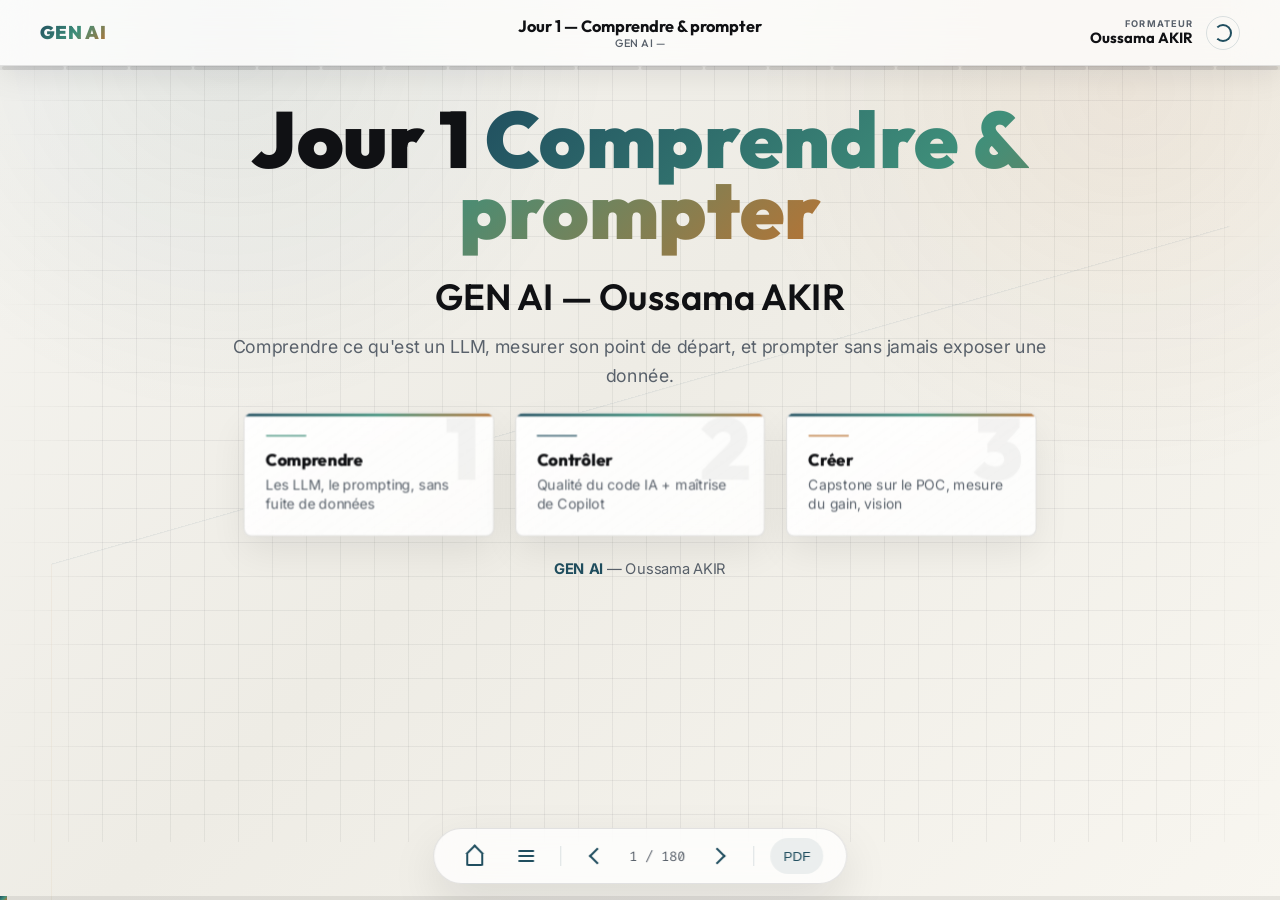
<file: index.html>
<!DOCTYPE html>
<html lang="fr">
<!--
  ============================================================================
  TEMPLATE GEN AI — base pour les decks de la formation CA Titres (3 jours)
  ============================================================================
  Branding : "GEN AI" (wordmark) + "Oussama AKIR". AUCUN logo externe, AUCUN
  logo d'ecole tierce. Police avec fallback systeme (proxy bancaire safe).

  CONTRAT DE SLIDE (a respecter par tout generateur de deck) :
    <section class="slide" data-toc="Titre chapitre|Sous-titre|couleur">...</section>
      - data-toc present  => la slide demarre un chapitre, apparait au sommaire.
      - data-toc absent    => slide interne au chapitre courant.
      - couleur in {blue, green, purple, orange, cyan, red} (badge + sommaire).
    NE JAMAIS ecrire goToSlide(N) en dur. La navigation, le sommaire, le
    compteur et la barre de progression sont construits dynamiquement depuis le
    DOM au chargement (voir <script> en bas). Concatener des fragments slide ne
    casse donc jamais la navigation.

  TYPES DE SLIDE FOURNIS (classes utilitaires, voir CSS) :
    cover, toc (auto-genere), card/grid-2..4, info/success/warning-box,
    metric-card, pillar-card, table, tag, feature-list, step-row, code-block,
    comparison-row, dataflow, conceptest (vote interactif), benchmark-delta,
    avant-apres, checklist-anim, insight (citation), messages-cles.
  ============================================================================
-->

<head>
    <meta charset="UTF-8">
    <meta name="viewport" content="width=device-width, initial-scale=1.0">
    <title>GEN AI - Jour 1</title>
    <link rel="preconnect" href="https://fonts.googleapis.com">
    <link
        href="https://fonts.googleapis.com/css2?family=Inter:wght@300;400;500;600;700;800&family=Outfit:wght@400;500;600;700;800;900&family=Fira+Code:wght@400;500;600;700&display=swap"
        rel="stylesheet">
    <link rel="stylesheet" href="_assets/carte-latente-theme.css">
    <script src="_assets/carte-latente-theme.js" defer></script>
    <style>
        :root {
            /* Palette GEN AI : indigo/violet generatif + cyan, semantique conservee */
            --primary: #4f46e5;
            --primary-dark: #3730a3;
            --accent-green: #10b981;
            --accent-orange: #f59e0b;
            --accent-purple: #7c3aed;
            --accent-cyan: #06b6d4;
            --accent-red: #ef4444;
            --text-main: #1e293b;
            --text-muted: #64748b;
            --bg-main: #f6f7fb;
            --bg-card: #ffffff;
            --border-light: #e6e8f0;
            --glass-border: rgba(79, 70, 229, 0.10);
            --shadow-sm: 0 1px 3px rgba(15, 23, 42, 0.05);
            --shadow-md: 0 6px 18px rgba(15, 23, 42, 0.08);
            --shadow-lg: 0 18px 40px rgba(15, 23, 42, 0.12);
            --grad-gen: linear-gradient(135deg, #4f46e5, #06b6d4 60%, #10b981);
        }

        [data-theme="dark"] {
            --text-main: #e2e8f0;
            --text-muted: #94a3b8;
            --bg-main: #0f172a;
            --bg-card: #1e293b;
            --border-light: #334155;
            --glass-border: rgba(129, 140, 248, 0.18);
        }

        * { margin: 0; padding: 0; box-sizing: border-box; }

        body {
            font-family: 'Inter', -apple-system, BlinkMacSystemFont, 'Segoe UI', Roboto, sans-serif;
            background: var(--bg-main);
            color: var(--text-main);
            overflow: hidden;
            height: 100vh;
            transition: background 0.4s ease, color 0.4s ease;
        }

        /* ---------- Header / branding GEN AI ---------- */
        header {
            position: fixed; top: 0; left: 0; right: 0; height: 60px;
            background: color-mix(in srgb, var(--bg-card) 92%, transparent);
            backdrop-filter: blur(20px);
            border-bottom: 1px solid var(--glass-border);
            box-shadow: var(--shadow-sm);
            display: grid; grid-template-columns: 1fr auto 1fr; align-items: center;
            padding: 0 2.5rem; z-index: 100;
        }
        .header-left { justify-self: start; display: flex; align-items: center; gap: 0.6rem; }
        .brand-mark {
            font-family: 'Outfit'; font-weight: 900; font-size: 1.15rem; letter-spacing: 0.02em;
            background: var(--grad-gen); -webkit-background-clip: text; background-clip: text;
            -webkit-text-fill-color: transparent;
        }
        .header-center { justify-self: center; text-align: center; }
        .deck-title { font-family: 'Outfit'; font-weight: 700; font-size: 1.02rem; color: var(--text-main); }
        .deck-sub { display: block; font-size: 0.68rem; font-weight: 500; color: var(--text-muted); letter-spacing: 0.5px; }
        .header-right { justify-self: end; display: flex; align-items: center; gap: 0.8rem; }
        .author-badge { line-height: 1.25; text-align: right; }
        .author-label { font-size: 0.58rem; color: var(--text-muted); text-transform: uppercase; letter-spacing: 0.12em; font-weight: 700; }
        .author-name { font-family: 'Outfit'; font-size: 0.92rem; font-weight: 700; color: var(--primary); }
        .theme-toggle {
            background: transparent; border: 1px solid var(--glass-border); cursor: pointer;
            width: 34px; height: 34px; border-radius: 50%; font-size: 1rem; color: var(--text-muted);
            display: flex; align-items: center; justify-content: center; transition: all 0.2s ease;
        }
        .theme-toggle:hover { color: var(--primary); border-color: var(--primary); }

        /* ---------- Chapter progress segments ---------- */
        .chapter-bar {
            position: fixed; top: 60px; left: 0; right: 0; height: 4px; display: flex; gap: 2px;
            z-index: 90; padding: 0 2px; background: transparent;
        }
        .chapter-seg { flex: 1; background: var(--border-light); border-radius: 2px; transition: background 0.3s ease; }
        .chapter-seg.done { background: var(--accent-cyan); }
        .chapter-seg.active { background: var(--primary); }

        /* ---------- Slide system ---------- */
        .slide {
            position: absolute; top: 64px; left: 0; right: 0; bottom: 0;
            display: flex; align-items: center; justify-content: center;
            opacity: 0; transform: translateX(48px) scale(0.99);
            transition: opacity 0.45s cubic-bezier(0.16, 1, 0.3, 1), transform 0.45s cubic-bezier(0.16, 1, 0.3, 1);
            pointer-events: none; padding: 1.5rem 3rem;
        }
        .slide.active { opacity: 1; transform: translateX(0) scale(1); pointer-events: all; }
        .slide.prev { opacity: 0; transform: translateX(-48px) scale(0.99); }

        .content-single, .content-full { width: 100%; max-width: 1100px; transform-origin: center center; transition: transform 0.3s ease; }
        .content-full { max-width: 1220px; }

        .slide-header { margin-bottom: 1.2rem; padding-bottom: 0.8rem; border-bottom: 2px solid var(--glass-border); }
        .slide-title { font-family: 'Outfit'; font-weight: 800; font-size: 1.85rem; color: var(--text-main); letter-spacing: -0.02em; line-height: 1.15; }

        .section-badge {
            display: inline-block; padding: 0.25rem 0.8rem; background: rgba(79, 70, 229, 0.10);
            color: var(--primary); border-radius: 20px; font-size: 0.78rem; font-weight: 700;
            margin-bottom: 0.45rem; letter-spacing: 0.4px;
        }
        .section-badge.green { background: rgba(16,185,129,.1); color: var(--accent-green); }
        .section-badge.purple { background: rgba(124,58,237,.1); color: var(--accent-purple); }
        .section-badge.orange { background: rgba(245,158,11,.1); color: var(--accent-orange); }
        .section-badge.cyan { background: rgba(6,182,212,.1); color: var(--accent-cyan); }
        .section-badge.red { background: rgba(239,68,68,.1); color: var(--accent-red); }

        /* ---------- Cover ---------- */
        .hero-title { font-family: 'Outfit'; font-weight: 900; font-size: 3.1rem; line-height: 1.08; letter-spacing: -0.03em; }
        .hero-title .accent { background: var(--grad-gen); -webkit-background-clip: text; background-clip: text; -webkit-text-fill-color: transparent; }
        .hero-subtitle { font-size: 1.15rem; color: var(--text-muted); max-width: 720px; margin: 1rem auto; line-height: 1.6; }

        /* ---------- Grids & cards ---------- */
        .grid-2 { display: grid; grid-template-columns: 1fr 1fr; gap: 1.2rem; }
        .grid-3 { display: grid; grid-template-columns: repeat(3, 1fr); gap: 1.2rem; }
        .grid-4 { display: grid; grid-template-columns: repeat(4, 1fr); gap: 1rem; }

        .card { background: var(--bg-card); border: 1px solid var(--border-light); border-radius: 16px; padding: 1.2rem; transition: transform 0.2s ease, box-shadow 0.2s ease, border-color 0.2s ease; }
        .card:hover { border-color: var(--primary); box-shadow: var(--shadow-md); transform: translateY(-3px); }
        .card-icon { font-size: 2rem; margin-bottom: 0.6rem; }
        .card-title { font-family: 'Outfit'; font-weight: 700; font-size: 1.1rem; margin-bottom: 0.4rem; }
        .card-text { font-size: 0.92rem; color: var(--text-muted); line-height: 1.5; }

        .metric-card { background: var(--bg-card); border: 1px solid var(--border-light); border-radius: 14px; padding: 1rem; text-align: center; }
        .metric-value { font-family: 'Fira Code'; font-weight: 700; font-size: 1.9rem; color: var(--primary); }
        .metric-label { font-size: 0.8rem; color: var(--text-muted); margin-top: 0.2rem; }
        .metric-card.success { border-color: var(--accent-green); } .metric-card.success .metric-value { color: var(--accent-green); }
        .metric-card.warning { border-color: var(--accent-orange); } .metric-card.warning .metric-value { color: var(--accent-orange); }
        .metric-card.purple { border-color: var(--accent-purple); } .metric-card.purple .metric-value { color: var(--accent-purple); }

        .info-box, .success-box, .warning-box { padding: 1rem 1.2rem; border-radius: 12px; font-size: 0.92rem; line-height: 1.5; }
        .info-box { background: rgba(79,70,229,.05); border-left: 4px solid var(--primary); }
        .info-box-title { font-family: 'Outfit'; font-weight: 700; font-size: 1rem; color: var(--primary); margin-bottom: 0.4rem; display: flex; align-items: center; gap: 0.4rem; }
        .success-box { background: rgba(16,185,129,.05); border-left: 4px solid var(--accent-green); }
        .success-box-title { font-family: 'Outfit'; font-weight: 700; font-size: 1rem; color: var(--accent-green); margin-bottom: 0.4rem; }
        .warning-box { background: rgba(245,158,11,.06); border-left: 4px solid var(--accent-orange); }
        .warning-box-title { font-family: 'Outfit'; font-weight: 700; font-size: 1rem; color: var(--accent-orange); margin-bottom: 0.4rem; }

        table { width: 100%; border-collapse: collapse; font-size: 0.92rem; }
        th, td { padding: 0.55rem 0.7rem; text-align: left; border-bottom: 1px solid var(--border-light); }
        th { font-family: 'Outfit'; font-weight: 600; color: var(--text-muted); font-size: 0.78rem; text-transform: uppercase; letter-spacing: 0.5px; }
        td.highlight { color: var(--primary); font-weight: 600; }
        tr.best { background: rgba(16,185,129,.06); }

        .tag { display: inline-block; padding: 0.25rem 0.7rem; border-radius: 14px; font-size: 0.85rem; font-weight: 600; margin: 0.1rem; }
        .tag-blue { background: rgba(79,70,229,.1); color: var(--primary); }
        .tag-green { background: rgba(16,185,129,.1); color: var(--accent-green); }
        .tag-orange { background: rgba(245,158,11,.1); color: var(--accent-orange); }
        .tag-red { background: rgba(239,68,68,.1); color: var(--accent-red); }
        .tag-purple { background: rgba(124,58,237,.1); color: var(--accent-purple); }
        .tag-cyan { background: rgba(6,182,212,.1); color: var(--accent-cyan); }

        .feature-list { list-style: none; padding: 0; }
        .feature-list li { padding: 0.45rem 0; border-bottom: 1px solid var(--glass-border); display: flex; align-items: center; gap: 0.8rem; font-size: 0.98rem; }
        .feature-list li:last-child { border-bottom: none; }
        .feature-list li::before { content: '\2192'; color: var(--accent-green); font-weight: bold; font-size: 1.2rem; }

        .pillar-card { background: var(--bg-card); border: 2px solid var(--border-light); border-radius: 18px; padding: 1.4rem; text-align: center; transition: transform 0.3s ease, box-shadow 0.3s ease; position: relative; overflow: hidden; }
        .pillar-card:hover { transform: translateY(-4px); box-shadow: var(--shadow-lg); }
        .pillar-card::before { content: ''; position: absolute; top: 0; left: 0; right: 0; height: 4px; background: var(--grad-gen); }
        .pillar-card.p1::before { background: var(--accent-green); }
        .pillar-card.p2::before { background: var(--accent-purple); }
        .pillar-card.p3::before { background: var(--accent-orange); }
        .pillar-num { font-family: 'Fira Code'; font-size: 2.5rem; font-weight: 800; opacity: 0.12; position: absolute; top: 0.4rem; right: 1rem; }
        .pillar-icon { font-size: 2.2rem; margin-bottom: 0.5rem; }
        .pillar-title { font-family: 'Outfit'; font-weight: 800; font-size: 1.2rem; margin-bottom: 0.3rem; }
        .pillar-desc { font-size: 0.9rem; color: var(--text-muted); line-height: 1.4; }

        code { font-family: 'Fira Code', monospace; background: rgba(79,70,229,.08); padding: 0.15rem 0.35rem; border-radius: 4px; font-size: 0.82em; color: var(--primary); }
        .code-block { background: #0f172a; border: 1px solid #1e293b; border-radius: 12px; padding: 0.9rem 1.1rem; overflow-x: auto; margin-top: 0.5rem; }
        .code-block pre { color: #e2e8f0; font-family: 'Fira Code'; font-size: 0.78rem; margin: 0; white-space: pre; line-height: 1.55; }
        .code-block .kw { color: #c084fc; } .code-block .fn { color: #67e8f9; } .code-block .str { color: #86efac; } .code-block .cm { color: #64748b; } .code-block .num { color: #fbbf24; }

        .step-row { display: flex; align-items: center; gap: 0.6rem; margin: 0.4rem 0; }
        .step-num { width: 28px; height: 28px; border-radius: 50%; display: flex; align-items: center; justify-content: center; font-family: 'Fira Code'; font-weight: 700; font-size: 0.85rem; color: white; flex-shrink: 0; background: var(--primary); }
        .step-num.green { background: var(--accent-green); } .step-num.purple { background: var(--accent-purple); } .step-num.orange { background: var(--accent-orange); }
        .step-text { font-size: 0.95rem; line-height: 1.4; }

        .comparison-row { display: flex; gap: 1rem; align-items: stretch; }
        .comparison-col { flex: 1; padding: 1rem; border-radius: 12px; border: 2px solid var(--border-light); background: var(--bg-card); }
        .comparison-col.vs { flex: 0 0 40px; display: flex; align-items: center; justify-content: center; border: none; background: none; font-family: 'Outfit'; font-weight: 900; font-size: 1.2rem; color: var(--text-muted); }

        /* ---------- Figures (images + SVG) ---------- */
        .fig { text-align: center; margin: 0.6rem 0; }
        .fig img { max-width: 100%; max-height: 50vh; border-radius: 16px; box-shadow: var(--shadow-lg); border: 1px solid var(--border-light); }
        .fig .cap { font-size: 0.82rem; color: var(--text-muted); margin-top: 0.45rem; font-style: italic; }
        .fig-svg { width: 100%; max-width: 940px; height: auto; margin: 0 auto; display: block; }
        .fig-svg .lbl { font-family: 'Outfit', sans-serif; font-weight: 700; }
        .fig-svg .sub { font-family: 'Inter', sans-serif; }

        /* ---------- Slide "ouverture sur le monde reel" (lien externe) ---------- */
        .link-out .kicker { font-size: 0.85rem; color: var(--text-muted); text-transform: uppercase; letter-spacing: 0.12em; font-weight: 700; }
        .link-out .src { font-family: 'Outfit'; font-weight: 800; font-size: 1.7rem; margin: 0.5rem 0 0.2rem; }
        .btn-link { display: inline-flex; align-items: center; gap: 0.5rem; margin-top: 1.1rem; padding: 0.75rem 1.5rem; background: var(--grad-gen); color: #fff !important; border-radius: 30px; font-family: 'Outfit'; font-weight: 700; text-decoration: none; font-size: 1rem; box-shadow: var(--shadow-md); transition: transform 0.2s ease; }
        .btn-link:hover { transform: translateY(-2px); }
        .link-url { font-family: 'Fira Code'; font-size: 0.8rem; color: var(--text-muted); margin-top: 0.6rem; word-break: break-all; }

        /* ---------- Carte modèle (style PES) ---------- */
        .pes-card { max-width: 640px; margin: 0.4rem auto 0; border-radius: 20px; overflow: hidden; border: 2px solid var(--border-light); background: var(--bg-card); box-shadow: var(--shadow-lg); }
        .pes-card.pes-frontier { border-color: var(--primary); }
        .pes-card.pes-open { border-color: var(--accent-green); }
        .pes-top { display: flex; align-items: center; gap: 1rem; padding: 1.05rem 1.3rem; background: var(--grad-gen); color: #fff; }
        .pes-card.pes-open .pes-top { background: linear-gradient(135deg, var(--accent-green), var(--accent-cyan)); }
        .pes-ovr { text-align: center; min-width: 78px; }
        .pes-ovr-num { font-family: 'Fira Code'; font-weight: 800; font-size: 2.5rem; line-height: 1; }
        .pes-ovr-lbl { font-size: 0.6rem; text-transform: uppercase; letter-spacing: 0.1em; opacity: 0.92; }
        .pes-id { flex: 1; }
        .pes-name { font-family: 'Outfit'; font-weight: 800; font-size: 1.65rem; line-height: 1.1; }
        .pes-editor { font-size: 0.9rem; opacity: 0.95; margin-top: 0.15rem; }
        .pes-editor .tag { background: rgba(255,255,255,0.22); color: #fff; }
        .pes-tier { font-family: 'Outfit'; font-weight: 800; font-size: 0.72rem; letter-spacing: 0.08em; padding: 0.3rem 0.7rem; border: 1.5px solid rgba(255,255,255,0.65); border-radius: 20px; white-space: nowrap; }
        .pes-body { padding: 1rem 1.3rem; }
        .pes-row { display: flex; gap: 0.8rem; padding: 0.42rem 0; border-bottom: 1px solid var(--glass-border); font-size: 0.95rem; }
        .pes-row:last-child { border-bottom: none; }
        .pes-k { min-width: 132px; color: var(--text-muted); font-weight: 700; font-size: 0.82rem; text-transform: uppercase; letter-spacing: 0.03em; }
        .pes-v { flex: 1; }
        .pes-tags { margin: 0.5rem 0 0.2rem; }

        /* ---------- Carte modèle moderne (full-screen, riche) ---------- */
        .model-card { width: 100%; max-width: 1200px; margin: 0 auto; border-radius: 22px; overflow: hidden; border: 1px solid var(--border-light); background: var(--bg-card); box-shadow: var(--shadow-lg); display: flex; flex-direction: column; min-height: 74vh; }
        .model-card.mc-frontier { border-top: 6px solid var(--primary); }
        .model-card.mc-open { border-top: 6px solid var(--accent-green); }
        .mc-head { display: flex; justify-content: space-between; align-items: flex-start; gap: 1.5rem; padding: 1.3rem 1.8rem 1rem; flex-wrap: wrap; }
        .mc-name { font-family: 'Outfit'; font-weight: 900; font-size: 2.3rem; line-height: 1; letter-spacing: -0.02em; }
        .mc-meta { color: var(--text-muted); font-size: 0.98rem; margin-top: 0.45rem; }
        .mc-tier { font-weight: 700; color: var(--primary); }
        .model-card.mc-open .mc-tier { color: var(--accent-green); }
        .mc-stats { display: flex; gap: 1.4rem; }
        .mc-stat { text-align: center; min-width: 86px; }
        .mc-stat-num { font-family: 'Fira Code'; font-weight: 800; font-size: 1.7rem; color: var(--text-main); line-height: 1; }
        .mc-stat.mc-code .mc-stat-num { color: var(--primary); }
        .model-card.mc-open .mc-stat.mc-code .mc-stat-num { color: var(--accent-green); }
        .mc-stat-lbl { font-size: 0.66rem; color: var(--text-muted); text-transform: uppercase; letter-spacing: 0.04em; margin-top: 0.28rem; line-height: 1.25; }
        .mc-vs { padding: 0.65rem 1.8rem; background: rgba(79,70,229,.05); border-top: 1px solid var(--glass-border); border-bottom: 1px solid var(--glass-border); font-size: 0.95rem; }
        .model-card.mc-open .mc-vs { background: rgba(16,185,129,.05); }
        .mc-up { color: var(--accent-green); font-weight: 700; } .mc-down { color: var(--accent-orange); font-weight: 700; }
        .mc-body { display: grid; grid-template-columns: 1fr 1fr; gap: 2rem; padding: 1.2rem 1.8rem; flex: 1 1 auto; align-content: center; }
        .mc-col-h { font-family: 'Outfit'; font-weight: 700; font-size: 1.05rem; margin-bottom: 0.5rem; display: flex; align-items: center; gap: 0.4rem; }
        .mc-body .feature-list li { font-size: 0.95rem; padding: 0.35rem 0; }
        .mc-foot { padding: 0.75rem 1.8rem 1.1rem; font-size: 0.76rem; color: var(--text-muted); border-top: 1px solid var(--glass-border); font-family: 'Fira Code'; }

        /* ---------- Checkpoint : questions "On vérifie" + recap "Ce qu'il faut retenir" ---------- */
        .qa-lead { font-size: 1.15rem; color: var(--text-muted); margin: 0.5rem 0 1.5rem; }
        .qa-list { display: flex; flex-direction: column; gap: 1rem; }
        .qa-item { display: flex; align-items: flex-start; gap: 1.1rem; background: var(--bg-card); border: 1px solid var(--border-light); border-left: 5px solid var(--primary); border-radius: 14px; padding: 1.1rem 1.4rem; box-shadow: 0 4px 14px rgba(0,0,0,.05); }
        .qa-num { flex: 0 0 auto; width: 40px; height: 40px; border-radius: 50%; background: var(--grad-gen); color: #fff; font-family: 'Outfit'; font-weight: 800; font-size: 1.3rem; display: flex; align-items: center; justify-content: center; }
        .qa-text { font-size: 1.25rem; font-weight: 600; line-height: 1.45; padding-top: 0.3rem; }
        .qa-green .qa-item { border-left-color: var(--accent-green); } .qa-green .qa-num { background: var(--accent-green); }
        .qa-orange .qa-item { border-left-color: var(--accent-orange); } .qa-orange .qa-num { background: var(--accent-orange); }
        .qa-red .qa-item { border-left-color: var(--accent-red); } .qa-red .qa-num { background: var(--accent-red); }
        .qa-purple .qa-item { border-left-color: var(--accent-purple); } .qa-purple .qa-num { background: var(--accent-purple); }
        .qa-cyan .qa-item { border-left-color: var(--accent-cyan); } .qa-cyan .qa-num { background: var(--accent-cyan); }
        .retenir-box { background: linear-gradient(135deg, rgba(79,70,229,.06), rgba(16,185,129,.06)); border: 1px solid var(--border-light); border-radius: 18px; padding: 1.5rem 2rem; }
        .retenir-box .feature-list li { font-size: 1.2rem; padding: 0.7rem 0; }
        .retenir-box .feature-list li::before { content: '\2714'; color: var(--accent-green); }

        /* ---------- Timeline verticale (cartes alternees, style frise) ---------- */
        .tl { position: relative; max-width: 900px; margin: 0.4rem auto 0; padding: 0.3rem 0; }
        .tl::before { content: ''; position: absolute; left: 50%; top: 0; bottom: 0; width: 3px; background: var(--border-light); transform: translateX(-50%); }
        .tl-item { position: relative; width: 50%; padding: 0.35rem 1.5rem; box-sizing: border-box; }
        .tl-item.l { left: 0; text-align: right; }
        .tl-item.r { left: 50%; text-align: left; }
        .tl-dot { position: absolute; top: 0.9rem; width: 14px; height: 14px; border-radius: 50%; background: var(--primary); border: 3px solid var(--bg-card); }
        .tl-item.l .tl-dot { right: -8px; }
        .tl-item.r .tl-dot { left: -8px; }
        .tl-card { display: inline-block; text-align: left; background: var(--bg-card); border: 1px solid var(--border-light); border-radius: 12px; padding: 0.55rem 0.9rem; box-shadow: 0 4px 14px rgba(0,0,0,.05); max-width: 340px; }
        .tl-year { display: inline-block; background: var(--grad-gen); color: #fff; font-weight: 800; font-size: 0.7rem; padding: 0.08rem 0.55rem; border-radius: 20px; letter-spacing: .02em; }
        .tl-title { font-family: 'Outfit'; font-weight: 800; font-size: 1rem; line-height: 1.2; margin-top: 0.25rem; }
        .tl-sub { font-size: 0.82rem; color: var(--text-muted); line-height: 1.3; }

        /* ---------- ConcepTest interactif (vote cliquable) ---------- */
        .conceptest .ct-q { font-family: 'Outfit'; font-weight: 700; font-size: 1.3rem; margin-bottom: 1rem; }
        .ct-options { display: grid; grid-template-columns: 1fr 1fr; gap: 0.8rem; }
        .ct-option { display: flex; align-items: center; gap: 0.7rem; padding: 0.9rem 1.1rem; border: 2px solid var(--border-light); border-radius: 12px; cursor: pointer; transition: all 0.2s ease; background: var(--bg-card); font-size: 0.98rem; }
        .ct-option:hover { border-color: var(--primary); transform: translateY(-2px); }
        .ct-option .ct-key { width: 28px; height: 28px; border-radius: 8px; background: rgba(79,70,229,.1); color: var(--primary); font-family: 'Fira Code'; font-weight: 700; display: flex; align-items: center; justify-content: center; flex-shrink: 0; }
        .ct-option.correct { border-color: var(--accent-green); background: rgba(16,185,129,.08); }
        .ct-option.correct .ct-key { background: var(--accent-green); color: #fff; }
        .ct-option.wrong { border-color: var(--accent-red); background: rgba(239,68,68,.06); opacity: 0.7; }
        .ct-explain { margin-top: 1rem; padding: 0.9rem 1.1rem; border-radius: 12px; background: rgba(79,70,229,.05); border-left: 4px solid var(--primary); font-size: 0.92rem; line-height: 1.5; display: none; }
        .ct-explain.show { display: block; animation: fadeInUp 0.4s ease; }

        /* ---------- Benchmark delta ---------- */
        .delta-wrap { display: flex; align-items: center; justify-content: center; gap: 1.5rem; flex-wrap: wrap; }
        .delta-card { padding: 1.4rem 1.8rem; border-radius: 16px; text-align: center; border: 2px solid var(--border-light); background: var(--bg-card); min-width: 180px; }
        .delta-card .dv { font-family: 'Fira Code'; font-weight: 800; font-size: 2.4rem; }
        .delta-card.before .dv { color: var(--accent-orange); }
        .delta-card.after .dv { color: var(--accent-green); }
        .delta-arrow { font-size: 2.2rem; color: var(--primary); }

        /* ---------- Insight / citation ---------- */
        .insight-quote { font-family: 'Outfit'; font-weight: 600; font-size: 1.6rem; line-height: 1.4; max-width: 820px; margin: 0 auto; }
        .insight-quote .hl { background: var(--grad-gen); -webkit-background-clip: text; background-clip: text; -webkit-text-fill-color: transparent; }

        /* ---------- Auto-generated TOC ---------- */
        .toc-grid { display: grid; grid-template-columns: 1fr 1fr; gap: 0.8rem 2rem; }
        .toc-entry { display: flex; align-items: center; gap: 1rem; padding: 0.7rem 1rem; border-radius: 12px; cursor: pointer; transition: all 0.2s ease; border: 1px solid transparent; }
        .toc-entry:hover { background: rgba(79,70,229,.05); border-color: var(--glass-border); transform: translateX(4px); }
        .toc-num { font-family: 'Fira Code'; font-weight: 700; font-size: 1.3rem; color: var(--primary); min-width: 2rem; }
        .toc-num.green { color: var(--accent-green); } .toc-num.purple { color: var(--accent-purple); } .toc-num.orange { color: var(--accent-orange); } .toc-num.cyan { color: var(--accent-cyan); } .toc-num.red { color: var(--accent-red); }
        .toc-content { display: flex; flex-direction: column; flex: 1; }
        .toc-title { font-family: 'Outfit'; font-weight: 600; font-size: 1.05rem; }
        .toc-page { font-size: 0.8rem; color: var(--text-muted); }
        .slide.active .toc-entry { animation: tocSlideIn 0.4s cubic-bezier(0.16,1,0.3,1) backwards; }

        /* ---------- Animations ---------- */
        @keyframes fadeInUp { from { opacity: 0; transform: translateY(22px); } to { opacity: 1; transform: translateY(0); } }
        @keyframes slideInLeft { from { opacity: 0; transform: translateX(-26px); } to { opacity: 1; transform: translateX(0); } }
        @keyframes tocSlideIn { from { opacity: 0; transform: translateX(-18px); } to { opacity: 1; transform: translateX(0); } }
        @keyframes pop { from { opacity: 0; transform: scale(0.9); } to { opacity: 1; transform: scale(1); } }

        .slide.active .card, .slide.active .pillar-card, .slide.active .metric-card, .slide.active .ct-option, .slide.active .delta-card { animation: fadeInUp 0.55s cubic-bezier(0.16,1,0.3,1) backwards; }
        .slide.active .card:nth-child(1), .slide.active .pillar-card:nth-child(1), .slide.active .ct-option:nth-child(1), .slide.active .toc-entry:nth-child(1) { animation-delay: 0.06s; }
        .slide.active .card:nth-child(2), .slide.active .pillar-card:nth-child(2), .slide.active .ct-option:nth-child(2), .slide.active .toc-entry:nth-child(2) { animation-delay: 0.12s; }
        .slide.active .card:nth-child(3), .slide.active .pillar-card:nth-child(3), .slide.active .ct-option:nth-child(3), .slide.active .toc-entry:nth-child(3) { animation-delay: 0.18s; }
        .slide.active .card:nth-child(4), .slide.active .ct-option:nth-child(4), .slide.active .toc-entry:nth-child(4) { animation-delay: 0.24s; }
        .slide.active .toc-entry:nth-child(5) { animation-delay: 0.30s; }
        .slide.active table { animation: fadeInUp 0.55s cubic-bezier(0.16,1,0.3,1) backwards; animation-delay: 0.12s; }
        .slide.active .info-box, .slide.active .success-box, .slide.active .warning-box { animation: slideInLeft 0.5s cubic-bezier(0.16,1,0.3,1) backwards; animation-delay: 0.2s; }
        .slide.active .slide-header { animation: slideInLeft 0.4s cubic-bezier(0.16,1,0.3,1) backwards; }
        .slide.active .insight-quote { animation: pop 0.6s cubic-bezier(0.16,1,0.3,1) backwards; animation-delay: 0.1s; }

        .text-center { text-align: center; }
        .mb-1 { margin-bottom: 0.5rem; } .mb-2 { margin-bottom: 1rem; } .mt-1 { margin-top: 0.5rem; } .mt-2 { margin-top: 1rem; }
        .level-indicator { display: inline-flex; align-items: center; gap: 0.3rem; padding: 0.15rem 0.5rem; border-radius: 8px; font-size: 0.7rem; font-weight: 700; letter-spacing: 0.5px; }
        .level-1 { background: rgba(79,70,229,.1); color: var(--primary); }
        .level-2 { background: rgba(124,58,237,.1); color: var(--accent-purple); }
        .level-3 { background: rgba(6,182,212,.1); color: var(--accent-cyan); }

        /* ---------- Nav / progress ---------- */
        .progress-bar { position: fixed; bottom: 0; left: 0; right: 0; height: 3px; background: rgba(79,70,229,.1); z-index: 200; }
        .progress-fill { height: 100%; background: var(--grad-gen); transition: width 0.4s ease; }
        nav { position: fixed; bottom: 1.6rem; left: 50%; transform: translateX(-50%); display: flex; align-items: center; gap: 1rem; z-index: 200; background: color-mix(in srgb, var(--bg-card) 94%, transparent); backdrop-filter: blur(20px); padding: 0.55rem 1.4rem; border-radius: 50px; border: 1px solid var(--glass-border); box-shadow: var(--shadow-lg); }
        .nav-btn { background: transparent; border: none; cursor: pointer; width: 36px; height: 36px; border-radius: 50%; display: flex; align-items: center; justify-content: center; color: var(--primary); transition: all 0.2s ease; font-size: 1.2rem; }
        .nav-btn:hover { background: rgba(79,70,229,.1); transform: scale(1.12); }
        .nav-separator { width: 1px; height: 20px; background: var(--glass-border); }
        .slide-counter { font-family: 'Fira Code'; font-size: 0.85rem; color: var(--text-muted); }
        .nav-home { font-size: 0.95rem; }

        @media print {
            @page { size: landscape; margin: 0; }
            * { -webkit-print-color-adjust: exact !important; print-color-adjust: exact !important; }
            body { overflow: visible; height: auto; background: white; }
            header, nav, .progress-bar, .chapter-bar, .pdf-btn, .theme-toggle { display: none !important; }
            .slide { position: relative !important; inset: auto !important; opacity: 1 !important; transform: none !important; pointer-events: all !important; display: flex !important; width: 100vw; height: 100vh; padding: 1.5rem 2.5rem; page-break-after: always; break-after: page; page-break-inside: avoid; break-inside: avoid; }
            .slide:last-child { page-break-after: auto; }
            .card, .metric-card, .pillar-card { box-shadow: none; border: 1px solid #e2e8f0; }
            .info-box, .success-box, .warning-box, .code-block, table, .ct-option, .delta-card { break-inside: avoid; }
            .ct-explain { display: block !important; }
            body { counter-reset: slide-counter; }
            .slide::after { content: counter(slide-counter); counter-increment: slide-counter; position: absolute; bottom: 0.8rem; right: 1.5rem; font-family: 'Fira Code', monospace; font-size: 0.75rem; color: #94a3b8; }
            .slide * { animation: none !important; opacity: 1 !important; transform: none !important; }
        }
    </style>
</head>

<body class="latent-design">
    <header>
        <div class="header-left">
            <span class="brand-mark">GEN&nbsp;AI</span>
        </div>
        <div class="header-center">
            <div class="deck-title" id="deck-title">Jour 1 &mdash; Comprendre &amp; prompter
                <span class="deck-sub" id="deck-sub">GEN AI &mdash;</span>
            </div>
        </div>
        <div class="header-right">
            <div class="author-badge">
                <div class="author-label">Formateur</div>
                <div class="author-name">Oussama AKIR</div>
            </div>
            <button class="theme-toggle" onclick="toggleTheme()" title="Thème clair / sombre">&#9789;</button>
        </div>
    </header>

    <div class="chapter-bar" id="chapter-bar"></div>

    <main id="slides-container">

        <!-- ============ COVER (data-toc absent : pas au sommaire) ============ -->
        <section class="slide active">
            <div class="content-full text-center">
                <h1 class="hero-title">Jour 1 <span class="accent">Comprendre &amp; prompter</span><br>
                    <span style="font-size: 0.46em; font-weight: 600;">GEN AI &mdash; Oussama AKIR</span>
                </h1>
                <p class="hero-subtitle">Comprendre ce qu'est un LLM, mesurer son point de d&eacute;part, et prompter sans jamais exposer une donn&eacute;e.</p>
                <div class="grid-3 mt-2" style="max-width: 820px; margin: 1.5rem auto 0;">
                    <div class="pillar-card p1"><div class="pillar-num">1</div><div class="pillar-icon">&#129504;</div><div class="pillar-title">Comprendre</div><div class="pillar-desc">Les LLM, le prompting, sans fuite de données</div></div>
                    <div class="pillar-card p2"><div class="pillar-num">2</div><div class="pillar-icon">&#128737;</div><div class="pillar-title">Contrôler</div><div class="pillar-desc">Qualité du code IA + maîtrise de Copilot</div></div>
                    <div class="pillar-card p3"><div class="pillar-num">3</div><div class="pillar-icon">&#128640;</div><div class="pillar-title">Créer</div><div class="pillar-desc">Capstone sur le POC, mesure du gain, vision</div></div>
                </div>
                <div style="margin-top: 1.5rem; color: var(--text-muted); font-size: 0.95rem;"><strong style="color: var(--primary);">GEN AI</strong> &mdash; Oussama AKIR</div>
            </div>
        </section>

        <!-- ============ SOMMAIRE (genere dynamiquement dans #toc-list) ============ -->
        <section class="slide">
            <div class="content-single">
                <div class="slide-header" style="border-bottom: none; margin-bottom: 0.6rem;">
                    <h2 class="slide-title" style="font-size: 2.1rem;"><span style="color: var(--primary);">&mdash;</span> Sommaire</h2>
                </div>
                <p style="color: var(--text-muted); font-size: 0.95rem; margin-bottom: 1.2rem; font-style: italic;" id="toc-count"></p>
                <div class="toc-grid" id="toc-list"><!-- rempli au chargement --></div>
            </div>
        </section>

        <section class="slide" data-toc="Ouverture &amp; cadre|Pourquoi l'IA gen, et les règles du jeu|blue">
    <div class="content-full text-center">
        <div class="slide-header" style="border:none;">
            <span class="section-badge">Acte 1 &mdash; Ouverture</span>
            <h2 class="slide-title">Trois jours pour apprivoiser l'IA générative</h2>
        </div>
        <div class="insight-quote mt-2">Avant de prompter, on pose le <span class="hl">cadre</span> : pourquoi on est là, et comment on en tire le maximum.</div>
    </div>
</section>

<section class="slide">
    <div class="content-single">
        <div class="slide-header"><span class="section-badge">Ce qu'on vise</span><h2 class="slide-title">À la fin des 3 jours, vous saurez</h2></div>
        <ul class="feature-list">
            <li>&#129504; <strong>Comprendre &amp; cadrer l'IA</strong> &mdash; ce qu'elle fait, ses limites, RGPD &amp; secret bancaire</li>
            <li>&#127919; <strong>Choisir le bon outil &amp; prompter sans jamais exposer une ligne interne</strong></li>
            <li>&#128736;&#65039; <strong>Maîtriser Copilot (CLI, VS Code, web)</strong> &mdash; bien au-delà de la complétion</li>
            <li>&#129514; <strong>Générer ET valider du code</strong> &mdash; tests, legacy, migration JSF &rarr; Angular</li>
            <li>&#128640; <strong>Livrer un POC mesuré</strong>, en confiance</li>
        </ul>
        <div class="info-box mt-2"><div class="info-box-title">&#9989; En clair</div>Les <strong>33 objectifs</strong> du programme, condensés en 5 résultats concrets. On vérifie en J3 que chacun est atteint.</div>
    </div>
</section>

<section class="slide">
    <div class="content-single">
        <div class="slide-header"><span class="section-badge">Pourquoi vous êtes là</span><h2 class="slide-title">Quatre bonnes raisons d'être dans la salle</h2></div>
        <div class="grid-4">
            <div class="card"><div class="card-icon">&#128302;</div><div class="card-title">Anticiper</div><div class="card-text">Voir venir l'évolution du métier de dev plutôt que la subir.</div></div>
            <div class="card"><div class="card-icon">&#128064;</div><div class="card-title">Curiosité</div><div class="card-text">Comprendre vraiment ce qui se passe sous le capot d'un LLM.</div></div>
            <div class="card"><div class="card-icon">&#9201;</div><div class="card-title">Gagner du temps</div><div class="card-text">Déléguer les tâches répétitives sans perdre le contrôle.</div></div>
            <div class="card"><div class="card-icon">&#128293;</div><div class="card-title">Sortir de la routine</div><div class="card-text">Alléger le quotidien sur le code legacy et les tâches ingrates.</div></div>
        </div>
    </div>
</section>

<section class="slide">
    <div class="content-full text-center">
        <div class="slide-header" style="border:none;"><span class="section-badge">Pourquoi maintenant</span><h2 class="slide-title">Sauter avant l'explosion</h2></div>
        <div class="fig mt-1" style="margin:0.4rem auto 0;">
            <video src="sauterAvantExplosioon.mp4" controls preload="metadata" style="max-height:58vh;max-width:100%;border-radius:16px;display:block;margin:0 auto;"></video>
        </div>
        <p class="hero-subtitle mt-2">Le bon moment pour monter dans le train de l'IA, c'est <strong>avant</strong> qu'il file &mdash; pas après.</p>
    </div>
</section>

<section class="slide">
    <div class="content-single">
        <div class="slide-header"><span class="section-badge cyan">Notre contrat</span><h2 class="slide-title">On finit le formulaire &mdash; c'est notre boussole</h2></div>
        <div class="info-box"><div class="info-box-title">&#128203; Le formulaire = vos besoins, notre source unique</div>Vos réponses pilotent ces 3 jours : ce qu'on approfondit, les exemples, les TP. C'est <strong>le contrat de ce que vous attendez</strong> &mdash; pas mon programme à moi.</div>
        <div class="success-box mt-2"><div class="success-box-title">&#9997;&#65039; Maintenant &mdash; les deux qui manquent</div>Cinq minutes pour finir le formulaire. Sans ça, on cadre à l'aveugle pour vous.<br><a class="btn-link" href="https://tally.so/r/J9Wrv7" target="_blank" rel="noopener">https://tally.so/r/J9Wrv7</a></div>
    </div>
</section>

<section class="slide">
    <div class="content-single">
        <div class="slide-header"><span class="section-badge green">Notre terrain de jeu</span><h2 class="slide-title">100 % web &amp; GitHub &mdash; zéro blocage, zéro dépendance</h2></div>
        <div class="info-box"><div class="info-box-title">&#127760; Le choix : tout sur le web</div>Pour éviter <strong>tout blocage</strong> (réseau, licence, install, proxy), on ne touche pas à l'infra interne. Tout passe par le navigateur et GitHub : Copilot en <strong>CLI / VS Code / web</strong>, le repo, la communication, les tickets.</div>
        <div class="grid-2 mt-2">
            <div class="card"><div class="card-icon">&#128193;</div><div class="card-title">Un repo = votre QG</div><div class="card-text">Matériel, starters, instructions, diagnostic : un seul endroit, public, que vous gardez.<br><a class="btn-link" href="https://github.com/akiroussama/gen-ai-training" target="_blank" rel="noopener">github.com/akiroussama/gen-ai-training</a></div></div>
            <div class="card"><div class="card-icon">&#129302;</div><div class="card-title">Tout assisté par l'IA</div><div class="card-text">Code, tickets, doc, comms : on pilote l'IA partout. C'est <strong>l'exercice</strong> &mdash; on apprend l'IA en travaillant <em>avec</em> elle.</div></div>
        </div>
        <div class="success-box mt-2"><div class="success-box-title">&#9989; Bac à sable</div>Données 100 % fictives, projet public. Rien d'interne, donc rien à risquer &mdash; on expérimente librement.</div>
    </div>
</section>

<section class="slide">
    <div class="content-single">
        <div class="slide-header"><span class="section-badge orange">Les règles du jeu</span><h2 class="slide-title">Comment on en tire le maximum</h2></div>
        <ul class="feature-list">
            <li>&#127919; <strong>Jouez le jeu</strong> &mdash; faites les exercices, même imparfaits. On apprend en faisant, pas en regardant.</li>
            <li>&#9995; <strong>Posez vos questions</strong> &mdash; tout le temps, sans filtre. Aucune question n'est bête.</li>
            <li>&#128296; <strong>Cassez, testez, recommencez</strong> &mdash; le bac à sable est fait pour ça.</li>
            <li>&#129309; <strong>Zéro jugement</strong> &mdash; on part d'où on est ; chacun mesure SA progression, pas celle du voisin.</li>
            <li>&#128172; <strong>Dites-moi quand ça coince</strong> &mdash; trop vite, trop lent, pas clair : on ajuste en direct.</li>
        </ul>
    </div>
</section>

<section class="slide">
    <div class="content-single">
        <div class="slide-header"><span class="section-badge cyan">Diagnostic de départ</span><h2 class="slide-title">Se connaître avant de commencer</h2></div>
        <div class="grid-2">
            <div class="info-box"><div class="info-box-title">&#127919; Le principe</div>Un diagnostic <strong>complet</strong> (~40 points : auto-évaluation 1-5 + quelques questions), anonyme (pseudo de 4 caractères), sur les <strong>33 notions</strong> du programme. Une photo nette de votre point de départ.</div>
            <div class="success-box"><div class="success-box-title">&#129309; La promesse</div>Sans note. Le même diagnostic est <strong>rejoué en fin de J3</strong> : vous voyez <strong>votre</strong> progression, notion par notion.</div>
        </div>
        <div class="success-box mt-2"><div class="success-box-title">&#128279; On le lance maintenant</div>Pseudo de 4 caractères (gardez-le pour J3), puis&nbsp;: <a class="btn-link" href="https://tally.so/r/obvd41" target="_blank" rel="noopener">https://tally.so/r/obvd41</a></div>
        <div class="info-box mt-2"><div class="info-box-title">&#128218; À la clé</div>Un dossier de ressources ciblé sur les notions où vous avez le plus de marge. Se sentir perdu, c'est normal : c'est précisément l'objet des 3 jours.</div>
    </div>
</section>

<section class="slide">
    <div class="content-single">
        <div class="slide-header"><span class="section-badge">Le programme = vos demandes</span><h2 class="slide-title">Vous avez demandé, voilà quand on le fait</h2></div>
        <table>
            <tr><th>Ce que vous avez demandé</th><th>Quand</th></tr>
            <tr><td>Comprendre ce que fait vraiment un LLM</td><td class="highlight">J1</td></tr>
            <tr><td>Prompter sans exposer une ligne interne</td><td class="highlight">J1</td></tr>
            <tr><td>Ne plus écrire les tests à la main</td><td class="highlight">J2</td></tr>
            <tr><td>Copilot pour de vrai, pas juste la complétion</td><td class="highlight">J2-J3</td></tr>
            <tr><td>Migrer du JSF sans tout casser</td><td class="highlight">J2</td></tr>
            <tr><td>Livrer un truc qui tourne, et voir mon gain</td><td class="highlight">J3</td></tr>
        </table>
        <div class="info-box mt-1"><div class="info-box-title">&#128172; Vos mots</div>Repris de vos réponses au formulaire &mdash; pas un programme catalogue.</div>
    </div>
</section>

<section class="slide">
    <div class="content-full text-center">
        <div class="slide-header" style="border:none;"><span class="section-badge cyan">Au-delà des 3 jours</span><h2 class="slide-title">On ne s'arrête pas mercredi soir</h2></div>
        <p class="hero-subtitle">Du <strong>lundi 1ᵉʳ</strong> au <strong>mercredi 3 juin</strong>, on pose les bases. Mais maîtriser l'IA générative, c'est un apprentissage continu &mdash; cette formation ouvre une relation dans le temps.</p>
        <div class="grid-2 mt-2" style="max-width:820px;margin:1.2rem auto 0;">
            <div class="card"><div class="card-icon">&#128241;</div><div class="card-title">WhatsApp Channel</div><div class="card-text">Une veille triée, sans bruit. Vous vous abonnez si vous voulez &mdash; personne ne voit votre numéro.<br><a class="btn-link" href="https://whatsapp.com/channel/0029Vb8Mtvo3LdQQjvvQQQ3H" target="_blank" rel="noopener">Rejoindre le canal</a></div></div>
            <div class="card"><div class="card-icon">&#128197;</div><div class="card-title">Je reviens vers vous</div><div class="card-text">Des nouvelles à J+30, 3 mois, 12 mois &mdash; pour voir où vous en êtes et ce qu'on peut encore débloquer.</div></div>
        </div>
    </div>
</section>


<section class="slide">
    <div class="content-full text-center link-out">
        <div style="font-size: 2.6rem;">&#128220;</div>
        <div class="kicker">Pour aller plus loin &middot; le papier fondateur</div>
        <div class="src">« Attention Is All You Need »</div>
        <p class="hero-subtitle">Vaswani et al., 2017 &mdash; le papier qui a introduit le <strong>Transformer</strong>, l'architecture derrière tous les LLM d'aujourd'hui. 8 pages qui ont tout changé.</p>
        <a class="btn-link" href="https://arxiv.org/abs/1706.03762" target="_blank" rel="noopener">Ouvrir le papier (arXiv) &#8599;</a>
        <div class="link-url">arxiv.org/abs/1706.03762</div>
    </div>
</section>


<section class="slide" data-toc="Comment marche un LLM|Tokens, contexte, Transformer, limites|green">
    <div class="content-full text-center">
        <div class="slide-header" style="border:none;">
            <span class="section-badge green">Comprendre</span>
            <h2 class="slide-title">Comment marche un LLM</h2>
        </div>
        <p class="hero-subtitle">Pas de maths. Juste le modèle mental qu'il faut pour prompter juste : ce qu'il prévoit, ce qu'il oublie, ce qu'il ne fait pas.</p>
    </div>
</section>

<section class="slide">
    <div class="content-full">
        <div class="slide-header"><span class="section-badge green">Mécanique</span><h2 class="slide-title">Il ne « comprend » pas : il prédit le mot suivant</h2></div>
        <div class="fig">
            <svg class="fig-svg" viewBox="0 0 920 250" role="img" aria-label="Prediction du token suivant avec probabilites">
                <text x="20" y="42" font-family="Fira Code, monospace" font-size="19" fill="var(--text-main)">Le client passe un ordre de <tspan fill="var(--primary)" font-weight="700">______ ?</tspan></text>
                <g font-family="Inter, sans-serif">
                    <text x="20" y="99" font-size="14" fill="var(--text-main)" font-weight="600">bourse</text>
                    <rect x="160" y="85" width="430" height="20" rx="6" fill="var(--accent-green)" />
                    <text x="610" y="100" font-size="14" fill="var(--accent-green)" font-weight="700">62 %</text>
                    <text x="20" y="139" font-size="14" fill="var(--text-main)" font-weight="600">achat</text>
                    <rect x="160" y="125" width="125" height="20" rx="6" fill="var(--accent-cyan)" />
                    <text x="305" y="140" font-size="14" fill="var(--text-muted)" font-weight="700">18 %</text>
                    <text x="20" y="179" font-size="14" fill="var(--text-main)" font-weight="600">vente</text>
                    <rect x="160" y="165" width="90" height="20" rx="6" fill="var(--accent-cyan)" />
                    <text x="270" y="180" font-size="14" fill="var(--text-muted)" font-weight="700">13 %</text>
                    <text x="20" y="219" font-size="14" fill="var(--text-main)" font-weight="600">virement</text>
                    <rect x="160" y="205" width="48" height="20" rx="6" fill="var(--border-light)" />
                    <text x="228" y="220" font-size="14" fill="var(--text-muted)" font-weight="700">7 %</text>
                </g>
            </svg>
        </div>
        <div class="info-box mt-1"><div class="info-box-title">&#128161; Conséquence directe</div>Il choisit le token le plus <strong>probable</strong>, pas le plus <strong>vrai</strong>. Une suite plausible n'est pas une suite correcte : c'est la racine des hallucinations.</div>
    </div>
</section>

<section class="slide">
    <div class="content-single">
        <div class="slide-header"><span class="section-badge green">Le contexte décide</span><h2 class="slide-title">Le même mot, deux sens &mdash; «&nbsp;avocat&nbsp;»</h2></div>
        <div class="info-box"><div class="info-box-title">&#129385; Un mot n'a pas UN sens figé</div>Pour le modèle, le sens d'un mot dépend des mots autour. «&nbsp;avocat&nbsp;» bascule selon le contexte &mdash; et donc la suite qu'il prédit aussi.</div>
        <div class="comparison-row mt-2">
            <div class="comparison-col"><strong>&#129361; «&nbsp;J'ai mangé un avocat…&nbsp;»</strong><br><span style="font-size:.92rem">Suite probable&nbsp;: <em>bien mûr</em>, <em>à la cuillère</em>. &rarr; le fruit.</span></div>
            <div class="comparison-col vs">VS</div>
            <div class="comparison-col"><strong>&#9878;&#65039; «&nbsp;Mon avocat plaide…&nbsp;»</strong><br><span style="font-size:.92rem">Suite probable&nbsp;: <em>demain au tribunal</em>. &rarr; le métier.</span></div>
        </div>
        <div class="success-box mt-2"><div class="success-box-title">&#128161; Pourquoi ça compte pour vous</div>C'est pour ça que le <strong>contexte que vous donnez</strong> change tout&nbsp;: le modèle ne devine pas votre intention, il la déduit des mots présents. Contexte clair = bonne piste.</div>
    </div>
</section>

<section class="slide">
    <div class="content-full">
        <div class="slide-header"><span class="section-badge green">Vocabulaire</span><h2 class="slide-title">La cascade : du général au précis</h2></div>
        <div class="grid-2">
            <div>
                <ul class="feature-list">
                    <li><strong>IA</strong> &mdash; une machine imite un comportement intelligent</li>
                    <li><strong>Machine Learning</strong> &mdash; sous-ensemble de l'IA</li>
                    <li><strong>Deep Learning</strong> &mdash; sous-ensemble du ML</li>
                    <li><strong>IA générative</strong> &mdash; sous-ensemble du DL</li>
                    <li><strong>LLM</strong> &mdash; IA générative spécialisée texte</li>
                </ul>
                <div class="info-box mt-2"><div class="info-box-title">&#128161; À retenir</div>Chaque étage est un sous-ensemble du précédent. Un LLM est donc, tout en bas, un cas particulier de l'IA.</div>
            </div>
            <div class="fig">
                <img src="demystifying-llms-deep-dive-into-generative-models-understand-challenges-applications-llms.jpg" alt="Panorama des LLM dans l'IA générative">
                <div class="cap">Vue d'ensemble : le LLM, un cas particulier de l'IA générative.</div>
            </div>
        </div>
    </div>
</section>

<section class="slide">
    <div class="content-single">
        <div class="slide-header"><span class="section-badge green">Vocabulaire 1/5</span><h2 class="slide-title">IA : imiter l'intelligence</h2></div>
        <div class="info-box"><div class="info-box-title">&#129302; Intelligence artificielle</div>Capacité d'une machine à imiter des comportements que l'on juge intelligents (raisonner, décider, percevoir, générer).</div>
        <p class="card-text mt-2">C'est le terme le plus large. Tout le reste de la cascade vit à l'intérieur.</p>
    </div>
</section>

<section class="slide">
    <div class="content-single">
        <div class="slide-header"><span class="section-badge green">Vocabulaire 2/5</span><h2 class="slide-title">Machine Learning : on entraîne, on n'écrit pas les règles</h2></div>
        <div class="comparison-row mt-2">
            <div class="comparison-col"><strong>Programme classique</strong><br>Le dev écrit les règles à la main, ligne par ligne.</div>
            <div class="comparison-col vs">VS</div>
            <div class="comparison-col"><strong>Machine Learning</strong><br>On fournit des exemples, le modèle déduit les règles tout seul.</div>
        </div>
    </div>
</section>

<section class="slide">
    <div class="content-single">
        <div class="slide-header"><span class="section-badge green">Vocabulaire 3/5</span><h2 class="slide-title">Deep Learning : des réseaux neuronaux profonds</h2></div>
        <div class="info-box"><div class="info-box-title">&#129504; Deep Learning</div>Sous-famille du ML qui empile <strong>plusieurs couches</strong> de neurones artificiels. C'est la profondeur (le nombre de couches) qui lui donne son nom.</div>
    </div>
</section>

<section class="slide">
    <div class="content-single">
        <div class="slide-header"><span class="section-badge green">Vocabulaire 4/5</span><h2 class="slide-title">IA générative : produire du nouveau</h2></div>
        <div class="info-box"><div class="info-box-title">&#10024; IA générative</div>Sous-famille du DL qui <strong>produit un artefact nouveau</strong> : du texte, du code, une image, du son.</div>
        <p class="card-text mt-2">La différence clé : elle ne classe pas, elle ne prédit pas un label &mdash; elle <strong>crée</strong> un contenu qui n'existait pas.</p>
    </div>
</section>

<section class="slide">
    <div class="content-single">
        <div class="slide-header"><span class="section-badge green">Vocabulaire 5/5</span><h2 class="slide-title">LLM : la générative spécialisée texte</h2></div>
        <div class="info-box"><div class="info-box-title">&#128172; Large Language Model</div>IA générative <strong>spécialisée dans le texte</strong>. Et le code est du texte structuré &mdash; donc un LLM sait aussi en produire.</div>
        <p class="card-text mt-2">ChatGPT, Claude, Mistral, Gemini : tous des LLM.</p>
    </div>
</section>

<section class="slide">
    <div class="content-full text-center">
        <div class="insight-quote">Un LLM ne &laquo;&nbsp;comprend&nbsp;&raquo; pas. Il <span class="hl">prédit le token le plus probable</span> après ce qu'il vient de lire.</div>
    </div>
</section>

<section class="slide">
    <div class="content-single">
        <div class="slide-header"><span class="section-badge green">Transformer 1/3</span><h2 class="slide-title">Un token, c'est quoi ?</h2></div>
        <p class="card-text mb-2">Le texte est d'abord découpé en petites unités appelées <strong>tokens</strong>. Un token n'est pas toujours un mot entier.</p>
        <div class="grid-2 mt-2">
            <div class="card"><div class="card-icon">&#128221;</div><div class="card-title">banque</div><div class="card-text">1 token</div></div>
            <div class="card"><div class="card-icon">&#9986;</div><div class="card-title">bancaire</div><div class="card-text">2 tokens : &laquo;&nbsp;banc&nbsp;&raquo; + &laquo;&nbsp;aire&nbsp;&raquo;</div></div>
        </div>
    </div>
</section>

<section class="slide">
    <div class="content-single">
        <div class="slide-header"><span class="section-badge green">Transformer 2/3</span><h2 class="slide-title">Self-attention : tout le contexte compte</h2></div>
        <p class="card-text mb-2">Pour chaque token, le modèle <strong>pondère l'importance de TOUS les autres tokens</strong> du contexte avant de décider quoi prédire ensuite.</p>
        <div class="success-box mt-2"><div class="success-box-title">&#128081; Contexte = roi &middot; Garbage in = Garbage out</div>Ce que vous mettez dans le prompt influence directement la sortie. Un contexte propre donne une sortie propre ; un contexte pourri donne une sortie pourrie. C'est ce qui change tout vs les anciennes architectures (RNN, CNN).</div>
    </div>
</section>

<section class="slide">
    <div class="content-single">
        <div class="slide-header"><span class="section-badge red">Garbage in</span><h2 class="slide-title">Mauvais contexte → sortie médiocre</h2></div>
        <p class="card-text mb-2">Prompt vague, sans rôle ni contraintes. À copier-coller dans GPT-5.5 :</p>
        <div class="code-block"><pre>fais une fonction qui calcule des trucs sur les comptes</pre></div>
        <div class="info-box mt-2"><div class="info-box-title">&#128270; Résultat (en direct)</div><em>On l'exécute maintenant — zone à observer pendant la démo.</em></div>
    </div>
</section>

<section class="slide">
    <div class="content-single">
        <div class="slide-header"><span class="section-badge green">Garbage out... évité</span><h2 class="slide-title">Bon contexte → sortie exploitable</h2></div>
        <p class="card-text mb-2">Même besoin, contexte précis (rôle, objectif, signature, contraintes, format). À copier-coller dans GPT-5.5 :</p>
        <div class="code-block"><pre>Tu es développeur Java senior. Écris une méthode
calculerInterets(double solde, double tauxAnnuel, int jours)
qui retourne les intérêts simples (exemple fictif, aucune donnée réelle).
Ajoute la JavaDoc et 2 cas de test JUnit.</pre></div>
        <div class="success-box mt-2"><div class="success-box-title">&#9989; Résultat (en direct)</div><em>On compare côte à côte avec la sortie du prompt vague.</em></div>
    </div>
</section>

<section class="slide">
    <div class="content-single">
        <div class="slide-header"><span class="section-badge green">Transformer 3/3</span><h2 class="slide-title">Génération autorégressive : un token à la fois</h2></div>
        <div class="step-row"><div class="step-num green">1</div><div class="step-text">Le modèle prédit le token suivant le plus probable.</div></div>
        <div class="step-row"><div class="step-num green">2</div><div class="step-text">Il l'ajoute à la suite, puis recommence.</div></div>
        <div class="step-row"><div class="step-num green">3</div><div class="step-text">Chaque nouveau token dépend de tous les précédents.</div></div>
        <p class="card-text mt-2">La réponse se construit mot à mot, sans plan d'ensemble préparé à l'avance.</p>
    </div>
</section>

<section class="slide">
    <div class="content-single">
        <div class="slide-header"><span class="section-badge green">Comment il apprend</span><h2 class="slide-title">Pré-entraîné, puis affiné &mdash; 3 leviers</h2></div>
        <div class="info-box"><div class="info-box-title">&#129504; On n'écrit pas ses règles &mdash; on l'entraîne, puis on l'adapte</div>Du général au sur-mesure, trois techniques que vous croiserez partout&nbsp;:</div>
        <div class="grid-3 mt-1">
            <div class="card"><div class="card-icon">&#128218;</div><div class="card-title">Transfer learning</div><div class="card-text">On part d'un modèle qui a déjà «&nbsp;tout lu&nbsp;» (le pré-entraînement) et on réutilise ce savoir &mdash; on ne repart jamais de zéro.</div></div>
            <div class="card"><div class="card-icon">&#127919;</div><div class="card-title">Fine-tuning</div><div class="card-text">On le spécialise sur un jeu d'exemples ciblé&nbsp;: un domaine, un style, une tâche précise.</div></div>
            <div class="card"><div class="card-icon">&#128077;</div><div class="card-title">RLHF</div><div class="card-text">Des humains classent ses réponses&nbsp;; il apprend à produire ce qu'on <em>préfère</em> (utile, clair, poli).</div></div>
        </div>
        <div class="warning-box mt-2"><div class="warning-box-title">&#9888; Le piège du RLHF</div>Il apprend à <strong>plaire</strong>, pas forcément à dire <strong>vrai</strong> &mdash; d'où la sur-confiance et la flagornerie. (On creuse au chapitre «&nbsp;niveau expert&nbsp;».)</div>
    </div>
</section>

<section class="slide">
    <div class="content-single">
        <div class="slide-header"><span class="section-badge green">Limite</span><h2 class="slide-title">La fenêtre de contexte</h2></div>
        <p class="card-text mb-2">Chaque modèle a une <strong>taille maximale</strong> de contexte. Au-delà, le texte le plus ancien est tronqué &mdash; le modèle &laquo;&nbsp;oublie&nbsp;&raquo; le début.</p>
        <div class="grid-4 mt-2">
            <div class="metric-card"><div class="metric-value">4K</div><div class="metric-label">~10 pages<br>un chapitre</div></div>
            <div class="metric-card"><div class="metric-value">32K</div><div class="metric-label">~une nouvelle<br>~80 pages</div></div>
            <div class="metric-card"><div class="metric-value">128K</div><div class="metric-label">~un roman<br>≈ Harry Potter 1</div></div>
            <div class="metric-card success"><div class="metric-value">1M</div><div class="metric-label">~5 romans<br>une étagère</div></div>
        </div>
        <p class="cap mt-2">Ordres de grandeur (1 token ≈ 0,75 mot). Gemini 3.1 Ultra atteint aujourd'hui 2M tokens.</p>
    </div>
</section>

<section class="slide">
    <div class="content-single text-center">
        <div class="slide-header" style="border:none;"><span class="section-badge purple">&#128173; Une question</span><h2 class="slide-title">Si la fenêtre est immense, autant tout y déverser&nbsp;?</h2></div>
        <p class="hero-subtitle">À votre avis&nbsp;?</p>
    </div>
</section>

<section class="slide">
    <div class="content-single">
        <div class="slide-header"><span class="section-badge green">&#9989; La réponse</span><h2 class="slide-title">Non&nbsp;: plus de contexte n'est pas mieux</h2></div>
        <div class="info-box"><div class="info-box-title">&#128161; Grande fenêtre &ne; tout y mettre</div>Deux raisons. <strong>D'abord la pertinence</strong>&nbsp;: noyé sous le bruit, le modèle pondère moins bien les tokens vraiment utiles &mdash; la sortie se dégrade (garbage in, garbage out). <strong>Ensuite le coût</strong>&nbsp;: on paie chaque token d'entrée, donc un prompt gonflé = une facture gonflée. Le bon réflexe reste un contexte <strong>minimal et propre</strong>, pas maximal.</div>
    </div>
</section>

<section class="slide">
    <div class="content-single">
        <div class="slide-header"><span class="section-badge green">Limite</span><h2 class="slide-title">Le coût se compte en tokens</h2></div>
        <div class="info-box"><div class="info-box-title">&#128176; On paie au token</div>En entrée (votre prompt) <strong>et</strong> en sortie (la réponse). Prompts longs = factures longues.</div>
        <p class="card-text mt-2">Réflexe de dev : un contexte minimal et propre, ce n'est pas que de la qualité &mdash; c'est aussi du budget.</p>
    </div>
</section>

<section class="slide">
    <div class="content-single">
        <div class="slide-header"><span class="section-badge green">Limite</span><h2 class="slide-title">La coupure des connaissances</h2></div>
        <div class="warning-box"><div class="warning-box-title">&#9888; Knowledge cutoff</div>Le modèle est entraîné jusqu'à une date donnée. Il connaît <strong>mal ou pas du tout</strong> ce qui est arrivé après cette coupure.</div>
        <p class="card-text mt-2">Une librairie sortie le mois dernier, une API récente : il peut l'ignorer &mdash; ou inventer une version plausible.</p>
    </div>
</section>

<section class="slide">
    <div class="content-single">
        <div class="slide-header"><span class="section-badge green">Limite &middot; cutoff</span><h2 class="slide-title">Le cutoff des modèles récents (selon l'éditeur)</h2></div>
        <table>
            <tr><th>Modèle</th><th>Cutoff des connaissances</th></tr>
            <tr><td class="highlight">Claude Opus 4.8</td><td>janvier 2026</td></tr>
            <tr><td class="highlight">GPT-5.5</td><td>décembre 2025</td></tr>
            <tr><td class="highlight">Gemini 3.5 Flash</td><td>janvier 2026</td></tr>
        </table>
        <div class="warning-box mt-2"><div class="warning-box-title">&#9888; Conséquence</div>Même les modèles de mi-2026 ignorent ce qui est sorti après leur cutoff. Pour une lib ou une API très récente, donnez-leur la doc directement dans le prompt.</div>
        <p class="cap mt-2">Snapshot au 29 mai 2026 &middot; dates communiquées par les éditeurs (cf SSOT-modeles-IA-2026.md).</p>
    </div>
</section>

<section class="slide">
    <div class="content-single">
        <div class="slide-header"><span class="section-badge green">Limite</span><h2 class="slide-title">Pas de déterminisme garanti</h2></div>
        <div class="comparison-row mt-2">
            <div class="comparison-col"><strong>Une fonction Java</strong><br>Mêmes entrées &rarr; toujours la même sortie.</div>
            <div class="comparison-col vs">VS</div>
            <div class="comparison-col"><strong>Un LLM</strong><br>Même question &rarr; réponse parfois différente.</div>
        </div>
        <p class="card-text mt-2">La génération est probabiliste : ne comptez pas dessus comme sur un calcul exact reproductible.</p>
    </div>
</section>

<section class="slide">
    <div class="content-single">
        <div class="slide-header"><span class="section-badge green">Démo</span><h2 class="slide-title">Exagérer le hasard : à tester en direct</h2></div>
        <p class="card-text mb-2">Prompt à lancer <strong>3 fois de suite</strong> dans GPT-5.5 (puis en jonglant : raisonnement profond / normal / une version antérieure) :</p>
        <div class="code-block"><pre>Invente un nom de code original pour un projet bancaire,
en un seul mot, puis explique-le en une phrase. Sois créatif.</pre></div>
        <div class="info-box mt-2"><div class="info-box-title">&#127922; À observer (en direct)</div><em>Même prompt, plusieurs exécutions → réponses différentes. Le déterminisme n'est pas garanti ; le réglage (température, mode) change l'ampleur de la variation. Côté culture : <strong>temperature</strong> = degré de créativité / aléatoire, <strong>top_p</strong> = diversité du vocabulaire, <strong>max_tokens</strong> = longueur (et donc coût) de la réponse.</em></div>
    </div>
</section>

<section class="slide">
    <div class="content-single">
        <div class="slide-header"><span class="section-badge red">Attention</span><h2 class="slide-title">Ce qu'un LLM ne fait PAS</h2></div>
        <ul class="feature-list">
            <li>Garantir l'exactitude de ce qu'il affirme</li>
            <li>Comprendre votre intention au sens humain</li>
            <li>Accéder à votre code interne (sauf intégration explicite)</li>
            <li>Inventer des connaissances qu'il n'a pas vues sans halluciner</li>
            <li>Garantir la même réponse à la même question</li>
            <li>Apprendre de votre conversation au-delà de sa fenêtre de contexte</li>
        </ul>
    </div>
</section>

<section class="slide">
    <div class="content-single">
        <div class="slide-header"><span class="section-badge purple">Et après les LLM ?</span><h2 class="slide-title">Yann LeCun &amp; les « modèles du monde »</h2></div>
        <div class="grid-2">
            <div class="card"><div class="card-icon">&#127757;</div><div class="card-title">AMI Labs</div><div class="card-text">Yann LeCun (prix Turing) quitte Meta et lève 1,03 Md$ (record d'Europe) pour fonder AMI Labs.</div></div>
            <div class="card"><div class="card-icon">&#129529;</div><div class="card-title">JEPA, pas LLM</div><div class="card-text">Pari contrarian : des « world models » (JEPA) qui prédisent dans un espace abstrait, pas du texte token par token.</div></div>
        </div>
        <div class="info-box mt-2"><div class="info-box-title">&#128161; Pourquoi ça compte</div>Un pionnier du deep learning juge que les LLM ne suffiront pas pour la robotique, l'industrie, la santé. Le LLM est une étape puissante &mdash; pas la fin de l'histoire.</div>
    </div>
</section>

<section class="slide">
    <div class="content-single conceptest">
        <div class="slide-header"><span class="section-badge purple">ConcepTest</span><h2 class="slide-title">On vote, puis on en débat</h2></div>
        <div class="ct-q">Un LLM &laquo;&nbsp;comprend&nbsp;&raquo;-il le code qu'il génère&nbsp;?</div>
        <div class="ct-options">
            <div class="ct-option" data-correct="false"><span class="ct-key">A</span> Oui, comme un humain</div>
            <div class="ct-option" data-correct="true"><span class="ct-key">B</span> Non, il prédit le token suivant</div>
            <div class="ct-option" data-correct="false"><span class="ct-key">C</span> Seulement le code simple</div>
            <div class="ct-option" data-correct="false"><span class="ct-key">D</span> Uniquement avec un IDE</div>
        </div>
        <div class="ct-explain">Un LLM modélise des probabilités de tokens. Il n'a ni modèle du monde ni intention : d'où les hallucinations. Cliquez une réponse pour révéler.</div>
    </div>
</section>

<section class="slide">
    <div class="content-single">
        <div class="slide-header"><span class="section-badge green">Ce qu'on retient</span><h2 class="slide-title">Trois réflexes à garder</h2></div>
        <ul class="feature-list">
            <li>Un LLM <strong>prédit du texte</strong>, il ne raisonne pas et ne comprend pas.</li>
            <li>Le <strong>contexte</strong> pilote la sortie &mdash; et le coût : gardez-le propre et minimal.</li>
            <li>Coupure des connaissances + pas de déterminisme = <strong>relire et vérifier</strong>, toujours.</li>
        </ul>
    </div>
</section>


<section class="slide" data-toc="Comment marche un LLM|TP1 — mini-modèle from scratch|green">
    <div class="content-full text-center">
        <div class="slide-header" style="border:none;"><span class="section-badge green">TP1 &middot; 60 min &middot; binômes</span><h2 class="slide-title">Entraîner un mini-modèle IA, de zéro</h2></div>
        <p class="hero-subtitle">Pas de LLM, pas de scikit-learn, pas de PyTorch &mdash; <strong>Python standard uniquement</strong>. En une heure, vous entraînez un vrai modèle qui classe une demande métier CA Titres (fictive) vers la bonne filière.</p>
        <div class="fig mt-2">
            <svg class="fig-svg" viewBox="0 0 940 150" role="img" aria-label="Pipeline : phrases, tokens, vecteurs, entrainement, prediction">
                <line x1="95" y1="62" x2="845" y2="62" stroke="var(--border-light)" stroke-width="3" />
                <circle cx="95" cy="62" r="30" fill="var(--accent-green)" /><text x="95" y="62" text-anchor="middle" dominant-baseline="central" fill="#fff" font-size="22">1</text><text x="95" y="118" text-anchor="middle" fill="var(--text-main)" font-size="15">Phrases</text>
                <circle cx="282" cy="62" r="30" fill="var(--accent-green)" /><text x="282" y="62" text-anchor="middle" dominant-baseline="central" fill="#fff" font-size="22">2</text><text x="282" y="118" text-anchor="middle" fill="var(--text-main)" font-size="15">Tokens</text>
                <circle cx="470" cy="62" r="30" fill="var(--accent-green)" /><text x="470" y="62" text-anchor="middle" dominant-baseline="central" fill="#fff" font-size="22">3</text><text x="470" y="118" text-anchor="middle" fill="var(--text-main)" font-size="15">Vecteurs</text>
                <circle cx="658" cy="62" r="30" fill="var(--accent-green)" /><text x="658" y="62" text-anchor="middle" dominant-baseline="central" fill="#fff" font-size="22">4</text><text x="658" y="118" text-anchor="middle" fill="var(--text-main)" font-size="15">Entraînement</text>
                <circle cx="845" cy="62" r="30" fill="var(--accent-green)" /><text x="845" y="62" text-anchor="middle" dominant-baseline="central" fill="#fff" font-size="22">5</text><text x="845" y="118" text-anchor="middle" fill="var(--text-main)" font-size="15">Prédiction</text>
            </svg>
        </div>
        <p class="hero-subtitle mt-2" style="max-width:780px;margin:1rem auto 0;">À la fin, vous pourrez dire&nbsp;: <strong>«&nbsp;j'ai entraîné un vrai modèle IA qui lit une phrase métier et propose une filière.&nbsp;»</strong></p>
    </div>
</section>

<section class="slide">
    <div class="content-single">
        <div class="slide-header"><span class="section-badge green">TP1 &middot; ce que vous codez</span><h2 class="slide-title">Petit, mais complet</h2></div>
        <div class="grid-2 mt-1">
            <div class="card"><div class="card-icon">&#128202;</div><div class="card-title">Le modèle</div><div class="card-text">Jeu de données fictif étiqueté &middot; vectorisation bag-of-words &middot; mini-réseau 1 couche cachée (ReLU) &middot; softmax &middot; boucle d'entraînement &middot; prédiction avec score.</div></div>
            <div class="card"><div class="card-icon">&#127919;</div><div class="card-title">La cible</div><div class="card-text">Classer une demande vers 4 filières (valeurs mobilières, épargne salariale, épargne bancaire, mobilité bancaire). Réussite&nbsp;: précision de validation <strong>&gt; 80 %</strong>.</div></div>
        </div>
        <div class="step-row mt-2"><div class="step-num green">1</div><div class="step-text"><strong>0-10 min</strong> &mdash; lancer le starter, lire le jeu de données fictif</div></div>
        <div class="step-row"><div class="step-num green">2</div><div class="step-text"><strong>10-30 min</strong> &mdash; compléter <code>normaliser</code>, <code>tokeniser</code>, <code>construire_vocabulaire</code>, <code>vectoriser</code></div></div>
        <div class="step-row"><div class="step-num green">3</div><div class="step-text"><strong>30-45 min</strong> &mdash; compléter <code>softmax</code>, <code>entrainer</code>, <code>predire</code> &rarr; la précision s'affiche</div></div>
        <div class="step-row"><div class="step-num green">4</div><div class="step-text"><strong>45-60 min</strong> &mdash; effet wow (vos propres phrases) + débrief&nbsp;: qu'a-t-il vraiment appris&nbsp;?</div></div>
        <div class="warning-box mt-2"><div class="warning-box-title">&#9888; Bank-safe</div>Le dataset fourni est <strong>fictif et suffisant</strong>. Ne le remplacez jamais par des tickets, logs, écrans ou noms de clients CA réels.</div>
        <div class="success-box mt-1"><div class="success-box-title">&#128193; Starter</div><code>formation-3j-socle-comundi/ateliers/01-panorama-modeles/exercice/starter/</code></div>
    </div>
</section>


<section class="slide" data-toc="Comment marche un LLM|On vérifie ensemble|green">
    <div class="content-single">
        <div class="slide-header"><span class="section-badge green">&#128172; À vous &middot; 5 min</span><h2 class="slide-title">On vérifie ensemble</h2></div>
        <p class="qa-lead">Reformulez avec vos mots &mdash; pas de bonne réponse unique, on en discute à voix haute.</p>
        <div class="qa-list qa-green">
            <div class="qa-item"><div class="qa-num">1</div><div class="qa-text">Un LLM « invente » une méthode d'API qui n'existe pas, avec aplomb. Comment ça s'appelle, et pourquoi ça arrive même quand il a l'air sûr de lui&nbsp;?</div></div>
            <div class="qa-item"><div class="qa-num">2</div><div class="qa-text">Pourquoi le même prompt peut donner deux réponses différentes&nbsp;? Et quand est-ce un problème pour nous&nbsp;?</div></div>
        </div>
    </div>
</section>

<section class="slide" data-toc="Comment marche un LLM|Ce qu'il faut retenir|green">
    <div class="content-single">
        <div class="slide-header"><span class="section-badge green">&#128221; L'essentiel</span><h2 class="slide-title">Ce qu'il faut retenir</h2></div>
        <div class="retenir-box">
            <ul class="feature-list">
                <li>Un LLM prédit le token suivant &mdash; il ne « sait » rien, il complète. D'où les hallucinations.</li>
                <li>La fenêtre de contexte est limitée&nbsp;: au-delà, il « oublie ». Garbage in = garbage out.</li>
                <li>Réponses non déterministes par défaut &rarr; on relit toujours, on ne copie jamais les yeux fermés.</li>
            </ul>
        </div>
    </div>
</section>


<section class="slide" data-toc="Histoire des LLM|De GPT à aujourd'hui|purple">
    <div class="content-full text-center">
        <div class="slide-header" style="border:none;"><span class="section-badge purple">Le déclic</span><h2 class="slide-title">Le jour où le grand public a découvert l'IA</h2></div>
        <div class="fig mt-1" style="max-width:560px;margin:0.4rem auto 0;">
            <img src="gptlaunch.png" alt="Tweet de Sam Altman annonçant le lancement de ChatGPT le 30 novembre 2022" style="width:100%;border-radius:14px;border:1px solid var(--border-light);display:block;">
        </div>
        <p class="hero-subtitle mt-2"><strong>30 novembre 2022</strong> : ChatGPT est lancé. <strong>1 million d'utilisateurs en 5 jours</strong> &mdash; du jamais-vu. Mais l'histoire avait commencé bien avant.</p>
    </div>
</section>

<section class="slide">
    <div class="content-full text-center">
        <div class="slide-header" style="border:none;"><span class="section-badge purple">La frise</span><h2 class="slide-title">De GPT-1 à aujourd'hui &mdash; et ça accélère</h2></div>
        <div class="tl">
            <div class="tl-item l"><span class="tl-dot"></span><div class="tl-card"><span class="tl-year">2018</span><div class="tl-title">GPT-1</div><div class="tl-sub">Le 1er Transformer génératif (OpenAI).</div></div></div>
            <div class="tl-item r"><span class="tl-dot"></span><div class="tl-card"><span class="tl-year">2020</span><div class="tl-title">GPT-3</div><div class="tl-sub">175 Md de paramètres : le saut d'échelle.</div></div></div>
            <div class="tl-item l"><span class="tl-dot"></span><div class="tl-card"><span class="tl-year">nov. 2022</span><div class="tl-title">ChatGPT</div><div class="tl-sub">Le grand public découvre. 1 M d'utilisateurs en 5 jours.</div></div></div>
            <div class="tl-item r"><span class="tl-dot"></span><div class="tl-card"><span class="tl-year">2023</span><div class="tl-title">GPT-4 &amp; Claude</div><div class="tl-sub">L'IA devient un outil de dev sérieux.</div></div></div>
            <div class="tl-item l"><span class="tl-dot"></span><div class="tl-card"><span class="tl-year">2024</span><div class="tl-title">Le raisonnement (o1)</div><div class="tl-sub">Les modèles «&nbsp;réfléchissent&nbsp;» avant de répondre.</div></div></div>
            <div class="tl-item r"><span class="tl-dot"></span><div class="tl-card"><span class="tl-year">2025</span><div class="tl-title">GPT-5 &amp; DeepSeek-R1</div><div class="tl-sub">L'open rattrape ; le raisonnement se généralise.</div></div></div>
            <div class="tl-item l"><span class="tl-dot"></span><div class="tl-card"><span class="tl-year">2026</span><div class="tl-title">Opus 4.8, GPT-5.5, Gemini 3.5</div><div class="tl-sub">~1 nouveau modèle frontier par semaine.</div></div></div>
        </div>
    </div>
</section>

<section class="slide">
    <div class="content-full text-center">
        <div class="slide-header" style="border:none;"><span class="section-badge red">Le rapport de force</span><h2 class="slide-title">En 10 ans, le rapport de force a changé</h2></div>
        <div class="fig mt-1" style="max-width:330px;margin:0.2rem auto 0;">
            <img src="programmersVsAI.jpeg" alt="Mème Kung Fu Panda : en 2015 les développeurs dominent l'IA, en 2026 l'IA domine" style="max-height:52vh;width:auto;max-width:100%;border-radius:14px;display:block;margin:0 auto;">
        </div>
        <p class="hero-subtitle mt-2">La bonne nouvelle : ceux qui <strong>pilotent</strong> l'IA ne sont pas remplacés &mdash; ils accélèrent. C'est tout l'enjeu de ces 3 jours.</p>
    </div>
</section>


<section class="slide" data-toc="Panorama des modèles 2026|GPT, Claude, Mistral, souveraineté FR|purple">
    <div class="content-single">
        <div class="slide-header">
            <span class="section-badge purple">Acte 3</span>
            <h2 class="slide-title">Panorama des modèles 2026</h2>
        </div>
        <div class="info-box">
            <div class="info-box-title">&#129517; De quoi on parle</div>
            Beaucoup d'acteurs, peu de questions qui comptent vraiment pour un dev en
            banque française : quelle famille de modèle, qui le fait tourner, où sont
            les données, et combien ça coûte.
        </div>
    </div>
</section>

<section class="slide">
    <div class="content-single">
        <div class="slide-header">
            <span class="section-badge purple">Architectures</span>
            <h2 class="slide-title">Trois familles d'architectures</h2>
        </div>
        <table>
            <tr><th>Famille</th><th>Usage typique</th><th>Exemples</th></tr>
            <tr><td class="highlight">Encoder-only</td><td>Classification, analyse de sentiment, recherche sémantique</td><td>BERT, RoBERTa</td></tr>
            <tr class="best"><td class="highlight">Decoder-only</td><td>Génération de texte, chat, complétion de code</td><td>GPT, Claude, Llama, Mistral</td></tr>
            <tr><td class="highlight">Encoder-decoder</td><td>Traduction, résumé extractif</td><td>T5, BART</td></tr>
        </table>
        <div class="info-box mt-2">
            <div class="info-box-title">&#128161; Ce qu'on retient</div>
            La ligne surlignée (decoder-only) est celle qu'on utilise au quotidien :
            tous les assistants de chat et de code en sont.
        </div>
    </div>
</section>

<section class="slide">
    <div class="content-single text-center">
        <div class="slide-header" style="border:none;"><span class="section-badge purple">&#128173; Une question</span><h2 class="slide-title">Pourquoi tous les assistants de chat et de code sont-ils decoder-only&nbsp;?</h2></div>
        <p class="hero-subtitle">À votre avis&nbsp;?</p>
    </div>
</section>

<section class="slide">
    <div class="content-single">
        <div class="slide-header"><span class="section-badge green">&#9989; La réponse</span><h2 class="slide-title">Parce qu'ils complètent du texte</h2></div>
        <div class="info-box"><div class="info-box-title">&#128161; Génération = prédire le token suivant</div>Un decoder-only est entraîné à prédire le token suivant et à continuer une suite de texte&nbsp;: c'est exactement ce que demandent le chat et la complétion de code. Les encoder-only (BERT) sont taillés pour classer ou rechercher, pas pour générer&nbsp;; les encoder-decoder (T5, BART) visent surtout traduction et résumé. Pour produire du texte ou du code librement, la famille decoder-only est la plus directe.</div>
    </div>
</section>

<section class="slide">
    <div class="content-single">
        <div class="slide-header">
            <span class="section-badge purple">Maturité</span>
            <h2 class="slide-title">Modèle « base » vs « instruction-tuned »</h2>
        </div>
        <div class="comparison-row">
            <div class="comparison-col">
                <strong>Modèle de base</strong>
                <p class="card-text mt-1">La matière brute, issue du pré-entraînement. Il <em>complète</em> du texte, il ne « répond » pas. Peu utilisable tel quel pour une appli.</p>
            </div>
            <div class="comparison-col vs">VS</div>
            <div class="comparison-col">
                <strong>Instruction-tuned</strong>
                <p class="card-text mt-1">Entraîné à <em>suivre des instructions</em> puis aligné. C'est ce qu'on utilise tous les jours : ChatGPT, Claude.ai, le Chat...</p>
            </div>
        </div>
    </div>
</section>

<section class="slide">
    <div class="content-single">
        <div class="slide-header"><span class="section-badge purple">Comment on le fabrique</span><h2 class="slide-title">De la matière brute au modèle « obéissant »</h2></div>
        <div class="step-row"><div class="step-num purple">1</div><div class="step-text"><strong>Pré-entraînement → modèle de base</strong> : on entraîne sur d'énormes volumes de texte à <em>prédire le token suivant</em>. Il apprend la langue, des faits, du code... mais il ne fait que <em>continuer</em> le texte.</div></div>
        <div class="step-row"><div class="step-num purple">2</div><div class="step-text"><strong>Fine-tuning supervisé (SFT)</strong> : on l'entraîne sur des paires <em>instruction → bonne réponse</em>. Il apprend à répondre, pas seulement à continuer.</div></div>
        <div class="step-row"><div class="step-num purple">3</div><div class="step-text"><strong>Alignement (RLHF / préférences)</strong> : des humains classent les réponses ; le modèle est ajusté pour être plus utile, honnête et sûr. → <strong>instruction-tuned</strong>.</div></div>
        <div class="info-box mt-2"><div class="info-box-title">&#128161; À retenir</div>Les modèles que vous utilisez sont des modèles de base <strong>alignés</strong>. C'est cet alignement qui les rend « obéissants » &mdash; et qui explique aussi pourquoi ils refusent parfois.</div>
    </div>
</section>

<section class="slide">
    <div class="content-full">
        <div class="slide-header">
            <span class="section-badge purple">Acteurs 2026</span>
            <h2 class="slide-title">Qui fait quoi &mdash; et où sont les données</h2>
        </div>
        <table>
            <tr><th>Acteur</th><th>Modèles phares</th><th>Souveraineté</th></tr>
            <tr><td class="highlight">OpenAI</td><td>GPT-5.5</td><td><span class="tag tag-red">US</span></td></tr>
            <tr><td class="highlight">Anthropic</td><td>Claude Opus 4.8</td><td><span class="tag tag-red">US</span></td></tr>
            <tr><td class="highlight">Google</td><td>Gemini 3.5 Flash / 3.1 Ultra</td><td><span class="tag tag-red">US</span></td></tr>
            <tr><td class="highlight">Meta</td><td>Muse Spark &middot; Llama 4 (open)</td><td><span class="tag tag-red">US</span></td></tr>
            <tr class="best"><td class="highlight">Mistral</td><td>Mistral Medium 3.5</td><td><span class="tag tag-green">France</span></td></tr>
            <tr><td class="highlight">DeepSeek</td><td>DeepSeek V4 (open)</td><td><span class="tag tag-orange">Chine</span></td></tr>
        </table>
        <p class="cap mt-2">Snapshot au 29 mai 2026 &middot; versions les plus r&eacute;centes (cf SSOT-modeles-IA-2026.md).</p>
    </div>
</section>

<section class="slide">
    <div class="content-single">
        <div class="slide-header">
            <span class="section-badge purple">Souveraineté</span>
            <h2 class="slide-title">Mistral : l'option française</h2>
        </div>
        <div class="grid-2">
            <div class="card">
                <div class="card-icon">&#127467;&#127479;</div>
                <div class="card-title">Éditeur français</div>
                <div class="card-text">Mistral Medium 3.5 et Codestral, conçus en France. La donnée peut rester dans un cadre européen.</div>
            </div>
            <div class="card">
                <div class="card-icon">&#127942;</div>
                <div class="card-title">Codestral</div>
                <div class="card-text">Modèle spécialisé code, pertinent pour des stacks Java / Angular / JSF.</div>
            </div>
        </div>
        <div class="success-box mt-2">
            <div class="success-box-title">&#9989; Pour la banque française</div>
            Mistral est l'acteur souverain de référence quand la sensibilité des
            données ou la conformité l'exigent.
        </div>
    </div>
</section>

<section class="slide">
    <div class="content-single">
        <div class="slide-header">
            <span class="section-badge purple">Souveraineté</span>
            <h2 class="slide-title">L'open source auto-hébergé : Gemma 4, Qwen, DeepSeek</h2>
        </div>
        <div class="info-box">
            <div class="info-box-title">&#128272; Self-hosted</div>
            Gemma 4 (Google), Qwen, DeepSeek et Kimi sont ouverts : on peut les faire
            tourner sur sa propre infrastructure. La donnée ne quitte jamais
            l'environnement maîtrisé. Llama 4 reste une option, mais l'écosystème
            open dominant a basculé vers Gemma / Qwen / DeepSeek.
        </div>
        <ul class="feature-list mt-2">
            <li>Pas d'appel à une API externe : aucune fuite par construction</li>
            <li>Coût d'infrastructure à la place du coût au token</li>
            <li>Pertinent pour un usage interne sensible, sous contrôle de l'équipe</li>
        </ul>
    </div>
</section>

<section class="slide">
    <div class="content-single text-center">
        <div class="slide-header" style="border:none;"><span class="section-badge purple">&#128173; Une question</span><h2 class="slide-title">L'auto-hébergé supprime la fuite de données &mdash; qu'est-ce que ça coûte en échange&nbsp;?</h2></div>
        <p class="hero-subtitle">À votre avis&nbsp;?</p>
    </div>
</section>

<section class="slide">
    <div class="content-single">
        <div class="slide-header"><span class="section-badge green">&#9989; La réponse</span><h2 class="slide-title">On échange le coût au token contre le coût d'infrastructure</h2></div>
        <div class="info-box"><div class="info-box-title">&#128161; Pas d'API externe, mais une infra à tenir</div>En auto-hébergeant un modèle ouvert (Gemma 4, Qwen, DeepSeek...), on ne paie plus au token&nbsp;: on paie le coût d'infrastructure pour le faire tourner. En contrepartie, c'est à l'équipe de l'exploiter et de le maintenir, sous son propre contrôle. La donnée ne quitte jamais l'environnement maîtrisé &mdash; la fuite est évitée par construction.</div>
    </div>
</section>

<section class="slide">
    <div class="content-single">
        <div class="slide-header"><span class="section-badge purple">Démo &mdash; en local</span><h2 class="slide-title">Faire tourner un modèle ouvert sur son poste</h2></div>
        <div class="grid-2">
            <div class="card"><div class="card-icon">&#128011;</div><div class="card-title">Ollama</div><div class="card-text">Ligne de commande + API locale. <code>ollama run gemma</code> et le modèle tourne sur la machine. Qwen, DeepSeek, Gemma 4, Llama 4...</div></div>
            <div class="card"><div class="card-icon">&#128421;&#65039;</div><div class="card-title">LM Studio</div><div class="card-text">Application bureau avec interface graphique : télécharger, charger et discuter avec un modèle ouvert, sans ligne de commande.</div></div>
        </div>
        <div class="success-box mt-2"><div class="success-box-title">&#9989; L'intérêt bancaire</div>La donnée <strong>ne quitte jamais le poste</strong> — idéal pour un cas sensible (sous réserve de ressources GPU). <em>Démo live maintenant.</em></div>
    </div>
</section>

<section class="slide">
    <div class="content-full text-center">
        <div class="insight-quote">
            Pour la banque française, deux options souveraines pertinentes :
            <span class="hl">Mistral</span> (France) et les <span class="hl">modèles ouverts</span> (Gemma 4, Qwen, DeepSeek) auto-hébergés.
        </div>
    </div>
</section>

<section class="slide">
    <div class="content-single">
        <div class="slide-header">
            <span class="section-badge purple">Coût</span>
            <h2 class="slide-title">Le coût, c'est des tokens</h2>
        </div>
        <div class="warning-box">
            <div class="warning-box-title">&#128176; Au token, in + out</div>
            On paie chaque token envoyé (le prompt) et chaque token généré (la
            réponse). Prompts longs = factures longues.
        </div>
        <div class="grid-3 mt-2">
            <div class="metric-card"><div class="metric-value">128K</div><div class="metric-label">fenêtre de contexte courante</div></div>
            <div class="metric-card purple"><div class="metric-value">1M</div><div class="metric-label">fenêtre étendue (haut de gamme)</div></div>
            <div class="metric-card warning"><div class="metric-value">in + out</div><div class="metric-label">les deux sens sont facturés</div></div>
        </div>
    </div>
</section>

<section class="slide">
    <div class="content-single">
        <div class="slide-header">
            <span class="section-badge purple">Fil rouge banque</span>
            <h2 class="slide-title">Trois cas d'usage banque (fictifs)</h2>
        </div>
        <div class="grid-3">
            <div class="card">
                <div class="card-icon">&#128221;</div>
                <div class="card-title">Résumé de comité</div>
                <div class="card-text">Long compte rendu fictif &#10142; synthèse en 5 points.</div>
            </div>
            <div class="card">
                <div class="card-icon">&#129514;</div>
                <div class="card-title">Test JUnit</div>
                <div class="card-text">Description d'une méthode <code>calculerStatut(...)</code> &#10142; liste de cas de test.</div>
            </div>
            <div class="card">
                <div class="card-icon">&#128269;</div>
                <div class="card-title">Code review JSF</div>
                <div class="card-text">Écran JSF legacy fictif &#10142; plan de refactor progressif.</div>
            </div>
        </div>
        <p class="card-text text-center mt-2">Tous fictifs. C'est notre fil rouge.</p>
    </div>
</section>

<section class="slide">
    <div class="content-single conceptest">
        <div class="slide-header">
            <span class="section-badge purple">ConcepTest #2</span>
            <h2 class="slide-title">Quel modèle pour quel besoin&nbsp;?</h2>
        </div>
        <div class="ct-q">Une équipe doit traiter en interne des données sensibles sans qu'elles sortent de son infrastructure. Quel choix est le plus adapté&nbsp;?</div>
        <div class="ct-options">
            <div class="ct-option" data-correct="false"><span class="ct-key">A</span> GPT-5.5 via l'API publique</div>
            <div class="ct-option" data-correct="false"><span class="ct-key">B</span> Gemini 3.5 Flash dans le cloud</div>
            <div class="ct-option" data-correct="true"><span class="ct-key">C</span> Gemma 4 auto-hébergé (open)</div>
            <div class="ct-option" data-correct="false"><span class="ct-key">D</span> DeepSeek V4 via API publique</div>
        </div>
        <div class="ct-explain">
            Un modèle ouvert auto-hébergé (Gemma 4, Qwen, DeepSeek...) garde la donnée
            dans l'environnement maîtrisé : pas d'appel externe, pas de fuite. Mistral
            reste l'alternative souveraine quand un service géré est acceptable.
        </div>
    </div>
</section>

<section class="slide">
    <div class="content-single">
        <div class="slide-header">
            <span class="section-badge purple">Ce qu'on retient</span>
            <h2 class="slide-title">Trois réflexes panorama</h2>
        </div>
        <ul class="feature-list">
            <li>Au quotidien : des modèles <strong>decoder-only instruction-tuned</strong> (GPT, Claude, Mistral, Llama).</li>
            <li>Souveraineté : <strong>Mistral</strong> (France) ou <strong>Llama</strong> (open source auto-hébergé) selon la sensibilité.</li>
            <li>Coût : on paie <strong>au token, in et out</strong> &mdash; un prompt propre coûte moins cher.</li>
        </ul>
    </div>
</section>


<section class="slide" data-toc="Top 10 des modèles 2026|Les forces en présence, façon cartes joueurs|purple">
    <div class="content-full text-center">
        <div class="slide-header" style="border:none;"><span class="section-badge purple">Panorama</span><h2 class="slide-title">Le top 10 des modèles, façon cartes joueurs</h2></div>
        <p class="hero-subtitle">Une carte par modèle : éditeur, force, meilleur usage, version, cutoff. <strong>Snapshot au 29 mai 2026</strong> &mdash; le classement bouge vite (≈ 1 modèle frontier par semaine).</p>
        <div class="mt-2">
            <span class="tag tag-blue">GPT-5.5</span>
            <span class="tag tag-blue">Claude Opus 4.8</span>
            <span class="tag tag-blue">Gemini 3.5 Flash</span>
            <span class="tag tag-blue">Grok 4.3</span>
            <span class="tag tag-blue">Muse Spark</span>
            <span class="tag tag-green">Mistral Medium 3.5</span>
            <span class="tag tag-green">Qwen 3.7 Max</span>
            <span class="tag tag-green">Kimi K2.6</span>
            <span class="tag tag-green">GLM-5.1</span>
            <span class="tag tag-green">DeepSeek V4</span>
        </div>
        <p class="cap mt-2">Index AA = Artificial Analysis Intelligence Index. « — » = non communiqué publiquement.</p>
    </div>
</section>


<section class="slide">
    <div class="content-full model-card mc-frontier">
        <div class="mc-head">
            <div class="mc-title">
                <div class="mc-name">GPT-5.5</div>
                <div class="mc-meta">OpenAI &middot; <span class="tag tag-red">US</span> &middot; <span class="mc-tier">Frontier</span> &middot; défaut de ChatGPT</div>
            </div>
            <div class="mc-stats">
                <div class="mc-stat"><div class="mc-stat-num">60</div><div class="mc-stat-lbl">Index AA</div></div>
                <div class="mc-stat mc-code"><div class="mc-stat-num">88,7 %</div><div class="mc-stat-lbl">SWE-bench<br>coding</div></div>
                <div class="mc-stat"><div class="mc-stat-num">déc. 25</div><div class="mc-stat-lbl">cutoff</div></div>
            </div>
        </div>
        <div class="mc-vs">Coding vs Claude Opus 4.7 (87,6 %) : <span class="mc-up">+1,1 pt</span> &middot; au coude-à-coude avec Opus 4.8 (88,6 %).</div>
        <div class="mc-body">
            <div class="mc-col">
                <div class="mc-col-h">&#128187; Pour coder</div>
                <ul class="feature-list">
                    <li>Solide en agentique terminal (workflows multi-étapes)</li>
                    <li>Polyvalent : du script jetable au refactor</li>
                    <li>Beaucoup d'intégrations et d'outils tiers</li>
                </ul>
            </div>
            <div class="mc-col">
                <div class="mc-col-h">&#128161; À savoir (ce qui se passe ailleurs)</div>
                <ul class="feature-list">
                    <li>Le LLM le plus utilisé au monde (défaut ChatGPT)</li>
                    <li>Moins d'hallucinations que la génération précédente (chiffre annoncé par l'éditeur)</li>
                    <li>Écosystème fermé (API / cloud) ; coût sur gros volumes</li>
                </ul>
            </div>
        </div>
        <div class="mc-foot">GPT-5.5 (avr. 2026) &middot; cutoff déc. 2025 &middot; snapshot 29 mai 2026 &middot; sources : artificialanalysis.ai, SWE-bench Verified</div>
    </div>
</section>


<section class="slide">
    <div class="content-full model-card mc-frontier">
        <div class="mc-head">
            <div class="mc-title">
                <div class="mc-name">Claude Opus 4.8</div>
                <div class="mc-meta">Anthropic &middot; <span class="tag tag-red">US</span> &middot; <span class="mc-tier">Frontier</span> &middot; sommet du coding</div>
            </div>
            <div class="mc-stats">
                <div class="mc-stat"><div class="mc-stat-num">57</div><div class="mc-stat-lbl">Index AA</div></div>
                <div class="mc-stat mc-code"><div class="mc-stat-num">88,6 %</div><div class="mc-stat-lbl">SWE-bench<br>coding</div></div>
                <div class="mc-stat"><div class="mc-stat-num">jan. 26</div><div class="mc-stat-lbl">cutoff</div></div>
            </div>
        </div>
        <div class="mc-vs">Coding vs Claude Opus 4.7 (87,6 %) : <span class="mc-up">+1,0 pt</span> &mdash; la référence multi-fichier.</div>
        <div class="mc-body">
            <div class="mc-col">
                <div class="mc-col-h">&#128187; Pour coder</div>
                <ul class="feature-list">
                    <li>Référence du code multi-fichier (Cursor, Claude Code)</li>
                    <li>Agents long-cours, excellent suivi d'instructions</li>
                    <li>+1 pt SWE-bench vs la version précédente (4.7)</li>
                </ul>
            </div>
            <div class="mc-col">
                <div class="mc-col-h">&#128161; À savoir (ce qui se passe ailleurs)</div>
                <ul class="feature-list">
                    <li>Au coude-à-coude avec GPT-5.5 au sommet du coding</li>
                    <li>Premium : coût plus élevé que les autres</li>
                    <li>Écosystème fermé (API / cloud)</li>
                </ul>
            </div>
        </div>
        <div class="mc-foot">Claude Opus 4.8 &middot; cutoff jan. 2026 &middot; snapshot 29 mai 2026 &middot; sources : artificialanalysis.ai, SWE-bench Verified</div>
    </div>
</section>


<section class="slide">
    <div class="content-full model-card mc-frontier">
        <div class="mc-head">
            <div class="mc-title">
                <div class="mc-name">Gemini 3.5 Flash</div>
                <div class="mc-meta">Google &middot; <span class="tag tag-red">US</span> &middot; <span class="mc-tier">Frontier</span> &middot; prix-performance</div>
            </div>
            <div class="mc-stats">
                <div class="mc-stat"><div class="mc-stat-num">55</div><div class="mc-stat-lbl">Index AA</div></div>
                <div class="mc-stat mc-code"><div class="mc-stat-num">n.c.</div><div class="mc-stat-lbl">SWE-bench<br>coding</div></div>
                <div class="mc-stat"><div class="mc-stat-num">jan. 26</div><div class="mc-stat-lbl">cutoff</div></div>
            </div>
        </div>
        <div class="mc-vs">Coding (SWE-bench) : <span class="mc-down">n.c. pour 3.5 Flash</span> (Gemini 3.1 Pro : 80,6 %, soit sous Opus 4.7).</div>
        <div class="mc-body">
            <div class="mc-col">
                <div class="mc-col-h">&#128187; Pour coder</div>
                <ul class="feature-list">
                    <li>Rapide et économique pour agents + coding</li>
                    <li>Multimodal natif : lit code, image, capture d'écran</li>
                    <li>Contexte géant (jusqu'à 2M tokens sur 3.1 Ultra)</li>
                </ul>
            </div>
            <div class="mc-col">
                <div class="mc-col-h">&#128161; À savoir (ce qui se passe ailleurs)</div>
                <ul class="feature-list">
                    <li>Meilleur rapport prix-performance au frontier</li>
                    <li>Cloud Google : gouvernance des données à cadrer</li>
                    <li>Score coding 3.5 Flash non publié séparément</li>
                </ul>
            </div>
        </div>
        <div class="mc-foot">Gemini 3.5 Flash (mai 2026) &middot; cutoff jan. 2026 &middot; snapshot 29 mai 2026 &middot; source : artificialanalysis.ai</div>
    </div>
</section>


<section class="slide">
    <div class="content-full model-card mc-frontier">
        <div class="mc-head">
            <div class="mc-title">
                <div class="mc-name">Grok 4.3</div>
                <div class="mc-meta">xAI &middot; <span class="tag tag-red">US</span> &middot; <span class="mc-tier">Frontier</span> &middot; temps réel</div>
            </div>
            <div class="mc-stats">
                <div class="mc-stat"><div class="mc-stat-num">&mdash;</div><div class="mc-stat-lbl">Index AA</div></div>
                <div class="mc-stat mc-code"><div class="mc-stat-num">n.c.</div><div class="mc-stat-lbl">SWE-bench<br>coding</div></div>
                <div class="mc-stat"><div class="mc-stat-num">n.c.</div><div class="mc-stat-lbl">cutoff</div></div>
            </div>
        </div>
        <div class="mc-vs">Coding (SWE-bench) : <span class="mc-down">non communiqué publiquement</span>.</div>
        <div class="mc-body">
            <div class="mc-col">
                <div class="mc-col-h">&#128187; Pour coder</div>
                <ul class="feature-list">
                    <li>Score coding public non communiqué</li>
                    <li>Accès web / X en temps réel, utile pour le contexte</li>
                </ul>
            </div>
            <div class="mc-col">
                <div class="mc-col-h">&#128161; À savoir (ce qui se passe ailleurs)</div>
                <ul class="feature-list">
                    <li>Style direct, ancré dans l'actualité (réseau X)</li>
                    <li>Écosystème centré X</li>
                    <li>Moins documenté côté benchmarks coding</li>
                </ul>
            </div>
        </div>
        <div class="mc-foot">Grok 4.3 (avr. 2026) &middot; cutoff n.c. &middot; snapshot 29 mai 2026 &middot; source : artificialanalysis.ai</div>
    </div>
</section>


<section class="slide">
    <div class="content-full model-card mc-frontier">
        <div class="mc-head">
            <div class="mc-title">
                <div class="mc-name">Muse Spark</div>
                <div class="mc-meta">Meta &middot; <span class="tag tag-red">US</span> &middot; <span class="mc-tier">Frontier</span> &middot; gratuit</div>
            </div>
            <div class="mc-stats">
                <div class="mc-stat"><div class="mc-stat-num">&mdash;</div><div class="mc-stat-lbl">Index AA</div></div>
                <div class="mc-stat mc-code"><div class="mc-stat-num">n.c.</div><div class="mc-stat-lbl">SWE-bench<br>coding</div></div>
                <div class="mc-stat"><div class="mc-stat-num">n.c.</div><div class="mc-stat-lbl">cutoff</div></div>
            </div>
        </div>
        <div class="mc-vs">Coding (SWE-bench) : <span class="mc-down">non communiqué</span> ; annoncé SOTA santé (HealthBench Hard 42,8 %, source Meta).</div>
        <div class="mc-body">
            <div class="mc-col">
                <div class="mc-col-h">&#128187; Pour coder</div>
                <ul class="feature-list">
                    <li>Score coding non communiqué</li>
                    <li>Multimodal natif + mode multi-agents (« contemplating »)</li>
                </ul>
            </div>
            <div class="mc-col">
                <div class="mc-col-h">&#128161; À savoir (ce qui se passe ailleurs)</div>
                <ul class="feature-list">
                    <li>1er modèle de Meta Superintelligence Labs</li>
                    <li>Gratuit à l'usage</li>
                    <li>Fort sur science / santé, jeune côté coding</li>
                </ul>
            </div>
        </div>
        <div class="mc-foot">Muse Spark (avr. 2026) &middot; cutoff n.c. &middot; snapshot 29 mai 2026 &middot; source : ai.meta.com</div>
    </div>
</section>

<section class="slide">
    <div class="content-single text-center">
        <div class="slide-header" style="border:none;"><span class="section-badge purple">&#128173; Une question</span><h2 class="slide-title">Pourquoi tant de scores coding affichent «&nbsp;n.c.&nbsp;»&nbsp;?</h2></div>
        <p class="hero-subtitle">À votre avis&nbsp;?</p>
    </div>
</section>

<section class="slide">
    <div class="content-single">
        <div class="slide-header"><span class="section-badge green">&#9989; La réponse</span><h2 class="slide-title">Tous les éditeurs ne publient pas SWE-bench</h2></div>
        <div class="info-box"><div class="info-box-title">&#128161; Lire les cartes sans se tromper</div>«&nbsp;n.c.&nbsp;» (non communiqué) veut dire que l'éditeur n'a pas publié de score SWE-bench Verified comparable &mdash; pas que le modèle est mauvais. Grok, Muse Spark ou Mistral Medium 3.5 sont solides ailleurs (Muse est annoncé SOTA santé, 42,8&nbsp;% HealthBench Hard selon Meta). Pour comparer le coding objectivement, on s'appuie sur les modèles qui ont un chiffre publié (GPT-5.5 88,7&nbsp;%, Opus 4.8 88,6&nbsp;%, Kimi K2.6 80,2&nbsp;%, DeepSeek V4 80,6&nbsp;%).</div>
    </div>
</section>


<section class="slide">
    <div class="content-full model-card mc-open">
        <div class="mc-head">
            <div class="mc-title">
                <div class="mc-name">Mistral Medium 3.5</div>
                <div class="mc-meta">Mistral AI &middot; <span class="tag tag-green">FR</span> &middot; <span class="mc-tier">Open &middot; EU</span> &middot; souveraineté</div>
            </div>
            <div class="mc-stats">
                <div class="mc-stat"><div class="mc-stat-num">&mdash;</div><div class="mc-stat-lbl">Index AA</div></div>
                <div class="mc-stat mc-code"><div class="mc-stat-num">n.c.</div><div class="mc-stat-lbl">SWE-bench<br>coding</div></div>
                <div class="mc-stat"><div class="mc-stat-num">n.c.</div><div class="mc-stat-lbl">cutoff</div></div>
            </div>
        </div>
        <div class="mc-vs">Coding (SWE-bench) : <span class="mc-down">n.c.</span> ; Codestral est le modèle code dédié de Mistral.</div>
        <div class="mc-body">
            <div class="mc-col">
                <div class="mc-col-h">&#128187; Pour coder</div>
                <ul class="feature-list">
                    <li>Codestral : spécialisé code (Java, Angular...)</li>
                    <li>Auto-hébergeable (on-prem) : la donnée reste chez vous</li>
                </ul>
            </div>
            <div class="mc-col">
                <div class="mc-col-h">&#128161; À savoir (ce qui se passe ailleurs)</div>
                <ul class="feature-list">
                    <li>Souveraineté FR / EU — atout données sensibles</li>
                    <li>Derrière les frontier US/CN en raisonnement pur</li>
                    <li>L'acteur souverain de référence pour la banque</li>
                </ul>
            </div>
        </div>
        <div class="mc-foot">Mistral Medium 3.5 (2026) &middot; cutoff n.c. &middot; snapshot 29 mai 2026 &middot; source : artificialanalysis.ai</div>
    </div>
</section>


<section class="slide">
    <div class="content-full model-card mc-open">
        <div class="mc-head">
            <div class="mc-title">
                <div class="mc-name">Qwen 3.7 Max</div>
                <div class="mc-meta">Alibaba &middot; <span class="tag tag-orange">CN</span> &middot; <span class="mc-tier">Open &middot; CN</span> &middot; multilingue</div>
            </div>
            <div class="mc-stats">
                <div class="mc-stat"><div class="mc-stat-num">&mdash;</div><div class="mc-stat-lbl">Index AA</div></div>
                <div class="mc-stat mc-code"><div class="mc-stat-num">n.c.</div><div class="mc-stat-lbl">SWE-bench<br>coding</div></div>
                <div class="mc-stat"><div class="mc-stat-num">n.c.</div><div class="mc-stat-lbl">cutoff</div></div>
            </div>
        </div>
        <div class="mc-vs">Coding open : <span class="mc-down">SWE-bench Pro 60,6 %</span> (Qwen 3.6 : 68,2 % Verified).</div>
        <div class="mc-body">
            <div class="mc-col">
                <div class="mc-col-h">&#128187; Pour coder</div>
                <ul class="feature-list">
                    <li>Fort en coding open (SWE-Pro 60,6 %, Terminal-Bench 69,7 %)</li>
                    <li>Multilingue, famille très active</li>
                </ul>
            </div>
            <div class="mc-col">
                <div class="mc-col-h">&#128161; À savoir (ce qui se passe ailleurs)</div>
                <ul class="feature-list">
                    <li>Open-weight polyvalent et populaire</li>
                    <li>Origine CN : gouvernance des données à cadrer</li>
                    <li>Itère très vite (3.5 → 3.7 Max en quelques mois)</li>
                </ul>
            </div>
        </div>
        <div class="mc-foot">Qwen 3.7 Max (mai 2026) &middot; cutoff n.c. &middot; snapshot 29 mai 2026 &middot; source : artificialanalysis.ai</div>
    </div>
</section>


<section class="slide">
    <div class="content-full model-card mc-open">
        <div class="mc-head">
            <div class="mc-title">
                <div class="mc-name">Kimi K2.6</div>
                <div class="mc-meta">Moonshot AI &middot; <span class="tag tag-orange">CN</span> &middot; <span class="mc-tier">Open &middot; CN</span> &middot; #4 mondial</div>
            </div>
            <div class="mc-stats">
                <div class="mc-stat"><div class="mc-stat-num">54</div><div class="mc-stat-lbl">Index AA</div></div>
                <div class="mc-stat mc-code"><div class="mc-stat-num">80,2 %</div><div class="mc-stat-lbl">SWE-bench<br>coding</div></div>
                <div class="mc-stat"><div class="mc-stat-num">n.c.</div><div class="mc-stat-lbl">cutoff</div></div>
            </div>
        </div>
        <div class="mc-vs">Coding vs Claude Opus 4.7 (87,6 %) : <span class="mc-down">-7,4 pt</span> (80,2 %) &mdash; meilleur open pour coder.</div>
        <div class="mc-body">
            <div class="mc-col">
                <div class="mc-col-h">&#128187; Pour coder</div>
                <ul class="feature-list">
                    <li>89,6 LiveCodeBench — solide pour de l'open</li>
                    <li>Le meilleur open-weight pour coder</li>
                    <li>Contexte long</li>
</ul>
            </div>
            <div class="mc-col">
                <div class="mc-col-h">&#128161; À savoir (ce qui se passe ailleurs)</div>
                <ul class="feature-list">
                    <li>#4 mondial tous modèles (open ou fermé)</li>
                    <li>Origine CN : gouvernance des données à cadrer</li>
</ul>
            </div>
        </div>
        <div class="mc-foot">Kimi K2.6 (2026) &middot; cutoff n.c. &middot; snapshot 29 mai 2026 &middot; sources : artificialanalysis.ai, SWE-bench Verified</div>
    </div>
</section>

<section class="slide">
    <div class="content-full model-card mc-open">
        <div class="mc-head">
            <div class="mc-title">
                <div class="mc-name">GLM-5.1</div>
                <div class="mc-meta">Zhipu AI &middot; <span class="tag tag-orange">CN</span> &middot; <span class="mc-tier">Open &middot; CN</span> &middot; raisonnement</div>
            </div>
            <div class="mc-stats">
                <div class="mc-stat"><div class="mc-stat-num">&mdash;</div><div class="mc-stat-lbl">Index AA</div></div>
                <div class="mc-stat mc-code"><div class="mc-stat-num">n.c.</div><div class="mc-stat-lbl">SWE-bench<br>coding</div></div>
                <div class="mc-stat"><div class="mc-stat-num">n.c.</div><div class="mc-stat-lbl">cutoff</div></div>
            </div>
        </div>
        <div class="mc-vs">Coding (SWE-bench Verified) : <span class="mc-down">n.c.</span> ; coding average ~75 (LiveBench).</div>
        <div class="mc-body">
            <div class="mc-col">
                <div class="mc-col-h">&#128187; Pour coder</div>
                <ul class="feature-list">
                    <li>Agentic coding (coding average ~75)</li>
                    <li>Open-weight orienté raisonnement</li>
                </ul>
            </div>
            <div class="mc-col">
                <div class="mc-col-h">&#128161; À savoir (ce qui se passe ailleurs)</div>
                <ul class="feature-list">
                    <li>Fort sur les tâches économiques (GDPval 1535)</li>
                    <li>Origine CN : gouvernance des données à cadrer</li>
                </ul>
            </div>
        </div>
        <div class="mc-foot">GLM-5.1 (2026) &middot; cutoff n.c. &middot; snapshot 29 mai 2026 &middot; sources : artificialanalysis.ai, LiveBench</div>
    </div>
</section>


<section class="slide">
    <div class="content-full model-card mc-open">
        <div class="mc-head">
            <div class="mc-title">
                <div class="mc-name">DeepSeek V4 Pro</div>
                <div class="mc-meta">DeepSeek &middot; <span class="tag tag-orange">CN</span> &middot; <span class="mc-tier">Open &middot; CN</span> &middot; perf/coût</div>
            </div>
            <div class="mc-stats">
                <div class="mc-stat"><div class="mc-stat-num">52</div><div class="mc-stat-lbl">Index AA</div></div>
                <div class="mc-stat mc-code"><div class="mc-stat-num">80,6 %</div><div class="mc-stat-lbl">SWE-bench<br>coding</div></div>
                <div class="mc-stat"><div class="mc-stat-num">n.c.</div><div class="mc-stat-lbl">cutoff</div></div>
            </div>
        </div>
        <div class="mc-vs">Coding vs Claude Opus 4.7 (87,6 %) : <span class="mc-down">-7,0 pt</span> (80,6 %) ; 93,5 % LiveCodeBench.</div>
        <div class="mc-body">
            <div class="mc-col">
                <div class="mc-col-h">&#128187; Pour coder</div>
                <ul class="feature-list">
                    <li>93,5 % LiveCodeBench &middot; 3206 Codeforces Elo</li>
                    <li>Licence MIT — vraiment ouvert</li>
                    <li>Excellent rapport performance / coût</li>
</ul>
            </div>
            <div class="mc-col">
                <div class="mc-col-h">&#128161; À savoir (ce qui se passe ailleurs)</div>
                <ul class="feature-list">
                    <li>Le meilleur perf/coût pour coder en open</li>
                    <li>Origine CN : gouvernance des données à cadrer</li>
</ul>
            </div>
        </div>
        <div class="mc-foot">DeepSeek V4 Pro (avr. 2026) &middot; cutoff n.c. &middot; snapshot 29 mai 2026 &middot; sources : artificialanalysis.ai, LiveCodeBench</div>
    </div>
</section>


<section class="slide">
    <div class="content-full">
        <div class="slide-header"><span class="section-badge purple">Top modèles &middot; le reste</span><h2 class="slide-title">À connaître aussi</h2></div>
        <div class="grid-2">
            <div class="card"><div class="card-title">MiniMax-M2.5 <span class="tag tag-green">CN &middot; open</span></div><div class="card-text">SOTA coding / agentic (80,2 % SWE-bench Verified). Variante Lightning rapide.</div></div>
            <div class="card"><div class="card-title">MiMo-V2.5-Pro <span class="tag tag-green">CN &middot; open</span></div><div class="card-text">Xiaomi. Index AA 54, parmi les meilleurs open-weight (avr. 2026).</div></div>
            <div class="card"><div class="card-title">NVIDIA Nemotron 3 <span class="tag tag-green">US &middot; open</span></div><div class="card-text">Famille Nano / Super / Ultra. Open multimodal (vision + audio + texte), efficient pour agents.</div></div>
            <div class="card"><div class="card-title">Gemma 4 <span class="tag tag-green">US &middot; open</span></div><div class="card-text">Modèle ouvert de Google le plus récent (remplace Gemma 3). Bon pour l'auto-hébergement.</div></div>
        </div>
        <p class="cap mt-2" style="text-align:center;">Snapshot au 29 mai 2026 &middot; le paysage open-weight évolue vite.</p>
    </div>
</section>

<section class="slide">
    <div class="content-single text-center">
        <div class="slide-header" style="border:none;"><span class="section-badge purple">&#128173; Une question</span><h2 class="slide-title">Le meilleur score coding suffit-il à choisir un modèle pour la banque&nbsp;?</h2></div>
        <p class="hero-subtitle">À votre avis&nbsp;?</p>
    </div>
</section>

<section class="slide">
    <div class="content-single">
        <div class="slide-header"><span class="section-badge green">&#9989; La réponse</span><h2 class="slide-title">Non&nbsp;: la gouvernance de la donnée passe avant le benchmark</h2></div>
        <div class="info-box"><div class="info-box-title">&#128161; Le critère bancaire</div>Le score coding ne dit rien sur l'endroit où part votre code. Les modèles CN (Qwen, Kimi, GLM, DeepSeek) sont forts en open mais imposent de cadrer la gouvernance des données&nbsp;; les frontier US sont en cloud fermé (coût + souveraineté à arbitrer). Pour de la donnée sensible, l'atout est l'auto-hébergement souverain&nbsp;: Mistral Medium 3.5 / Codestral (FR, on-prem) garde la donnée chez vous. Le bon modèle = celui qui coche performance ET conformité, pas le plus haut au benchmark.</div>
    </div>
</section>


<section class="slide">
    <div class="content-full text-center link-out">
        <div style="font-size: 2.6rem;">&#128202;</div>
        <div class="kicker">Suivre les nouveautés &amp; les classements</div>
        <div class="src">Où vérifier qui est devant, en temps réel</div>
        <div class="grid-2 mt-2" style="max-width: 840px; margin: 1.1rem auto 0; text-align: left;">
            <div class="card">
                <div class="card-title">Artificial Analysis</div>
                <div class="card-text">~370 modèles comparés : Intelligence Index, vitesse (tokens/s), prix, contexte. Mise à jour toutes les 72 h.</div>
                <a class="btn-link" href="https://artificialanalysis.ai/leaderboards/models" target="_blank" rel="noopener" style="margin-top:0.8rem;font-size:0.9rem;padding:0.55rem 1.1rem;">Ouvrir &#8599;</a>
            </div>
            <div class="card">
                <div class="card-title">LMArena</div>
                <div class="card-text">Classement Elo par votes humains (ex-LMSYS Chatbot Arena) : texte, code, vision, image, vidéo.</div>
                <a class="btn-link" href="https://arena.ai/leaderboard" target="_blank" rel="noopener" style="margin-top:0.8rem;font-size:0.9rem;padding:0.55rem 1.1rem;">Ouvrir &#8599;</a>
            </div>
        </div>
        <p class="cap mt-2">Liens vérifiés le 29 mai 2026.</p>
    </div>
</section>


<section class="slide" data-toc="Quel LLM choisir ?|Divergence live sur un vrai cas dev|cyan">
    <div class="content-single">
        <div class="slide-header"><span class="section-badge cyan">Démo live</span><h2 class="slide-title">Même tâche, trois LLM, trois sorties</h2></div>
        <div class="info-box"><div class="info-box-title">&#128161; Le dispositif</div>On donne EXACTEMENT le même cas dev à trois LLM différents (un généraliste, un assistant code, un modèle souverain FR). On lit les réponses côte à côte. Verdict : elles divergent.</div>
        <p class="mt-2" style="color: var(--text-muted); font-size: 0.95rem;">Objectif de ce chapitre : voir la divergence de vos propres yeux, puis savoir quel outil sortir pour quelle tâche.</p>
    </div>
</section>

<section class="slide">
    <div class="content-full">
        <div class="slide-header"><span class="section-badge cyan">Arbre de décision</span><h2 class="slide-title">Quel outil pour quelle tâche ?</h2></div>
        <div class="fig">
            <svg class="fig-svg" viewBox="0 0 920 250" role="img" aria-label="Arbre de decision tache vers outil">
                <path d="M460 62 L460 86 L230 86 L230 116" fill="none" stroke="var(--border-light)" stroke-width="2.5" />
                <path d="M460 62 L460 86 L690 86 L690 116" fill="none" stroke="var(--border-light)" stroke-width="2.5" />
                <rect x="360" y="10" width="200" height="52" rx="14" fill="var(--primary)" />
                <text x="460" y="36" text-anchor="middle" dominant-baseline="central" font-family="Outfit, sans-serif" fill="#fff" font-weight="700" font-size="17">Quelle tâche ?</text>
                <rect x="110" y="116" width="240" height="84" rx="14" fill="var(--bg-card)" stroke="var(--accent-cyan)" stroke-width="2" />
                <text x="230" y="146" text-anchor="middle" font-family="Outfit, sans-serif" fill="var(--text-main)" font-weight="700" font-size="15">Coder dans l'IDE</text>
                <text x="230" y="168" text-anchor="middle" font-family="Inter, sans-serif" fill="var(--text-muted)" font-size="12.5">compléter, refactorer</text>
                <text x="230" y="190" text-anchor="middle" font-family="Outfit, sans-serif" fill="var(--accent-cyan)" font-weight="700" font-size="14">&#8594; Copilot</text>
                <rect x="570" y="116" width="240" height="84" rx="14" fill="var(--bg-card)" stroke="var(--accent-purple)" stroke-width="2" />
                <text x="690" y="146" text-anchor="middle" font-family="Outfit, sans-serif" fill="var(--text-main)" font-weight="700" font-size="15">Explorer, comparer</text>
                <text x="690" y="168" text-anchor="middle" font-family="Inter, sans-serif" fill="var(--text-muted)" font-size="12.5">comprendre, hors IDE</text>
                <text x="690" y="190" text-anchor="middle" font-family="Outfit, sans-serif" fill="var(--accent-purple)" font-weight="700" font-size="14">&#8594; LLM web</text>
                <rect x="250" y="216" width="420" height="30" rx="15" fill="rgba(239,68,68,.08)" stroke="var(--accent-red)" stroke-width="1.5" />
                <text x="460" y="231" text-anchor="middle" dominant-baseline="central" font-family="Inter, sans-serif" fill="var(--accent-red)" font-weight="700" font-size="13">Donnée sensible ? Anonymise AVANT, dans tous les cas.</text>
            </svg>
        </div>
    </div>
</section>

<section class="slide">
    <div class="content-single">
        <div class="slide-header"><span class="section-badge cyan">Le cas partagé</span><h2 class="slide-title">Une spec métier fictive à tester</h2></div>
        <p class="mb-2" style="color: var(--text-muted); font-size: 0.95rem;">Méthode fictive <code>calculerStatutDossier(montant, dateDemande, indicateurRisque)</code> &mdash; retourne ACCEPTE, REFUSE, EN_ATTENTE ou ETUDE_MANUELLE.</p>
        <ul class="feature-list">
            <li>Si <code>montant &lt; 0</code> &rarr; REFUSE</li>
            <li>Si <code>montant &gt; 100k</code> et risque élevé &rarr; REFUSE</li>
            <li>Si 50k&ndash;100k, risque moyen, ancienneté &gt; 30 jours &rarr; ETUDE_MANUELLE</li>
            <li>Si <code>montant &lt; 5k</code> et risque faible &rarr; ACCEPTE</li>
            <li>Sinon &rarr; ETUDE_MANUELLE</li>
        </ul>
        <div class="warning-box mt-2"><div class="warning-box-title">&#9888; Données fictives</div>Aucun montant, dossier ou barème réel CA. La spec n'existe que pour la démo.</div>
    </div>
</section>

<section class="slide">
    <div class="content-single">
        <div class="slide-header"><span class="section-badge cyan">Le prompt partagé</span><h2 class="slide-title">On valide l'intention avant le code</h2></div>
        <div class="code-block"><pre><span class="cm">// Le MEME prompt envoyé aux trois LLM</span>
Tu es développeur Java + JUnit 5. Voici la spec d'une méthode fictive.
AVANT d'écrire le code des tests, liste les cas de test au format
tableau : nom du test, entrée, résultat attendu, raison.
Inclus les cas nominaux, les cas limites, et les cas d'erreur.

Spec : <span class="str">[coller la spec]</span></pre></div>
        <div class="info-box mt-2"><div class="info-box-title">&#128161; Pourquoi lister avant de coder</div>On juge la couverture (cas limites, cas d'erreur) avant de produire une seule ligne de test. Pattern repris en J2 atelier 03 et J3 mini-projet B.</div>
    </div>
</section>

<section class="slide">
    <div class="content-single">
        <div class="slide-header"><span class="section-badge cyan">La divergence</span><h2 class="slide-title">Sur quoi les sorties diffèrent</h2></div>
        <div class="comparison-row">
            <div class="comparison-col">
                <strong>LLM A</strong> &mdash; généraliste<br>
                <span style="color: var(--text-muted); font-size: 0.9rem;">Couvre les cas nominaux, oublie le seuil exact à 100k (limite haute), format tableau verbeux.</span>
            </div>
            <div class="comparison-col vs">VS</div>
            <div class="comparison-col">
                <strong>LLM B</strong> &mdash; assistant code<br>
                <span style="color: var(--text-muted); font-size: 0.9rem;">Tente d'écrire le code JUnit malgré la consigne, invente une règle non demandée.</span>
            </div>
        </div>
        <div class="comparison-row mt-2">
            <div class="comparison-col">
                <strong>LLM C</strong> &mdash; modèle souverain FR<br>
                <span style="color: var(--text-muted); font-size: 0.9rem;">Liste sobre et fidèle, mais moins de cas limites proposés.</span>
            </div>
            <div class="comparison-col vs">=?</div>
            <div class="comparison-col">
                <strong>Le constat</strong><br>
                <span style="color: var(--text-muted); font-size: 0.9rem;">Aucun n'est "le bon" dans l'absolu. C'est VOUS qui complétez et tranchez.</span>
            </div>
        </div>
        <p class="mt-2" style="color: var(--text-muted); font-size: 0.85rem; font-style: italic;">Comportements indicatifs &mdash; les sorties varient à chaque exécution et selon la version du modèle.</p>
    </div>
</section>

<section class="slide">
    <div class="content-single">
        <div class="slide-header"><span class="section-badge cyan">Arbre de décision</span><h2 class="slide-title">Tâche &rarr; outil</h2></div>
        <div class="grid-3">
            <div class="card">
                <div class="card-icon">&#128221;</div>
                <div class="card-title">Résumer / synthétiser</div>
                <div class="card-text">Compte rendu, doc, spec à digérer.<br><span class="tag tag-cyan">LLM généraliste</span></div>
            </div>
            <div class="card">
                <div class="card-icon">&#129514;</div>
                <div class="card-title">Générer / compléter du code</div>
                <div class="card-text">Tests, boilerplate, refactor local.<br><span class="tag tag-purple">Assistant code dans l'IDE</span></div>
            </div>
            <div class="card">
                <div class="card-icon">&#128270;</div>
                <div class="card-title">Analyser du legacy</div>
                <div class="card-text">Lire un bean JSF, repérer les responsabilités mélangées.<br><span class="tag tag-cyan">LLM généraliste</span></div>
            </div>
        </div>
        <div class="info-box mt-2"><div class="info-box-title">&#128161; Constante</div>Quel que soit l'outil : données fictives uniquement, et on vérifie toujours la sortie.</div>
    </div>
</section>

<section class="slide">
    <div class="content-single conceptest">
        <div class="slide-header"><span class="section-badge cyan">Débat éclair</span><h2 class="slide-title">Lequel choisir &mdash; et pourquoi ?</h2></div>
        <div class="ct-q">Trois LLM divergent sur la liste de cas de test. Lequel garder ?</div>
        <div class="ct-options">
            <div class="ct-option" data-correct="false"><span class="ct-key">A</span> Le plus rapide à répondre</div>
            <div class="ct-option" data-correct="false"><span class="ct-key">B</span> Celui qui produit le plus de cas</div>
            <div class="ct-option" data-correct="true"><span class="ct-key">C</span> Celui dont on sait vérifier la sortie</div>
            <div class="ct-option" data-correct="false"><span class="ct-key">D</span> Toujours le même, par habitude</div>
        </div>
        <div class="ct-explain">Le "meilleur" LLM n'existe pas dans l'absolu : on choisit l'outil adapté à la tâche, puis on garde la sortie qu'on peut RELIRE et VÉRIFIER. Le plus prolixe n'est pas le plus juste. (Cliquez une réponse pour révéler.)</div>
    </div>
</section>

<section class="slide">
    <div class="content-single">
        <div class="slide-header"><span class="section-badge cyan">Ce qu'on retient</span><h2 class="slide-title">Trois réflexes</h2></div>
        <div class="grid-3">
            <div class="metric-card"><div class="metric-value">1</div><div class="metric-label">Même prompt, sorties différentes : la divergence est normale</div></div>
            <div class="metric-card purple"><div class="metric-value">2</div><div class="metric-label">On choisit l'outil par tâche, pas par habitude</div></div>
            <div class="metric-card success"><div class="metric-value">3</div><div class="metric-label">Le critère final : pouvoir vérifier la sortie</div></div>
        </div>
    </div>
</section>


<section class="slide" data-toc="Benchmark &mdash; point de départ|5 tâches sans IA, on mesure|orange">
    <div class="content-full text-center">
        <div class="slide-header" style="border: none;">
            <span class="section-badge orange">Acte &mdash; Benchmark</span>
            <h2 class="slide-title">On capture le point de départ</h2>
        </div>
        <p class="hero-subtitle">Avant de toucher à l'IA, l'équipe pose une baseline honnête&nbsp;: 5 tâches métier, sans Copilot. C'est la photo « avant ».</p>
    </div>
</section>

<section class="slide">
    <div class="content-single">
        <div class="slide-header"><span class="section-badge orange">Pourquoi</span><h2 class="slide-title">Pas de mesure, pas de progression visible</h2></div>
        <div class="info-box">
            <div class="info-box-title">&#128202; L'idée</div>
            Sans chiffre de départ, on ne saura jamais ce que la formation a changé. On mesure aujourd'hui « sans IA » pour comparer plus tard « avec IA » &mdash; un Delta entre J1 et J3.
        </div>
        <div class="success-box mt-2">
            <div class="success-box-title">&#128274; Rassurant</div>
            Résultats <strong>agrégés au niveau équipe</strong>. Aucun classement individuel, aucune comparaison entre devs. Le seul intérêt du chiffre, c'est de voir <em>votre</em> progression.
        </div>
    </div>
</section>

<section class="slide">
    <div class="content-single">
        <div class="slide-header"><span class="section-badge orange">Les 5 tâches</span><h2 class="slide-title">Cinq tâches métier, du quotidien CA Titres</h2></div>
        <div class="grid-2">
            <div class="card"><div class="card-icon">&#129514;</div><div class="card-title">1 &middot; Test JUnit</div><div class="card-text">Écrire 5 tests pour <code>AgiosService.calculerAgios</code> (cas fictifs).</div></div>
            <div class="card"><div class="card-icon">&#128269;</div><div class="card-title">2 &middot; Code review</div><div class="card-text">Revue d'une PR sur <code>OrdreBourseService</code>&nbsp;: 3 bugs, 3 améliorations, 1 risque.</div></div>
            <div class="card"><div class="card-icon">&#127959;</div><div class="card-title">3 &middot; Refactor JSF</div><div class="card-text">Découper <code>DossierBean.rechercher()</code> en 3 méthodes atomiques.</div></div>
            <div class="card"><div class="card-icon">&#127760;</div><div class="card-title">4 &middot; Test Selenium</div><div class="card-text">Un test e2e du parcours « passer un ordre de bourse ».</div></div>
        </div>
        <div class="warning-box mt-2" style="border-left-color: var(--accent-cyan); background: rgba(6,182,212,.06);">
            <span style="font-weight: 700; color: var(--accent-cyan);">5 &middot; Doc + ticket</span> &mdash; JavaDoc de <code>MobiliteOrchestrator</code> + 1 ticket Jira Given/When/Then.
        </div>
    </div>
</section>

<section class="slide">
    <div class="content-single">
        <div class="slide-header"><span class="section-badge orange">Les règles du jeu</span><h2 class="slide-title">Une baseline, pas un examen</h2></div>
        <ul class="feature-list">
            <li><strong>Copilot désactivé.</strong> On code à la main &mdash; c'est volontaire.</li>
            <li><strong>9 minutes par tâche.</strong> Si ce n'est pas fini, on passe à la suivante. C'est normal.</li>
            <li><strong>Chacun seul.</strong> Pas d'échange pendant la réalisation, pas de copier-coller d'une tâche à l'autre.</li>
            <li><strong>Auto-évaluation honnête.</strong> On mesure vrai, pas pour se rassurer.</li>
        </ul>
        <div class="success-box mt-2">
            <div class="success-box-title">&#128077; À retenir</div>
            Le but n'est pas de finir les 5 tâches. C'est de prendre une photo fidèle du « avant ». Inutile de se mettre la pression.
        </div>
    </div>
</section>

<section class="slide">
    <div class="content-full text-center">
        <div class="slide-header" style="border: none;"><h2 class="slide-title">Aujourd'hui J1, on ne connaît que la moitié</h2></div>
        <div class="delta-wrap mt-2">
            <div class="delta-card before"><div class="dv">J1</div><div class="metric-label">sans IA &mdash; on mesure</div></div>
            <div class="delta-arrow">&#10142;</div>
            <div class="delta-card after"><div class="dv">?</div><div class="metric-label">J3 avec Copilot &mdash; à venir</div></div>
        </div>
        <p class="hero-subtitle">Mêmes 5 tâches à J3, cette fois avec Copilot. Le Delta entre les deux, c'est le gain réel de la formation.</p>
    </div>
</section>

<section class="slide">
    <div class="content-full text-center">
        <div class="insight-quote">On mesure pour soi, pas les uns contre les autres. La seule comparaison qui compte&nbsp;: <span class="hl">vous à J1</span> face à <span class="hl">vous à J3</span>.</div>
    </div>
</section>


<section class="slide" data-toc="Comprendre l'IA — niveau expert|Raisonnement, embeddings, fabrication, hallucination, paysage|purple">
    <div class="content-full text-center">
        <div class="slide-header" style="border:none;"><span class="section-badge purple">Niveau expert</span><h2 class="slide-title">Comprendre l'IA &mdash; au-delà du « next-token »</h2></div>
        <p class="hero-subtitle">Vous savez maintenant qu'un LLM prédit le token suivant. C'était le modèle mental de 2023. Voici les <strong>5 concepts de 2026</strong> qui font la différence entre savoir s'en servir et savoir <strong>raisonner dessus</strong>.</p>
        <div class="grid-4 mt-2" style="max-width: 960px; margin: 1.4rem auto 0;">
            <span class="tag tag-purple">1 &middot; Raisonnement</span>
            <span class="tag tag-purple">2 &middot; Embeddings</span>
            <span class="tag tag-purple">3 &middot; Fabrication</span>
            <span class="tag tag-red">4 &middot; Hallucination</span>
            <span class="tag tag-green">5 &middot; Lire le paysage</span>
        </div>
    </div>
</section>

<section class="slide">
    <div class="content-single">
        <div class="slide-header"><span class="section-badge purple">1 &middot; Raisonnement</span><h2 class="slide-title">Du « next-token » au modèle qui réfléchit d'abord</h2></div>
        <div class="comparison-row mt-1">
            <div class="comparison-col"><strong>System 1 &mdash; réflexe</strong><br><span style="font-size:.92rem">« Capitale de la France ? » → réponse immédiate. Le modèle classique, rapide.</span></div>
            <div class="comparison-col vs">VS</div>
            <div class="comparison-col" style="border-color:var(--accent-purple)"><strong style="color:var(--accent-purple)">System 2 &mdash; réflexion</strong><br><span style="font-size:.92rem">Le modèle « pense » sur un brouillon avant de répondre &mdash; comme un dev qui griffonne avant de coder.</span></div>
        </div>
        <div class="info-box mt-2"><div class="info-box-title">&#129504; Le virage 2024-2026</div>o1, Claude « extended thinking », Gemini « thinking », DeepSeek-R1 : le raisonnement pas-à-pas n'est plus un prompt astucieux, il est <strong>entraîné dans le modèle</strong> (par RL). On parle de <strong>calcul à l'inférence</strong> : penser plus longtemps améliore la réponse.</div>
        <div class="warning-box mt-1"><div class="warning-box-title">&#9888; Idée fausse</div>« Ça pense vraiment. » Non &mdash; il dépense simplement <strong>plus de calcul</strong> avant de conclure. Pas de conscience, juste un meilleur brouillon statistique.</div>
    </div>
</section>

<section class="slide">
    <div class="content-single">
        <div class="slide-header"><span class="section-badge purple">1 &middot; Raisonnement</span><h2 class="slide-title">Quand l'activer &mdash; et ce que ça coûte</h2></div>
        <div class="grid-2 mt-1">
            <div class="card" style="border-left:4px solid var(--accent-cyan)"><div class="card-title">&#9889; Modèle rapide suffit</div><div class="card-text">Lookup, reformulation, CRUD, classification, réponse factuelle courte. Inutile de « faire réfléchir ».</div></div>
            <div class="card" style="border-left:4px solid var(--accent-purple)"><div class="card-title">&#129504; Activer le raisonnement</div><div class="card-text">Debug multi-étapes, refactor d'archi, planification, analyse/calcul. Là, le brouillon paie.</div></div>
        </div>
        <div class="warning-box mt-2"><div class="warning-box-title">&#128176; Le surcoût (ordre de grandeur)</div>Les tokens de réflexion sont <strong>facturés comme de l'output</strong> &mdash; comptez ~2 à 5&times; l'usage. Et « plus de réflexion » n'est PAS toujours mieux (<em>overthinking</em>) : sur une tâche simple, ça coûte sans rien gagner.</div>
        <div class="info-box mt-1"><div class="info-box-title">&#9888; Bank-safe</div>Les tokens de réflexion partent chez le fournisseur comme tout prompt (mêmes règles no-paste). Le « raisonnement » affiché peut être tronqué/résumé &mdash; ce n'est pas un log d'audit fiable.</div>
    </div>
</section>

<section class="slide">
    <div class="content-single">
        <div class="slide-header"><span class="section-badge purple">2 &middot; Embeddings</span><h2 class="slide-title">L'espace de sens &mdash; quand les mots deviennent des coordonnées</h2></div>
        <div class="info-box"><div class="info-box-title">&#128205; L'analogie GPS</div>Un <strong>embedding</strong>, c'est les coordonnées d'un mot (ou d'un texte) sur une carte. Deux sens proches = deux points proches. Concrètement pour un dev : un <code>float[1536]</code> (1536 dimensions chez OpenAI, 3072 pour le gros modèle).</div>
        <div class="grid-2 mt-2">
            <div class="card"><div class="card-icon">&#128208;</div><div class="card-title">Similarité cosinus</div><div class="card-text">On compare l'<strong>angle</strong> entre deux vecteurs : 1 = même sens (<code>voiture</code>/<code>automobile</code>), 0 = sans rapport. La direction porte le sens, pas la longueur.</div></div>
            <div class="card"><div class="card-icon">&#128269;</div><div class="card-title">Fondation du RAG (J2)</div><div class="card-text">Recherche sémantique = embedder la question, chercher les vecteurs proches. Trouve « gel des avoirs » même si l'on tape « blocage de compte » &mdash; là où <code>LIKE '%mot%'</code> échoue.</div></div>
        </div>
        <div class="warning-box mt-2"><div class="warning-box-title">&#9888; Idée fausse</div>Le fameux <code>roi − homme + femme ≈ reine</code> est <strong>en partie un artefact</strong> (l'astuce d'exclure les mots d'entrée). Bonne intuition pour comprendre &mdash; pas une preuve mathématique.</div>
    </div>
</section>

<section class="slide">
    <div class="content-full text-center">
        <div class="slide-header" style="border:none;"><span class="section-badge purple">3 &middot; Fabrication</span><h2 class="slide-title">Comment on fabrique un LLM &mdash; 4 étapes</h2></div>
        <p class="hero-subtitle">Chaque étape ne change pas le réseau, elle le <strong>réoriente</strong>. Le même réseau, quatre fois recadré.</p>
        <div class="fig mt-2">
            <svg class="fig-svg" viewBox="0 0 940 170" role="img" aria-label="Pipeline : pre-entrainement, SFT, RLHF, RLVR">
                <line x1="110" y1="60" x2="830" y2="60" stroke="var(--border-light)" stroke-width="3" />
                <circle cx="110" cy="60" r="32" fill="var(--accent-purple)" /><text x="110" y="60" text-anchor="middle" dominant-baseline="central" fill="#fff" font-size="22">1</text><text x="110" y="116" text-anchor="middle" fill="var(--text-main)" font-size="15">Pré-entraînement</text><text x="110" y="137" text-anchor="middle" fill="var(--text-muted)" font-size="12.5">lire</text>
                <circle cx="350" cy="60" r="32" fill="var(--accent-purple)" /><text x="350" y="60" text-anchor="middle" dominant-baseline="central" fill="#fff" font-size="22">2</text><text x="350" y="116" text-anchor="middle" fill="var(--text-main)" font-size="15">SFT</text><text x="350" y="137" text-anchor="middle" fill="var(--text-muted)" font-size="12.5">obéir</text>
                <circle cx="590" cy="60" r="32" fill="var(--accent-orange)" /><text x="590" y="60" text-anchor="middle" dominant-baseline="central" fill="#fff" font-size="22">3</text><text x="590" y="116" text-anchor="middle" fill="var(--text-main)" font-size="15">RLHF</text><text x="590" y="137" text-anchor="middle" fill="var(--text-muted)" font-size="12.5">plaire</text>
                <circle cx="830" cy="60" r="32" fill="var(--accent-green)" /><text x="830" y="60" text-anchor="middle" dominant-baseline="central" fill="#fff" font-size="22">4</text><text x="830" y="116" text-anchor="middle" fill="var(--text-main)" font-size="15">RLVR</text><text x="830" y="137" text-anchor="middle" fill="var(--text-muted)" font-size="12.5">avoir juste</text>
            </svg>
        </div>
        <p class="hero-subtitle mt-2" style="max-width:820px;margin:0.8rem auto 0;">Un junior qui a tout lu (1) → on lui montre de bons tickets (2) → un senior valide ses PR (3) → la CI dit rouge/vert (4).</p>
    </div>
</section>

<section class="slide">
    <div class="content-single">
        <div class="slide-header"><span class="section-badge purple">3 &middot; Fabrication</span><h2 class="slide-title">Base, instruct, reasoning &mdash; et ce que ça change pour vous</h2></div>
        <table>
            <tr><th>Type</th><th>Ce qu'il fait</th><th>Comment</th></tr>
            <tr><td class="highlight">Base</td><td>Autocomplète le texte, n'obéit pas</td><td>pré-entraînement</td></tr>
            <tr><td class="highlight">Instruct</td><td>Obéit, ton agréable</td><td>+ SFT + RLHF</td></tr>
            <tr class="best"><td class="highlight">Reasoning</td><td>Réfléchit, validé par vérificateur</td><td>+ RLVR</td></tr>
        </table>
        <div class="info-box mt-2"><div class="info-box-title">&#129516; Le fait qui surprend</div>InstructGPT <strong>1,3 Md</strong> de paramètres a été préféré à GPT-3 <strong>175 Md</strong> brut. L'<strong>alignement</strong> (SFT+RLHF) compte plus que la taille &mdash; ×100 moins de paramètres.</div>
        <div class="success-box mt-1"><div class="success-box-title">&#127919; Transférable lundi (CA Titres)</div>Copilot est fiable sur du <strong>code testable</strong> (récompensé par un vérificateur, RLVR) mais bavard sur une opinion d'archi floue (juste « plaire », RLHF). D'où la règle : on <strong>teste/valide</strong> le code généré, on ne croit pas l'avis sur parole.</div>
    </div>
</section>

<section class="slide">
    <div class="content-single">
        <div class="slide-header"><span class="section-badge red">4 &middot; Hallucination</span><h2 class="slide-title">Pourquoi il invente &mdash; avec aplomb</h2></div>
        <div class="info-box"><div class="info-box-title">&#127891; L'analogie de l'examen</div>Un LLM est un étudiant à un QCM noté 0/1. Laisser blanc = 0 garanti ; <strong>deviner = une chance d'avoir juste</strong>. Sur tout l'examen, deviner bat l'honnêteté &mdash; le modèle a <strong>appris à bluffer</strong>.</div>
        <div class="warning-box mt-2"><div class="warning-box-title">&#129504; Le vrai mécanisme (OpenAI, sept. 2025)</div>L'hallucination n'est <strong>pas un bug du Transformer</strong> : c'est un problème d'<strong>incitations</strong>. L'entraînement et les benchmarks récompensent une réponse fausse mais confiante plutôt que « je ne sais pas » (la grande majorité des évaluations).</div>
        <div class="warning-box mt-1"><div class="warning-box-title">&#9888; Calibration</div>Confiance affichée &ne; vérité. Un ton assuré n'est <strong>jamais</strong> une garantie &mdash; surtout en banque.</div>
    </div>
</section>

<section class="slide">
    <div class="content-single">
        <div class="slide-header"><span class="section-badge red">4 &middot; Hallucination</span><h2 class="slide-title">Les 4 parades (bank-safe)</h2></div>
        <div class="grid-2">
            <div class="card"><div class="card-icon">&#129335;</div><div class="card-title">Autoriser l'abstention</div><div class="card-text">Dans le prompt : « réponds <strong>je ne sais pas</strong> si tu n'es pas sûr ». On retire la prime au bluff.</div></div>
            <div class="card"><div class="card-icon">&#128218;</div><div class="card-title">Grounding / RAG</div><div class="card-text">Ancrer la réponse sur des sources (doc interne). Limite : le RAG hallucine encore parfois &mdash; pas magique.</div></div>
            <div class="card"><div class="card-icon">&#128279;</div><div class="card-title">Exiger des sources</div><div class="card-text">Demander une référence vérifiable. Pas de source = signal d'invention. « Montre-moi », pas « fais-moi confiance ».</div></div>
            <div class="card"><div class="card-icon">&#9989;</div><div class="card-title">Vérification systématique</div><div class="card-text">Relecture + tests + un second passage. Le dev senior reste le vérificateur.</div></div>
        </div>
        <div class="success-box mt-2"><div class="success-box-title">&#128221; Le réflexe</div>Sur un livrable CA Titres, toute sortie LLM = un <strong>brouillon non vérifié</strong>. L'IA propose, l'humain valide avec un outil.</div>
    </div>
</section>

<section class="slide">
    <div class="content-single">
        <div class="slide-header"><span class="section-badge green">5 &middot; Lire le paysage</span><h2 class="slide-title">Dense vs MoE, et le multimodal natif</h2></div>
        <div class="comparison-row mt-1">
            <div class="comparison-col"><strong>Dense</strong><br><span style="font-size:.92rem">Chaque token passe par <strong>tous</strong> les neurones (toute l'équipe lit chaque ticket).</span></div>
            <div class="comparison-col vs">VS</div>
            <div class="comparison-col" style="border-color:var(--accent-green)"><strong style="color:var(--accent-green)">Mixture-of-Experts (MoE)</strong><br><span style="font-size:.92rem">Un <strong>routeur</strong> n'active que 2-3 « experts » par token. Cabinet de spécialistes + standard.</span></div>
        </div>
        <div class="info-box mt-2"><div class="info-box-title">&#129504; Capacité ≠ calcul</div>Ex. DeepSeek-V3 ≈ <strong>671 Md</strong> de paramètres au total mais ~<strong>37 Md activés</strong> par token. On entraîne énorme, on infère « petit » &mdash; d'où l'économie qui fait que <strong>quasi tout le frontier 2026 est MoE</strong>. Revers : il faut toute la RAM. <em>Idée fausse : « MoE = plusieurs modèles » → non, un seul, activation creuse.</em></div>
        <div class="success-box mt-1"><div class="success-box-title">&#128250; Multimodal natif</div>Un seul modèle entraîné sur texte + image + audio (pas un OCR collé à un LLM). Il « voit » et « entend » nativement.</div>
    </div>
</section>

<section class="slide">
    <div class="content-single">
        <div class="slide-header"><span class="section-badge green">5 &middot; Lire le paysage</span><h2 class="slide-title">Lire un benchmark sans se faire avoir</h2></div>
        <ul class="feature-list">
            <li><strong>Un bench peut être abandonné par ses propres auteurs</strong> &mdash; OpenAI a cessé d'utiliser SWE-bench Verified (« ne mesure plus la capacité frontière », contamination)</li>
            <li><strong>Contamination / data leakage</strong> &mdash; si le test était sur le web avant l'entraînement, le score gonfle (mémorisation, pas raisonnement)</li>
            <li><strong>Saturation</strong> &mdash; sur MMLU-Pro, top modèles agglutinés ~90 % avec ~13 pts de variance selon la méthode : « 89 vs 88 » est dans le bruit</li>
            <li><strong>Classements Elo (LMArena) ≠ vérité</strong> &mdash; biais de style (réponses longues, confiantes gagnent) ; loi de <strong>Goodhart</strong> : la mesure devient une cible</li>
        </ul>
        <div class="success-box mt-2"><div class="success-box-title">&#127919; Choisir un modèle en expert &mdash; 4 axes, pas un palmarès</div><strong>Tâche · latence · coût · souveraineté.</strong> Le seul vrai juge : votre <strong>jeu de test</strong> (200-500 cas réels, fictifs côté CA) avant de figer un défaut.</div>
    </div>
</section>

<section class="slide">
    <div class="content-single">
        <div class="slide-header"><span class="section-badge purple">Pour aller plus loin</span><h2 class="slide-title">Les sources qui font référence</h2></div>
        <div class="info-box"><div class="info-box-title">&#128279; À garder dans vos favoris (vérifiés mai 2026)</div>Les sources primaires derrière ce chapitre &mdash; recherche, pas marketing.</div>
        <ul class="feature-list mt-1">
            <li><strong>Raisonnement</strong> &mdash; <a class="btn-link" href="https://openai.com/index/learning-to-reason-with-llms/" target="_blank" rel="noopener">OpenAI &mdash; Learning to reason with LLMs</a></li>
            <li><strong>RLVR / open</strong> &mdash; <a class="btn-link" href="https://arxiv.org/abs/2501.12948" target="_blank" rel="noopener">DeepSeek-R1 (arXiv 2501.12948)</a></li>
            <li><strong>Hallucination</strong> &mdash; <a class="btn-link" href="https://openai.com/index/why-language-models-hallucinate/" target="_blank" rel="noopener">OpenAI &mdash; Why language models hallucinate</a></li>
            <li><strong>Lire les classements</strong> &mdash; <a class="btn-link" href="https://simonwillison.net/2025/Apr/30/criticism-of-the-chatbot-arena/" target="_blank" rel="noopener">Simon Willison &mdash; criticism of the Chatbot Arena</a></li>
        </ul>
    </div>
</section>

<section class="slide">
    <div class="content-single">
        <div class="slide-header"><span class="section-badge purple">Ce qu'on retient</span><h2 class="slide-title">Cinq concepts, niveau expert</h2></div>
        <div class="retenir-box">
            <ul class="feature-list">
                <li><strong>Raisonnement</strong> &mdash; les modèles « pensent » avant de répondre (calcul à l'inférence) ; à activer pour le multi-étapes, ça se paie</li>
                <li><strong>Embeddings</strong> &mdash; les mots deviennent des coordonnées ; la proximité = le sens ; c'est la fondation du RAG</li>
                <li><strong>Fabrication</strong> &mdash; lire → obéir → plaire → avoir juste ; le code testable (RLVR) est plus fiable que l'avis flou</li>
                <li><strong>Hallucination</strong> &mdash; un problème d'incitations (deviner paie) ; parades : abstention, RAG, sources, vérification</li>
                <li><strong>Lire le paysage</strong> &mdash; MoE/multimodal ; les benchmarks se lisent avec méfiance ; on choisit sur 4 axes + son propre jeu de test</li>
            </ul>
        </div>
    </div>
</section>


<section class="slide" data-toc="Prompt engineering R.O.C.F.E.|Prompter efficace, sans jamais fuiter|orange">
    <div class="content-full text-center">
        <div class="slide-header" style="border:none;"><span class="section-badge orange">Acte 6</span><h2 class="slide-title">R.O.C.F.E. &mdash; l'anatomie d'un bon prompt</h2></div>
        <p class="hero-subtitle">Cinq lettres, cinq réflexes. Un prompt structuré donne un résultat contrôlable&nbsp;; un prompt vague donne du bruit qu'on paye en quota.</p>
        <div class="fig mt-2">
            <svg class="fig-svg" viewBox="0 0 920 215" role="img" aria-label="Anatomie d'un prompt : Rôle, Objectif, Contexte, Format, Évaluation">
                <line x1="110" y1="92" x2="830" y2="92" stroke="var(--border-light)" stroke-width="3" />
                <circle cx="110" cy="92" r="36" fill="var(--primary)" />
                <text x="110" y="92" text-anchor="middle" dominant-baseline="central" class="lbl" fill="#fff" font-size="30">R</text>
                <text x="110" y="158" text-anchor="middle" class="lbl" fill="var(--text-main)" font-size="17">Rôle</text>
                <text x="110" y="180" text-anchor="middle" class="sub" fill="var(--text-muted)" font-size="12.5">qui ?</text>
                <circle cx="290" cy="92" r="36" fill="var(--accent-cyan)" />
                <text x="290" y="92" text-anchor="middle" dominant-baseline="central" class="lbl" fill="#fff" font-size="30">O</text>
                <text x="290" y="158" text-anchor="middle" class="lbl" fill="var(--text-main)" font-size="17">Objectif</text>
                <text x="290" y="180" text-anchor="middle" class="sub" fill="var(--text-muted)" font-size="12.5">quoi ?</text>
                <circle cx="470" cy="92" r="36" fill="var(--accent-purple)" />
                <text x="470" y="92" text-anchor="middle" dominant-baseline="central" class="lbl" fill="#fff" font-size="30">C</text>
                <text x="470" y="158" text-anchor="middle" class="lbl" fill="var(--text-main)" font-size="17">Contexte</text>
                <text x="470" y="180" text-anchor="middle" class="sub" fill="var(--text-muted)" font-size="12.5">avec quoi ?</text>
                <circle cx="650" cy="92" r="36" fill="var(--accent-orange)" />
                <text x="650" y="92" text-anchor="middle" dominant-baseline="central" class="lbl" fill="#fff" font-size="30">F</text>
                <text x="650" y="158" text-anchor="middle" class="lbl" fill="var(--text-main)" font-size="17">Format</text>
                <text x="650" y="180" text-anchor="middle" class="sub" fill="var(--text-muted)" font-size="12.5">quelle forme ?</text>
                <circle cx="830" cy="92" r="36" fill="var(--accent-green)" />
                <text x="830" y="92" text-anchor="middle" dominant-baseline="central" class="lbl" fill="#fff" font-size="30">E</text>
                <text x="830" y="158" text-anchor="middle" class="lbl" fill="var(--text-main)" font-size="17">Évaluation</text>
                <text x="830" y="180" text-anchor="middle" class="sub" fill="var(--text-muted)" font-size="12.5">comment juger ?</text>
            </svg>
        </div>
    </div>
</section>

<section class="slide">
    <div class="content-single">
        <div class="slide-header"><span class="section-badge orange">R &mdash; Rôle</span><h2 class="slide-title">Dites au LLM qui il est</h2></div>
        <div class="info-box"><div class="info-box-title">&#127919; Principe</div>Plus le rôle est précis, meilleure est la réponse. &laquo;&nbsp;Tu es développeur&nbsp;&raquo; &lt; &laquo;&nbsp;Tu es développeur Java senior spécialisé JSF legacy&nbsp;&raquo;.</div>
        <div class="code-block"><pre><span class="cm">// Vague</span>
Aide-moi avec du code.

<span class="cm">// Précis</span>
Tu es <span class="str">développeur Java senior</span>, expert tests JUnit.</pre></div>
    </div>
</section>

<section class="slide">
    <div class="content-single">
        <div class="slide-header"><span class="section-badge orange">O &mdash; Objectif</span><h2 class="slide-title">Un objectif observable et vérifiable</h2></div>
        <div class="comparison-row mt-1">
            <div class="comparison-col"><strong style="color:var(--accent-orange)">&#10060; Flou</strong><br><span style="font-size:.92rem">&laquo;&nbsp;Aide-moi.&nbsp;&raquo;<br>On ne sait pas quand c'est fini.</span></div>
            <div class="comparison-col vs">VS</div>
            <div class="comparison-col"><strong style="color:var(--accent-green)">&#9989; Observable</strong><br><span style="font-size:.92rem">&laquo;&nbsp;Génère une liste de tests JUnit au format tableau.&nbsp;&raquo;</span></div>
        </div>
        <div class="info-box mt-2"><div class="info-box-title">&#128161; Réflexe</div>Si vous ne pouvez pas <strong>vérifier</strong> le résultat, l'objectif n'est pas assez précis.</div>
    </div>
</section>

<section class="slide">
    <div class="content-single">
        <div class="slide-header"><span class="section-badge orange">C &mdash; Contexte</span><h2 class="slide-title">Contexte fictif, minimal, sans fuite</h2></div>
        <div class="warning-box"><div class="warning-box-title">&#9888; Règle absolue CA Titres</div>Le contexte donné au LLM doit être <strong>minimal et abstrait</strong>. Jamais de vraie donnée&nbsp;: pas d'ISIN réel, pas de RIB, pas de nom client. Toujours abstraire avant de prompter.</div>
        <ul class="feature-list mt-1">
            <li>Donnez juste ce qu'il faut pour comprendre la tâche</li>
            <li>Remplacez toute donnée sensible par un équivalent fictif</li>
            <li>Le LLM web n'a pas besoin de votre métier réel pour coder</li>
        </ul>
    </div>
</section>

<section class="slide">
    <div class="content-single text-center">
        <div class="slide-header" style="border:none;"><span class="section-badge purple">&#128173; Une question</span><h2 class="slide-title">Faut-il vraiment remplir les 5 lettres à chaque prompt&nbsp;?</h2></div>
        <p class="hero-subtitle">À votre avis&nbsp;?</p>
    </div>
</section>

<section class="slide">
    <div class="content-single">
        <div class="slide-header"><span class="section-badge green">&#9989; La réponse</span><h2 class="slide-title">Non&nbsp;: un cadre, pas une checklist obligatoire</h2></div>
        <div class="info-box"><div class="info-box-title">&#128161; Le bon dosage</div>R.O.C.F.E. est un aide-mémoire, pas une formule à recopier. Sur une tâche standard, le Rôle et l'Objectif suffisent souvent. Le Contexte et le Format sont les deux leviers qui changent le plus la sortie&nbsp;: ce sont eux qu'il ne faut surtout pas négliger. La règle bank-safe sur le Contexte, elle, n'est jamais optionnelle.</div>
    </div>
</section>

<section class="slide">
    <div class="content-single">
        <div class="slide-header"><span class="section-badge orange">F &mdash; Format</span><h2 class="slide-title">Le format force une sortie contrôlable</h2></div>
        <div class="info-box"><div class="info-box-title">&#128161; Le levier le plus sous-utilisé</div>Imposer un format (JSON, tableau, liste numérotée, sections nommées) <strong>force le LLM à produire quelque chose d'exploitable</strong> &mdash; parsable, comparable, directement utilisable.</div>
        <div class="grid-4 mt-2">
            <span class="tag tag-cyan">JSON</span>
            <span class="tag tag-cyan">Tableau</span>
            <span class="tag tag-cyan">Liste numérotée</span>
            <span class="tag tag-cyan">Sections nommées</span>
        </div>
    </div>
</section>

<section class="slide">
    <div class="content-single">
        <div class="slide-header"><span class="section-badge orange">É &mdash; Évaluation</span><h2 class="slide-title">Donnez les critères de qualité</h2></div>
        <div class="info-box"><div class="info-box-title">&#9989; Dernière lettre, souvent oubliée</div>Précisez les <strong>critères de qualité</strong> et la <strong>méthode de vérification</strong> attendus. Le LLM s'auto-cadre, vous gagnez un aller-retour.</div>
        <div class="code-block"><pre><span class="cm">// Bloc Évaluation dans le prompt</span>
Critères : <span class="str">couvre les cas limites</span>, code compilable.
Vérifie : <span class="str">chaque test a un assert explicite</span>.</pre></div>
    </div>
</section>

<section class="slide">
    <div class="content-single">
        <div class="slide-header"><span class="section-badge orange">R.O.C.F.E. en action</span><h2 class="slide-title">Le même besoin, deux prompts &mdash; sur le POC</h2></div>
        <div class="info-box"><div class="info-box-title">&#129514; Cas POC : AgiosService (fictif)</div>Vous voulez les tests de <code>calculerAgios(BigDecimal solde, BigDecimal tauxJournalier, int joursDebit)</code>. Comparez les deux prompts &mdash; et ce qu'ils produisent.</div>
        <div class="comparison-row mt-2">
            <div class="comparison-col" style="border-color:var(--accent-red)"><strong style="color:var(--accent-red)">&#10060; Prompt vague</strong>
                <div class="code-block mt-1"><pre>écris des tests pour ma classe d'agios</pre></div>
                <span style="font-size:.9rem">Sortie générique&nbsp;: rate souvent le solde négatif, l'arrondi <code>BigDecimal</code>, <code>joursDebit = 0</code> ; parfois un import inventé. <strong>Plusieurs allers-retours.</strong></span>
            </div>
            <div class="comparison-col vs">VS</div>
            <div class="comparison-col" style="border-color:var(--accent-green)"><strong style="color:var(--accent-green)">&#9989; Prompt R.O.C.F.E. bank-safe</strong>
                <div class="code-block mt-1"><pre>Tu es dev Java 17 + JUnit 5. Liste les cas de test
(AVANT le code) pour calculerAgios(BigDecimal solde,
BigDecimal tauxJournalier, int joursDebit) : BigDecimal.
Format tableau : nom | entrée | attendu | raison.
Couvre solde 0, négatif, arrondi, joursDebit 0.</pre></div>
                <span style="font-size:.9rem">Tableau exploitable, cas limites couverts. <strong>Souvent un seul tour.</strong></span>
            </div>
        </div>
        <div class="success-box mt-1"><div class="success-box-title">&#128176; Le gain</div>Un prompt cadré = moins d'allers-retours = quota économisé. La signature suffit&nbsp;: <strong>aucun code interne collé.</strong> (Sortie réelle à lancer en live.)</div>
    </div>
</section>

<section class="slide">
    <div class="content-single">
        <div class="slide-header"><span class="section-badge orange">Contre-exemples</span><h2 class="slide-title">4 prompts qui échouent &mdash; et le correctif</h2></div>
        <div class="grid-2">
            <div class="card" style="border-left:4px solid var(--accent-red)"><div class="card-title">&#10060; Deux demandes en un</div><div class="card-text">«&nbsp;refactore ET documente ET teste&nbsp;» &rarr; il en bâcle deux. <strong style="color:var(--accent-green)">Fix&nbsp;:</strong> 1 prompt = 1 objectif (le <strong>O</strong>).</div></div>
            <div class="card" style="border-left:4px solid var(--accent-red)"><div class="card-title">&#10060; Pas de format</div><div class="card-text">Réponse en prose&nbsp;: ni parsable, ni comparable. <strong style="color:var(--accent-green)">Fix&nbsp;:</strong> imposez tableau / JSON (le <strong>F</strong>).</div></div>
            <div class="card" style="border-left:4px solid var(--accent-red)"><div class="card-title">&#10060; Contexte interne collé</div><div class="card-text">«&nbsp;en prod, module épargne, classe AgiosServiceImpl…&nbsp;» &rarr; fuite. <strong style="color:var(--accent-green)">Fix&nbsp;:</strong> abstrayez en signature fictive (le <strong>C</strong>).</div></div>
            <div class="card" style="border-left:4px solid var(--accent-red)"><div class="card-title">&#10060; Aucun critère de vérif</div><div class="card-text">On ne sait pas si la sortie est bonne. <strong style="color:var(--accent-green)">Fix&nbsp;:</strong> dites comment vérifier (le <strong>É</strong>).</div></div>
        </div>
        <div class="warning-box mt-2"><div class="warning-box-title">&#129504; Le motif</div>Chaque échec = une lettre de R.O.C.F.E. oubliée. Le n&deg;3 est aussi la règle bank-safe&nbsp;: un contexte interne ne s'abstrait pas à moitié, il se <strong>retire</strong>.</div>
    </div>
</section>

<section class="slide">
    <div class="content-single">
        <div class="slide-header"><span class="section-badge orange">Zero-shot</span><h2 class="slide-title">Demander direct, sans exemple</h2></div>
        <div class="code-block"><pre>Tu es <span class="str">développeur Java</span>. Génère une méthode
qui valide un email.
Format : <span class="str">code seul, pas de commentaires</span>.</pre></div>
        <div class="grid-2 mt-2">
            <div class="success-box"><div class="success-box-title">&#10133; Avantage</div>Court, rapide à écrire.</div>
            <div class="warning-box"><div class="warning-box-title">&#10134; Inconvénient</div>Le LLM doit deviner le style et les conventions.</div>
        </div>
    </div>
</section>

<section class="slide">
    <div class="content-single">
        <div class="slide-header"><span class="section-badge orange">Few-shot</span><h2 class="slide-title">Donner 2-3 exemples du format attendu</h2></div>
        <div class="code-block"><pre>Tu es <span class="str">développeur Java</span>. Génère une méthode de validation.

<span class="cm">Exemple 1 - email :</span>
<span class="kw">public static boolean</span> <span class="fn">isValidEmail</span>(String s) { ... }

<span class="cm">Exemple 2 - téléphone FR :</span>
<span class="kw">public static boolean</span> <span class="fn">isValidPhoneFr</span>(String s) { ... }

À toi : <span class="str">validation de RIB français</span> (structure FR + 23 car.).</pre></div>
        <div class="info-box mt-1"><div class="info-box-title">&#9989; Résultat</div>Le LLM reproduit fidèlement le style des exemples. Prompt plus long, mais sortie homogène.</div>
    </div>
</section>

<section class="slide">
    <div class="content-single">
        <div class="slide-header"><span class="section-badge orange">Choix</span><h2 class="slide-title">Quand utiliser quoi&nbsp;?</h2></div>
        <div class="comparison-row mt-1">
            <div class="comparison-col"><strong style="color:var(--primary)">Zero-shot</strong><br><span style="font-size:.92rem">Tâche standard où le LLM connaît déjà la forme. Rapide.</span></div>
            <div class="comparison-col vs">VS</div>
            <div class="comparison-col"><strong style="color:var(--accent-green)">Few-shot</strong><br><span style="font-size:.92rem">Dès qu'on veut <strong>imposer un style précis</strong> et répétable.</span></div>
        </div>
    </div>
</section>

<section class="slide">
    <div class="content-single conceptest">
        <div class="slide-header"><span class="section-badge orange">ConcepTest</span><h2 class="slide-title">Vote &mdash; puis on en débat</h2></div>
        <div class="ct-q">Vous devez générer 20 méthodes de validation pour un projet bancaire, toutes du <strong>même style</strong>. Vous utilisez&nbsp;:</div>
        <div class="ct-options">
            <div class="ct-option" data-correct="false"><span class="ct-key">A</span> Zero-shot répété 20 fois</div>
            <div class="ct-option" data-correct="true"><span class="ct-key">B</span> Few-shot avec 2 exemples</div>
            <div class="ct-option" data-correct="false"><span class="ct-key">C</span> Tout en un seul prompt</div>
            <div class="ct-option" data-correct="false"><span class="ct-key">D</span> Coder à la main</div>
        </div>
        <div class="ct-explain">Réponse B. Les 2 exemples fixent le style&nbsp;: le LLM reproduit la même forme sur les 20 méthodes. Zero-shot répété donnerait 20 styles légèrement différents.</div>
    </div>
</section>

<section class="slide">
    <div class="content-single">
        <div class="slide-header"><span class="section-badge orange">Chain-of-thought</span><h2 class="slide-title">Faire raisonner étape par étape</h2></div>
        <div class="info-box"><div class="info-box-title">&#129504; Quand l'utiliser</div>Sur les problèmes complexes (chasse au bug, analyse), demandez au LLM de <strong>raisonner avant de conclure</strong>. La qualité monte nettement.</div>
        <div class="code-block mt-1"><pre>Identifie le bug en raisonnant étape par étape :
<span class="num">1</span>. Lis le code   <span class="num">2</span>. Liste les hypothèses implicites
<span class="num">3</span>. Ce qui peut planter   <span class="num">4</span>. Conclus : où est le bug ?</pre></div>
        <div class="warning-box mt-1"><div class="warning-box-title">&#10134; Coût</div>Output plus long &rarr; plus de tokens &rarr; plus cher. À réserver aux cas complexes.</div>
    </div>
</section>

<section class="slide">
    <div class="content-single">
        <div class="slide-header"><span class="section-badge orange">Formats de sortie</span><h2 class="slide-title">Le bon format selon l'usage</h2></div>
        <table>
            <tr><th>Format</th><th>Quand l'utiliser</th></tr>
            <tr class="best"><td class="highlight">JSON strict</td><td>Parser dans une appli Java / Spring</td></tr>
            <tr><td class="highlight">Tableau markdown</td><td>Comparaison, checklist</td></tr>
            <tr><td class="highlight">Liste numérotée</td><td>Plan d'action, étapes</td></tr>
            <tr><td class="highlight">Code bloc</td><td>Génération de code</td></tr>
            <tr><td class="highlight">Sections nommées</td><td>Revue&nbsp;: Risques / Tests / Questions</td></tr>
        </table>
    </div>
</section>

<section class="slide">
    <div class="content-single conceptest">
        <div class="slide-header"><span class="section-badge orange">ConcepTest</span><h2 class="slide-title">Vote &mdash; format de sortie</h2></div>
        <div class="ct-q">Vous intégrez la sortie d'un LLM dans une appli Spring Boot qui doit ensuite afficher un tableau. Vous demandez&nbsp;:</div>
        <div class="ct-options">
            <div class="ct-option" data-correct="false"><span class="ct-key">A</span> Texte libre</div>
            <div class="ct-option" data-correct="false"><span class="ct-key">B</span> Markdown</div>
            <div class="ct-option" data-correct="true"><span class="ct-key">C</span> JSON strict avec schéma</div>
            <div class="ct-option" data-correct="false"><span class="ct-key">D</span> CSV</div>
        </div>
        <div class="ct-explain">Réponse C. Le JSON strict est directement parsable côté Java&nbsp;: vous désérialisez et validez à la réception. Le markdown ou le texte libre vous forcent à écrire un parseur fragile.</div>
    </div>
</section>

<section class="slide">
    <div class="content-full text-center">
        <div class="slide-header" style="border:none;"><span class="section-badge orange">Économie de quota</span><h2 class="slide-title">1 prompt précis &gt; 10 prompts vagues</h2></div>
        <div class="delta-wrap mt-2">
            <div class="delta-card before"><div class="dv">10</div><div class="metric-label">prompts vagues &amp; aller-retours</div></div>
            <div class="delta-arrow">&#10142;</div>
            <div class="delta-card after"><div class="dv">1</div><div class="metric-label">prompt R.O.C.F.E. complet</div></div>
        </div>
        <p class="hero-subtitle">Chaque prompt consomme du quota. Un prompt structuré touche juste du premier coup&nbsp;: moins de tokens, moins de coût, moins de fatigue.</p>
    </div>
</section>

<section class="slide">
    <div class="content-full text-center">
        <div class="slide-header" style="border:none;"><span class="section-badge red">Bank-safe</span><h2 class="slide-title">Prompter sans jamais fuiter</h2></div>
        <p class="hero-subtitle">Trois techniques d'anonymisation à appliquer <strong>avant</strong> d'envoyer quoi que ce soit à un LLM web.</p>
        <div class="grid-3 mt-2" style="max-width: 920px; margin: 1.4rem auto 0;">
            <div class="pillar-card p1"><div class="pillar-num">1</div><div class="pillar-icon">&#127991;&#65039;</div><div class="pillar-title">Placeholders</div><div class="pillar-desc">Pseudonymiser les données</div></div>
            <div class="pillar-card p2"><div class="pillar-num">2</div><div class="pillar-icon">&#129518;</div><div class="pillar-title">Abstraction</div><div class="pillar-desc">Généraliser le cas</div></div>
            <div class="pillar-card p3"><div class="pillar-num">3</div><div class="pillar-icon">&#128269;</div><div class="pillar-title">Extraction</div><div class="pillar-desc">Le pattern, pas le secret</div></div>
        </div>
    </div>
</section>

<section class="slide">
    <div class="content-full text-center">
        <div class="slide-header" style="border:none;"><span class="section-badge red">Bank-safe en un coup d'oeil</span><h2 class="slide-title">Du prompt risqué au prompt sûr</h2></div>
        <div class="fig mt-2">
            <svg class="fig-svg" viewBox="0 0 920 200" role="img" aria-label="Du prompt brut au prompt sur via anonymisation">
                <line x1="160" y1="86" x2="760" y2="86" stroke="var(--border-light)" stroke-width="3" />
                <circle cx="160" cy="86" r="36" fill="var(--accent-red)" />
                <text x="160" y="86" text-anchor="middle" dominant-baseline="central" class="lbl" fill="#fff" font-size="26">1</text>
                <text x="160" y="150" text-anchor="middle" class="lbl" fill="var(--text-main)" font-size="16">Prompt brut</text>
                <text x="160" y="172" text-anchor="middle" class="sub" fill="var(--text-muted)" font-size="12">ISIN, RIB, nom</text>
                <circle cx="460" cy="86" r="36" fill="var(--accent-orange)" />
                <text x="460" y="86" text-anchor="middle" dominant-baseline="central" class="lbl" fill="#fff" font-size="26">2</text>
                <text x="460" y="150" text-anchor="middle" class="lbl" fill="var(--text-main)" font-size="16">Anonymiser</text>
                <text x="460" y="172" text-anchor="middle" class="sub" fill="var(--text-muted)" font-size="12">placeholder · abstraire · pattern</text>
                <circle cx="760" cy="86" r="36" fill="var(--accent-green)" />
                <text x="760" y="86" text-anchor="middle" dominant-baseline="central" class="lbl" fill="#fff" font-size="26">3</text>
                <text x="760" y="150" text-anchor="middle" class="lbl" fill="var(--text-main)" font-size="16">Prompt sûr</text>
                <text x="760" y="172" text-anchor="middle" class="sub" fill="var(--text-muted)" font-size="12">100 % fictif</text>
            </svg>
        </div>
    </div>
</section>

<section class="slide">
    <div class="content-single">
        <div class="slide-header"><span class="section-badge red">Technique 1</span><h2 class="slide-title">Placeholders &amp; pseudonymisation</h2></div>
        <div class="info-box"><div class="info-box-title">&#127991;&#65039; Le principe</div>Remplacez chaque donnée sensible par un jeton neutre <strong>avant</strong> le prompt. Vous gardez la structure, vous perdez le secret.</div>
        <div class="comparison-row mt-1">
            <div class="comparison-col"><strong style="color:var(--accent-red)">&#10060; Brut</strong><br><span style="font-size:.9rem">client Dupont, ISIN FR_DEMO_0001, 1&nbsp;200&nbsp;titres</span></div>
            <div class="comparison-col vs">&rarr;</div>
            <div class="comparison-col"><strong style="color:var(--accent-green)">&#9989; Pseudonymisé</strong><br><span style="font-size:.9rem">CLIENT_X, ISIN_PLACEHOLDER, QTE&nbsp;=&nbsp;N</span></div>
        </div>
    </div>
</section>

<section class="slide">
    <div class="content-single">
        <div class="slide-header"><span class="section-badge red">Technique 2</span><h2 class="slide-title">Abstraction du cas</h2></div>
        <div class="info-box"><div class="info-box-title">&#129518; Le principe</div>Ne décrivez pas VOTRE cas réel&nbsp;: décrivez un <strong>cas générique équivalent</strong>. Le LLM résout le même problème technique sans jamais voir votre métier.</div>
        <ul class="feature-list mt-1">
            <li>&laquo;&nbsp;Un écran qui passe un ordre de bourse&nbsp;&raquo; &rarr; &laquo;&nbsp;un formulaire qui valide une commande avec quantité et code produit&nbsp;&raquo;</li>
            <li>Le bug, la logique, la structure restent identiques</li>
            <li>Aucun terme métier sensible ne sort de la banque</li>
        </ul>
    </div>
</section>

<section class="slide">
    <div class="content-single">
        <div class="slide-header"><span class="section-badge red">Technique 3</span><h2 class="slide-title">Extraction du pattern sans le secret</h2></div>
        <div class="info-box"><div class="info-box-title">&#128269; Le principe</div>Isolez la <strong>question technique pure</strong>. Vous ne demandez pas &laquo;&nbsp;corrige mon code&nbsp;&raquo; avec tout le contexte&nbsp;: vous extrayez le pattern (regex, algo, structure) et vous le posez seul.</div>
        <div class="code-block mt-1"><pre><span class="cm">// Au lieu d'envoyer tout le service avec les données réelles :</span>
&laquo; Quelle regex valide une chaîne de <span class="num">12</span> caractères
  alphanumériques en majuscules ? &raquo;
<span class="cm">// Le pattern résolu, vous le recâblez vous-même en interne.</span></pre></div>
    </div>
</section>

<section class="slide">
    <div class="content-single text-center">
        <div class="slide-header" style="border:none;"><span class="section-badge purple">&#128173; Une question</span><h2 class="slide-title">Placeholders, abstraction, extraction&nbsp;: laquelle choisir&nbsp;?</h2></div>
        <p class="hero-subtitle">À votre avis&nbsp;?</p>
    </div>
</section>

<section class="slide">
    <div class="content-single">
        <div class="slide-header"><span class="section-badge green">&#9989; La réponse</span><h2 class="slide-title">Les trois se combinent, selon ce qui fuite</h2></div>
        <div class="info-box"><div class="info-box-title">&#128161; Une question, pas un menu</div>Ce ne sont pas trois options exclusives. Placeholders quand la <strong>structure</strong> doit rester (un ISIN, un montant) mais que la valeur est secrète. Abstraction quand c'est le <strong>métier</strong> qui trahit (ordre de bourse &rarr; commande générique). Extraction quand seule la <strong>question technique</strong> compte (une regex, un algo). Sur un vrai cas, on les empile&nbsp;: c'est exactement ce que montre le slide suivant.</div>
    </div>
</section>

<section class="slide">
    <div class="content-single">
        <div class="slide-header"><span class="section-badge red">Cas concret</span><h2 class="slide-title">Écran &laquo;&nbsp;ordre de bourse&nbsp;&raquo; &mdash; avant / après</h2></div>
        <div class="comparison-row">
            <div class="comparison-col" style="border-color:var(--accent-red)">
                <strong style="color:var(--accent-red)">&#10060; Prompt brut (fuite)</strong>
                <div style="font-size:.86rem; margin-top:.4rem; line-height:1.45">&laquo;&nbsp;Mon écran passe un ordre d'achat&nbsp;: client M.&nbsp;Dupont, ISIN FR_DEMO_0042, 800&nbsp;titres à 58,40&nbsp;&euro;, compte 00000&nbsp;00000. Le total ne se recalcule pas.&nbsp;&raquo;</div>
            </div>
            <div class="comparison-col vs">&rarr;</div>
            <div class="comparison-col" style="border-color:var(--accent-green)">
                <strong style="color:var(--accent-green)">&#9989; Prompt anonymisé</strong>
                <div style="font-size:.86rem; margin-top:.4rem; line-height:1.45">&laquo;&nbsp;Formulaire&nbsp;: champs QUANTITE et PRIX_UNITAIRE, un champ TOTAL doit se recalculer à chaque saisie. Le TOTAL reste à 0. Voici la fonction de calcul&nbsp;: [code sans donnée].&nbsp;&raquo;</div>
            </div>
        </div>
        <div class="success-box mt-2"><div class="success-box-title">&#9989; Même bug, zéro fuite</div>Les 3 techniques combinées&nbsp;: pseudonymisation (champs neutres), abstraction (formulaire au lieu d'ordre de bourse), extraction (le bug de recalcul isolé). Données <strong>fictives</strong>.</div>
    </div>
</section>

<section class="slide">
    <div class="content-single">
        <div class="slide-header"><span class="section-badge orange">Ce qu'on retient</span><h2 class="slide-title">Trois réflexes à garder</h2></div>
        <ul class="feature-list">
            <li><strong>R.O.C.F.E.</strong> &mdash; un prompt structuré touche juste du premier coup et économise le quota</li>
            <li><strong>Few-shot &amp; format</strong> &mdash; imposez le style par l'exemple, forcez une sortie parsable (JSON)</li>
            <li><strong>Bank-safe d'abord</strong> &mdash; pseudonymiser, abstraire, extraire le pattern AVANT d'envoyer quoi que ce soit</li>
        </ul>
    </div>
</section>


<section class="slide" data-toc="Prompt engineering R.O.C.F.E.|On vérifie ensemble|orange">
    <div class="content-single">
        <div class="slide-header"><span class="section-badge orange">&#128172; À vous &middot; 5 min</span><h2 class="slide-title">On vérifie ensemble</h2></div>
        <p class="qa-lead">Reformulez avec vos mots &mdash; pas de bonne réponse unique, on en discute à voix haute.</p>
        <div class="qa-list qa-orange">
            <div class="qa-item"><div class="qa-num">1</div><div class="qa-text">Citez les 5 lettres de R.O.C.F.E. &mdash; laquelle oublie-t-on le plus souvent en pratique&nbsp;?</div></div>
            <div class="qa-item"><div class="qa-num">2</div><div class="qa-text">Vous demandez un composant Angular et vous obtenez du React. Quelle(s) lettre(s) du cadre avez-vous ratée(s)&nbsp;?</div></div>
        </div>
    </div>
</section>

<section class="slide" data-toc="Prompt engineering R.O.C.F.E.|Ce qu'il faut retenir|orange">
    <div class="content-single">
        <div class="slide-header"><span class="section-badge orange">&#128221; L'essentiel</span><h2 class="slide-title">Ce qu'il faut retenir</h2></div>
        <div class="retenir-box">
            <ul class="feature-list">
                <li>R.O.C.F.E. = Rôle, Objectif, Contexte, Format, Évaluation. Un cadre, pas une formule magique.</li>
                <li>Le Contexte et le Format sont ce qui change le plus la qualité de la sortie.</li>
                <li>Un bon prompt est itératif&nbsp;: on affine, on ne vise pas le « one-shot » parfait.</li>
            </ul>
        </div>
    </div>
</section>


<section class="slide">
    <div class="content-full text-center link-out">
        <div style="font-size: 2.6rem;">&#128737;</div>
        <div class="kicker">Les références qui font autorité</div>
        <div class="src">Sécurité &amp; conformité de l'IA</div>
        <div class="grid-2 mt-2" style="max-width: 840px; margin: 1.1rem auto 0; text-align: left;">
            <div class="card">
                <div class="card-title">OWASP Top 10 LLM</div>
                <div class="card-text">Les 10 risques de sécurité des applications LLM : prompt injection, fuite de données, sorties non maîtrisées.</div>
                <a class="btn-link" href="https://owasp.org/www-project-top-10-for-large-language-model-applications/" target="_blank" rel="noopener" style="margin-top: 0.8rem; font-size: 0.9rem; padding: 0.55rem 1.1rem;">Ouvrir &#8599;</a>
            </div>
            <div class="card">
                <div class="card-title">EU AI Act</div>
                <div class="card-text">La première régulation IA d'un grand législateur : niveaux de risque, obligations, calendrier.</div>
                <a class="btn-link" href="https://artificialintelligenceact.eu/" target="_blank" rel="noopener" style="margin-top: 0.8rem; font-size: 0.9rem; padding: 0.55rem 1.1rem;">Ouvrir &#8599;</a>
            </div>
        </div>
    </div>
</section>


<section class="slide" data-toc="Le cadre bancaire|Sécurité, RGPD, AI Act, hallucinations|red">
    <div class="content-single">
        <div class="slide-header">
            <span class="section-badge red">Acte 7</span>
            <h2 class="slide-title">Le cadre bancaire</h2>
        </div>
        <div class="info-box">
            <div class="info-box-title">&#128737; L'esprit du chapitre</div>
            Des garde-fous, pas de la peur. L'IA générative est un outil puissant
            mais imparfait. En banque française, trois choses structurent son usage :
            ce qu'on n'envoie jamais, ce qu'on vérifie toujours, et le cadre légal
            qui explique pourquoi.
        </div>
    </div>
</section>

<section class="slide">
    <div class="content-single">
        <div class="slide-header">
            <span class="section-badge red">Règle no-paste</span>
            <h2 class="slide-title">Les 5 réflexes de confidentialité</h2>
        </div>
        <ul class="feature-list">
            <li>Pas de code dans les LLM web.</li>
            <li>Pas de logs, tickets ni données réels.</li>
            <li>Pas de secrets, clés API ni identifiants.</li>
            <li>Pas d'architecture interne détaillée.</li>
            <li>Toute sortie IA est relue, testée et contextualisée avant usage réel.</li>
        </ul>
        <div class="warning-box mt-2">
            <div class="warning-box-title">&#9888; La règle qui résume tout</div>
            Si le prompt envoyé tel quel à un inconnu révélait quelque chose de
            confidentiel, c'est qu'il ne doit pas partir. On abstrait d'abord.
        </div>
    </div>
</section>

<section class="slide">
    <div class="content-single">
        <div class="slide-header">
            <span class="section-badge red">Secret bancaire</span>
            <h2 class="slide-title">Art. L511-33 CMF</h2>
        </div>
        <p class="mb-2" style="color: var(--text-muted); font-size: 0.95rem;">
            Tout établissement est tenu au secret professionnel sur les
            informations confidentielles de ses clients. Concrètement, pour un dev :
        </p>
        <ul class="feature-list">
            <li>Jamais de numéro de compte, nom de client ou transaction dans un LLM externe.</li>
            <li>Jamais de schéma de base de données avec des données réelles.</li>
            <li>Jamais de code qui afficherait des données client soumis à un LLM.</li>
        </ul>
        <div class="warning-box mt-2">
            <div class="warning-box-title">&#9888; Ce n'est pas une option</div>
            Le secret bancaire est une obligation légale, pas une bonne pratique
            interne. C'est la raison d'être de la règle no-paste.
        </div>
    </div>
</section>

<section class="slide">
    <div class="content-single">
        <div class="slide-header">
            <span class="section-badge red">Pourquoi la règle existe</span>
            <h2 class="slide-title">Ce que prévoit la loi</h2>
        </div>
        <div class="grid-2">
            <div class="metric-card warning"><div class="metric-value">1 an</div><div class="metric-label">d'emprisonnement &mdash; personne physique (art. 226-13 Code pénal)</div></div>
            <div class="metric-card warning"><div class="metric-value">15 000 &euro;</div><div class="metric-label">d'amende &mdash; personne physique</div></div>
        </div>
        <div class="info-box mt-2">
            <div class="info-box-title">&#128161; Et au-delà</div>
            Sanctions ACPR et CNIL en sus pour l'établissement. Et les contrôles
            LCB-FT (blanchiment, financement du terrorisme) : aucun outil IA externe
            ne peut y servir sans validation hiérarchique, juridique et DPO.
        </div>
    </div>
</section>

<section class="slide">
    <div class="content-single text-center">
        <div class="slide-header" style="border:none;"><span class="section-badge purple">&#128173; Une question</span><h2 class="slide-title">Ces sanctions, c'est l'établissement ou le dev qui les prend&nbsp;?</h2></div>
        <p class="hero-subtitle">À votre avis&nbsp;?</p>
    </div>
</section>

<section class="slide">
    <div class="content-single">
        <div class="slide-header"><span class="section-badge green">&#9989; La réponse</span><h2 class="slide-title">Les deux&nbsp;: la responsabilité est aussi personnelle</h2></div>
        <div class="info-box"><div class="info-box-title">&#128161; Pas seulement un risque corporate</div>L'art. 226-13 du Code pénal vise la <strong>personne physique</strong>&nbsp;: jusqu'à 1 an d'emprisonnement et 15&nbsp;000&nbsp;&euro; d'amende pour celui qui révèle l'information. L'établissement, lui, encaisse les sanctions ACPR et CNIL. Coller un relevé client dans un LLM web n'est donc pas une faute abstraite de l'entreprise&nbsp;: c'est votre nom sur l'acte. D'où la règle no-paste.</div>
    </div>
</section>

<section class="slide">
    <div class="content-single">
        <div class="slide-header">
            <span class="section-badge red">Hallucination</span>
            <h2 class="slide-title">Plausible mais faux</h2>
        </div>
        <div class="info-box">
            <div class="info-box-title">&#129504; Définition</div>
            Une réponse plausible mais factuellement fausse, produite avec assurance
            par le LLM.
        </div>
        <p class="mb-2 mt-2" style="color: var(--text-muted); font-size: 0.95rem;">Trois causes principales :</p>
        <ul class="feature-list">
            <li>Le modèle prédit ce qui « ressemble » à une bonne réponse, sans vérifier.</li>
            <li>Il n'a pas le contexte nécessaire, mais ne le dit pas.</li>
            <li>Les données d'entraînement contiennent des erreurs.</li>
        </ul>
    </div>
</section>

<section class="slide">
    <div class="content-single">
        <div class="slide-header">
            <span class="section-badge red">Démo live</span>
            <h2 class="slide-title">L'API Java qui n'existe pas</h2>
        </div>
        <div class="code-block"><pre><span class="cm">// On demande au LLM d'utiliser cette méthode :</span>
<span class="kw">String</span> encoded = <span class="kw">String</span>.<span class="fn">encodeBase64</span>(input);
<span class="cm">// Problème : String.encodeBase64() N'EXISTE PAS dans le JDK.</span>
<span class="cm">// Le LLM va souvent inventer une signature plausible,</span>
<span class="cm">// avec assurance, comme si elle était réelle.</span></pre></div>
        <div class="warning-box mt-2">
            <div class="warning-box-title">&#9888; Le piège</div>
            La réponse compile dans la tête, pas dans le compilateur. La vérification
            se fait dans la Javadoc officielle, pas sur la confiance du modèle.
        </div>
    </div>
</section>

<section class="slide">
    <div class="content-single">
        <div class="slide-header">
            <span class="section-badge red">Détecter l'hallucination</span>
            <h2 class="slide-title">Trois réflexes de vigilance</h2>
        </div>
        <div class="grid-3">
            <div class="card">
                <div class="card-icon">&#128270;</div>
                <div class="card-title">Confronter à la source</div>
                <div class="card-text">Toute API, signature ou fait vérifiable se contrôle dans la doc officielle (Javadoc, doc framework).</div>
            </div>
            <div class="card">
                <div class="card-icon">&#129488;</div>
                <div class="card-title">Se méfier du trop commode</div>
                <div class="card-text">Une méthode « pile ce qu'il fallait », au nom parfait, n'existe peut-être pas. Plus c'est pratique, plus on vérifie.</div>
            </div>
            <div class="card">
                <div class="card-icon">&#128683;</div>
                <div class="card-title">Vigilance hors zone de force</div>
                <div class="card-text">Langages rares (COBOL, Fortran) et événements postérieurs au knowledge cutoff : le modèle se trompe plus souvent.</div>
            </div>
        </div>
    </div>
</section>

<section class="slide">
    <div class="content-single">
        <div class="slide-header">
            <span class="section-badge red">RGPD</span>
            <h2 class="slide-title">Une donnée personnelle dans un prompt</h2>
        </div>
        <p class="mb-2" style="color: var(--text-muted); font-size: 0.95rem;">
            Le RGPD s'applique dès qu'un prompt contient une donnée à caractère
            personnel (DCP) :
        </p>
        <ul class="feature-list">
            <li>Nom, prénom, email, téléphone d'une personne identifiable.</li>
            <li>Identifiant client unique, adresse IP, cookies traçants.</li>
            <li>Données sensibles : santé, opinion politique, religion (art. 9 RGPD).</li>
        </ul>
        <div class="warning-box mt-2">
            <div class="warning-box-title">&#9888; Règle simple</div>
            Si le prompt contient une DCP, il ne part pas dans un LLM externe &mdash;
            sauf consentement explicite, base légale validée par le DPO, ou
            anonymisation préalable irréversible.
        </div>
    </div>
</section>

<section class="slide">
    <div class="content-single">
        <div class="slide-header">
            <span class="section-badge red">AI Act EU</span>
            <h2 class="slide-title">Quatre niveaux de risque</h2>
        </div>
        <table>
            <tr><th>Catégorie</th><th>Exemples</th><th>Obligations</th></tr>
            <tr><td class="highlight">Inacceptable</td><td>Notation sociale, manipulation cognitive</td><td>Interdit</td></tr>
            <tr><td class="highlight">Élevé</td><td>RAG sur données clients, scoring, RH</td><td>Conformité + journal + supervision humaine</td></tr>
            <tr class="best"><td class="highlight">Limité</td><td>Chatbots, IA générative, GitHub Copilot</td><td>Transparence (l'utilisateur sait que c'est une IA)</td></tr>
            <tr><td class="highlight">Minimal</td><td>Anti-spam, recommandations vidéo</td><td>Aucune obligation spécifique</td></tr>
        </table>
        <div class="info-box mt-2">
            <div class="info-box-title">&#128161; Pour un dev en banque</div>
            Copilot = catégorie limitée. Un RAG sur données clients = catégorie
            élevée. Toute IA qui décide pour un client = élevée, voire inacceptable.
        </div>
    </div>
</section>

<section class="slide">
    <div class="content-single conceptest">
        <div class="slide-header">
            <span class="section-badge red">Débat éclair</span>
            <h2 class="slide-title">Le prompt est-il légitime ?</h2>
        </div>
        <div class="ct-q">Un collègue veut débugger un calcul d'agios. Il colle dans un LLM web la méthode Java avec un vrai relevé client (montants, nom). Que dire ?</div>
        <div class="ct-options">
            <div class="ct-option" data-correct="false"><span class="ct-key">A</span> C'est bon, le LLM est privé de toute façon</div>
            <div class="ct-option" data-correct="false"><span class="ct-key">B</span> OK si on supprime juste le nom du client</div>
            <div class="ct-option" data-correct="true"><span class="ct-key">C</span> Non : secret bancaire + RGPD. On abstrait avec des données fictives</div>
            <div class="ct-option" data-correct="false"><span class="ct-key">D</span> OK si le DPO n'est pas au courant</div>
        </div>
        <div class="ct-explain">Le relevé contient une DCP (le nom) et tombe sous le secret bancaire (art. L511-33 CMF). On reformule le bug avec des montants fictifs et un libellé générique : même aide du LLM, zéro fuite. (Cliquez une réponse pour révéler.)</div>
    </div>
</section>

<section class="slide">
    <div class="content-single">
        <div class="slide-header">
            <span class="section-badge red">Ce qu'on retient</span>
            <h2 class="slide-title">Trois garde-fous</h2>
        </div>
        <div class="grid-3">
            <div class="metric-card"><div class="metric-value">1</div><div class="metric-label">No-paste : ni code, ni données, ni secrets réels dans un LLM externe</div></div>
            <div class="metric-card warning"><div class="metric-value">2</div><div class="metric-label">Toute sortie se vérifie à la source : l'API plausible peut ne pas exister</div></div>
            <div class="metric-card success"><div class="metric-value">3</div><div class="metric-label">Le cadre légal (secret bancaire, RGPD, AI Act) explique le pourquoi</div></div>
        </div>
    </div>
</section>


<section class="slide" data-toc="Le cadre bancaire|On vérifie ensemble|red">
    <div class="content-single">
        <div class="slide-header"><span class="section-badge red">&#128172; À vous &middot; 5 min</span><h2 class="slide-title">On vérifie ensemble</h2></div>
        <p class="qa-lead">Reformulez avec vos mots &mdash; pas de bonne réponse unique, on en discute à voix haute.</p>
        <div class="qa-list qa-red">
            <div class="qa-item"><div class="qa-num">1</div><div class="qa-text">Vous devez débuguer une requête SQL CA Titres dans un LLM web. Que faites-vous AVANT de la coller&nbsp;?</div></div>
            <div class="qa-item"><div class="qa-num">2</div><div class="qa-text">Donnez un exemple de donnée qu'on ne colle JAMAIS, et comment la remplacer pour garder le prompt utile.</div></div>
        </div>
    </div>
</section>

<section class="slide" data-toc="Le cadre bancaire|Ce qu'il faut retenir|red">
    <div class="content-single">
        <div class="slide-header"><span class="section-badge red">&#128221; L'essentiel</span><h2 class="slide-title">Ce qu'il faut retenir</h2></div>
        <div class="retenir-box">
            <ul class="feature-list">
                <li>Jamais de donnée client, de secret ou de nom dans un LLM web &mdash; on anonymise, on généralise.</li>
                <li>Un schéma ou un exemple factice marche aussi bien qu'une vraie donnée pour obtenir de l'aide.</li>
                <li>En cas de doute&nbsp;: RGPD + secret bancaire priment sur la productivité. Le réflexe se prend maintenant.</li>
            </ul>
        </div>
    </div>
</section>


<section class="slide" data-toc="Ateliers — prompter sans fuite|No-paste + bibliothèque de prompts|green">
    <div class="content-single">
        <div class="slide-header"><span class="section-badge green">Mise en pratique</span><h2 class="slide-title">Deux ateliers, une règle : zéro fuite</h2></div>
        <div class="info-box"><div class="info-box-title">&#128161; Le fil rouge</div>On arrête de parler de théorie. Vous prenez un vrai cas dev, vous le rendez générique, et vous le transformez en prompt utilisable dans un LLM web &mdash; sans jamais coller une ligne de code interne.</div>
        <p class="mt-2" style="color: var(--text-muted); font-size: 0.95rem;">Atelier 02 (no-paste, individuel) puis TP2 (bibliothèque de prompts, en binômes). Tous les exemples sont fictifs : aucune donnée CA réelle.</p>
    </div>
</section>

<section class="slide">
    <div class="content-single">
        <div class="slide-header"><span class="section-badge green">Atelier 02</span><h2 class="slide-title">Prompter sans fuite &mdash; la consigne</h2></div>
        <div class="grid-3">
            <div class="metric-card"><div class="metric-value">45'</div><div class="metric-label">Durée de l'atelier</div></div>
            <div class="metric-card purple"><div class="metric-value">1</div><div class="metric-label">D'abord individuel</div></div>
            <div class="metric-card success"><div class="metric-value">2</div><div class="metric-label">Puis revue croisée en binôme</div></div>
        </div>
        <div class="info-box mt-2"><div class="info-box-title">&#128161; L'objectif</div>Transformer un problème réel dans une appli Java / Angular / JSF en prompt générique. Vous ne pouvez pas coller le code &mdash; vous devez quand même obtenir une aide utile.</div>
    </div>
</section>

<section class="slide">
    <div class="content-single">
        <div class="slide-header"><span class="section-badge green">Atelier 02</span><h2 class="slide-title">Les 4 étapes</h2></div>
        <div class="step-row"><div class="step-num green">1</div><div class="step-text"><strong>Risques de fuite</strong> &mdash; listez ce qu'il ne faudrait JAMAIS envoyer dans un LLM web pour ce cas.</div></div>
        <div class="step-row"><div class="step-num green">2</div><div class="step-text"><strong>Abstraction</strong> &mdash; réécrivez le scénario en cas générique, sans aucun détail interne.</div></div>
        <div class="step-row"><div class="step-num green">3</div><div class="step-text"><strong>Prompt</strong> &mdash; rédigez-le structuré : rôle, objectif, contexte fictif, contraintes, format attendu, méthode de vérification.</div></div>
        <div class="step-row"><div class="step-num green">4</div><div class="step-text"><strong>Revue croisée</strong> &mdash; un binôme relit avec la grille : ce qui est clair, ce qui manque, ce qui divulgue encore trop.</div></div>
    </div>
</section>

<section class="slide">
    <div class="content-single">
        <div class="slide-header"><span class="section-badge green">Atelier 02</span><h2 class="slide-title">Choisissez un scénario fictif</h2></div>
        <ul class="feature-list">
            <li>Une validation front Angular incohérente avec la validation back Java.</li>
            <li>Un écran JSF legacy qui mélange affichage et règles métier.</li>
            <li>Une stack trace qui signale une erreur de conversion de date.</li>
            <li>Un endpoint REST qui renvoie parfois une 500 après une modif.</li>
            <li>Une méthode Java devenue trop longue et difficile à tester.</li>
        </ul>
        <div class="warning-box mt-2"><div class="warning-box-title">&#9888; Données fictives</div>Exemple CA Titres possible : un écran fictif de passage d'ordre de bourse. Aucun ISIN, RIB ou montant réel &mdash; on invente le contexte.</div>
    </div>
</section>

<section class="slide">
    <div class="content-single">
        <div class="slide-header"><span class="section-badge green">TP2</span><h2 class="slide-title">Bibliothèque de prompts &mdash; la consigne</h2></div>
        <div class="grid-3">
            <div class="metric-card"><div class="metric-value">1h15</div><div class="metric-label">En pair programming, switch toutes les 10'</div></div>
            <div class="metric-card purple"><div class="metric-value">8-12</div><div class="metric-label">Prompts par binôme, exportés en PDF</div></div>
            <div class="metric-card success"><div class="metric-value">0</div><div class="metric-label">Donnée CA exposée : critère de réussite</div></div>
        </div>
        <div class="info-box mt-2"><div class="info-box-title">&#128161; Démarrage</div>On part des prompts perso seed (vos prompts du quotidien) et de la bibliothèque fournie. Chaque prompt est stack-aware (Java / JSF / Angular) et testé sur un LLM web AVANT d'être inclus.</div>
    </div>
</section>

<section class="slide">
    <div class="content-single">
        <div class="slide-header"><span class="section-badge green">TP2</span><h2 class="slide-title">Le canevas R.O.C.F.E.</h2></div>
        <div class="grid-3">
            <div class="card"><div class="card-icon">&#127917;</div><div class="card-title">R &mdash; Rôle</div><div class="card-text">"Tu es développeur Java 17 + JUnit 5..."</div></div>
            <div class="card"><div class="card-icon">&#127919;</div><div class="card-title">O &mdash; Objectif</div><div class="card-text">Une seule demande claire, pas deux.</div></div>
            <div class="card"><div class="card-icon">&#128196;</div><div class="card-title">C &mdash; Contexte fictif</div><div class="card-text">Signature, hypothèses, symptômes. Jamais de code interne.</div></div>
            <div class="card"><div class="card-icon">&#128221;</div><div class="card-title">F &mdash; Format</div><div class="card-text">Tableau, JSON, sections markdown. Toujours imposé.</div></div>
            <div class="card"><div class="card-icon">&#9989;</div><div class="card-title">E &mdash; Évaluation</div><div class="card-text">Comment vérifier la sortie : critère de réussite.</div></div>
        </div>
    </div>
</section>

<section class="slide">
    <div class="content-single text-center">
        <div class="slide-header" style="border:none;"><span class="section-badge purple">&#128173; Une question</span><h2 class="slide-title">Le «&nbsp;C &mdash; Contexte fictif&nbsp;», concrètement, on y met quoi sans rien fuiter&nbsp;?</h2></div>
        <p class="hero-subtitle">À votre avis&nbsp;?</p>
    </div>
</section>

<section class="slide">
    <div class="content-single">
        <div class="slide-header"><span class="section-badge green">&#9989; La réponse</span><h2 class="slide-title">La signature et les symptômes, jamais le code interne</h2></div>
        <div class="info-box"><div class="info-box-title">&#128161; Ce qui passe, ce qui ne passe pas</div>On donne la <strong>signature</strong> de la méthode (nom neutre, types des paramètres, type de retour), les <strong>hypothèses</strong> et les <strong>symptômes</strong> observés &mdash; le tout reformulé en cas fictif. On ne colle ni le corps de la méthode, ni les noms de classes internes, ni le rattachement au réel («&nbsp;en prod&nbsp;», nom du module). Le LLM a besoin du contrat, pas de l'implémentation interne.</div>
    </div>
</section>

<section class="slide">
    <div class="content-single">
        <div class="slide-header"><span class="section-badge green">TP2</span><h2 class="slide-title">Les 3 cas obligatoires</h2></div>
        <div class="grid-3">
            <div class="card">
                <div class="card-icon">&#129514;</div>
                <div class="card-title">Cas 1 &mdash; AgiosService (Java)</div>
                <div class="card-text">Lister les cas de test JUnit de <code>calculerAgios(...)</code> avant le code.<br><span class="tag tag-green">tableau JSON</span></div>
            </div>
            <div class="card">
                <div class="card-icon">&#128270;</div>
                <div class="card-title">Cas 2 &mdash; écran OrdreBourse (JSF)</div>
                <div class="card-text">Comprendre l'écran legacy de passage d'ordre : responsabilités mélangées, sans le réécrire.<br><span class="tag tag-purple">compréhension</span></div>
            </div>
            <div class="card">
                <div class="card-icon">&#129302;</div>
                <div class="card-title">Cas 3 &mdash; liste-ordres (Angular)</div>
                <div class="card-text">Ajouter au composant la validation reactive forms manquante + cross-field validator.<br><span class="tag tag-cyan">code + README</span></div>
            </div>
        </div>
        <div class="info-box mt-2"><div class="info-box-title">&#128279; Fil rouge POC</div>Ces 3 cas portent sur les artefacts (fictifs) du POC &mdash; <strong>AgiosService</strong>, écran <strong>OrdreBourse</strong>, composant <strong>liste-ordres</strong> &mdash; les mêmes qu'en J2 et J3. Vos prompts d'aujourd'hui resserviront tels quels au capstone. Puis 5 à 9 cas au choix selon le temps (refactor, Javadoc, code review, DTO + mapper...).</div>
    </div>
</section>

<section class="slide">
    <div class="content-single">
        <div class="slide-header"><span class="section-badge green">TP2</span><h2 class="slide-title">3 prompts bank-safe à réutiliser</h2></div>
        <div class="code-block"><pre><span class="cm">// Tests avant code &mdash; on liste avant de générer</span>
Avant de générer du code, liste les cas de test nécessaires pour ce
comportement <span class="str">fictif</span>. Réponds en tableau : nom, entrée, attendu, raison.</pre></div>
        <div class="code-block mt-2"><pre><span class="cm">// Diagnostic sans code &mdash; je décris, je ne colle rien</span>
Tu es expert diagnostic Java web. Je décris un problème <span class="str">fictif</span>, sans
code interne. Checklist en tableau : cause, indice, test, correction.</pre></div>
        <div class="code-block mt-2"><pre><span class="cm">// Angular cross-field &mdash; cas absent des built-in</span>
Tu es expert Angular reactive forms. Écris un <span class="fn">ValidatorFn</span> : au moins
UN champ sur N renseigné. Retourne un <span class="fn">ValidationErrors</span> parlant.</pre></div>
        <div class="success-box mt-2"><div class="success-box-title">&#9989; Le point commun</div>Les trois décrivent ou abstraient (signature, symptômes). Aucun ne colle de code CA &mdash; la règle no-paste de l'atelier 02 s'applique à 100 % de la biblio.</div>
    </div>
</section>

<section class="slide">
    <div class="content-single conceptest">
        <div class="slide-header"><span class="section-badge green">Débat éclair</span><h2 class="slide-title">Ce prompt est-il bank-safe ?</h2></div>
        <div class="ct-q">Un binôme écrit : "Voici notre méthode calculerAgios du module épargne en prod, corrige le bug." Verdict ?</div>
        <div class="ct-options">
            <div class="ct-option" data-correct="false"><span class="ct-key">A</span> OK, c'est juste une méthode de calcul</div>
            <div class="ct-option" data-correct="false"><span class="ct-key">B</span> OK si on enlève les commentaires</div>
            <div class="ct-option" data-correct="true"><span class="ct-key">C</span> Non &mdash; "en prod" + nom de module = contexte interne, à abstraire</div>
            <div class="ct-option" data-correct="false"><span class="ct-key">D</span> Non, mais seulement à cause du mot "bug"</div>
        </div>
        <div class="ct-explain">Le danger n'est pas la formule mathématique, c'est le rattachement au réel : "en prod", "module épargne", un nom de classe interne. On reformule en cas fictif (signature + hypothèses) avant d'envoyer. (Cliquez une réponse pour révéler.)</div>
    </div>
</section>

<section class="slide">
    <div class="content-single">
        <div class="slide-header"><span class="section-badge green">Ce qu'on retient</span><h2 class="slide-title">Trois réflexes</h2></div>
        <div class="grid-3">
            <div class="metric-card"><div class="metric-value">1</div><div class="metric-label">On abstrait AVANT de prompter : signature, pas code interne</div></div>
            <div class="metric-card purple"><div class="metric-value">2</div><div class="metric-label">R.O.C.F.E. et un format de sortie imposé : la réponse devient testable</div></div>
            <div class="metric-card success"><div class="metric-value">3</div><div class="metric-label">Critère non négociable : zéro donnée CA exposée</div></div>
        </div>
    </div>
</section>


<section class="slide" data-toc="Le déclic vibe coding|Générer une appli avec Claude.ai|cyan">
    <div class="content-full text-center">
        <div class="slide-header" style="border:none;"><span class="section-badge cyan">Acte 9</span><h2 class="slide-title">Le déclic vibe coding</h2></div>
        <p class="hero-subtitle">Ce matin, on a vu que les LLM expliquent du code et proposent des tests. Cet après-midi, on passe au cran d'au-dessus&nbsp;: ils <strong>génèrent une appli complète</strong> depuis une simple description.</p>
        <div class="insight-quote mt-2">On ne va pas en <span class="hl">parler dans le vide</span>&nbsp;: on va le ressentir maintenant, les mains sur le clavier.</div>
    </div>
</section>

<section class="slide">
    <div class="content-single">
        <div class="slide-header"><span class="section-badge cyan">Définition</span><h2 class="slide-title">C'est quoi le &laquo;&nbsp;vibe coding&nbsp;&raquo;&nbsp;?</h2></div>
        <div class="info-box"><div class="info-box-title">&#128640; L'idée</div>Générer une appli complète à partir d'une description, sans relire chaque ligne. Terme popularisé par <strong>Andrej Karpathy</strong> début 2025.</div>
        <ul class="feature-list mt-1">
            <li>On décrit ce qu'on veut, le LLM produit le code complet</li>
            <li>On copie, on teste, on itère &mdash; sans entrer dans le détail</li>
            <li>Le réflexe clé&nbsp;: <strong>décrire l'intention, pas l'implémentation</strong></li>
        </ul>
    </div>
</section>

<section class="slide">
    <div class="content-single">
        <div class="slide-header"><span class="section-badge cyan">La démo</span><h2 class="slide-title">Un prompt, une appli qui tourne</h2></div>
        <div class="code-block"><pre>Génère une page HTML/CSS/JavaScript en un seul fichier
(sans dépendance externe) qui implémente un convertisseur
d'unités EUR vers USD et inversement. Taux : <span class="num">1</span> EUR = <span class="num">1.08</span> USD
(<span class="str">fictif</span>). UI propre, responsive, sans framework.
Tout dans un seul &lt;html&gt;.</pre></div>
        <div class="step-row mt-2"><div class="step-num green">1</div><div class="step-text">Claude.ai répond en <strong>20 secondes à 1 minute</strong> avec le fichier complet.</div></div>
        <div class="step-row"><div class="step-num green">2</div><div class="step-text">On copie le HTML, on colle dans un éditeur, on sauvegarde <strong>app.html</strong>.</div></div>
        <div class="step-row"><div class="step-num green">3</div><div class="step-text">Double-clic sur le fichier &rarr; il s'ouvre dans le navigateur. <strong>L'appli fonctionne.</strong></div></div>
    </div>
</section>

<section class="slide">
    <div class="content-single">
        <div class="slide-header"><span class="section-badge cyan">À vous</span><h2 class="slide-title">La consigne du TP &mdash; 30 minutes</h2></div>
        <div class="info-box"><div class="info-box-title">&#127919; L'objectif</div>Générer <strong>votre propre appli jetable</strong> et ressentir deux choses&nbsp;: la <strong>vitesse</strong> et les <strong>limites</strong>. Ce n'est pas du code prod, c'est de l'exploration.</div>
        <ul class="feature-list mt-1">
            <li>Une idée simple&nbsp;: calculatrice, todo, convertisseur, timer, petit jeu</li>
            <li>Pas la stack que vous connaissez&nbsp;: si vous n'avez jamais touché HTML/JS, c'est parfait</li>
            <li>Mode &laquo;&nbsp;Accept All&nbsp;&raquo;&nbsp;: on copie-colle, on teste, on itère &mdash; le vibe coding pur</li>
            <li>Accept All ne vaut que sur du jetable / exploration&nbsp;; sur du code POC ou bancaire, les 5 réflexes de validation (J2) s'appliquent</li>
            <li>Quand ça marche, ajoutez UNE feature en redemandant à Claude.ai</li>
        </ul>
    </div>
</section>

<section class="slide">
    <div class="content-single">
        <div class="slide-header"><span class="section-badge cyan">Si vous bloquez</span><h2 class="slide-title">Quatre idées d'appli jetable</h2></div>
        <div class="grid-2">
            <div class="card"><div class="card-icon">&#129518;</div><div class="card-title">Calculatrice</div><div class="card-text">Scientifique simple&nbsp;: 4 opérations + carré + racine. UI sobre.</div></div>
            <div class="card"><div class="card-icon">&#9989;</div><div class="card-title">To-do list</div><div class="card-text">Stockage localStorage&nbsp;: ajout, suppression, marquer comme fait.</div></div>
            <div class="card"><div class="card-icon">&#9203;</div><div class="card-title">Timer pomodoro</div><div class="card-text">25 min travail / 5 min pause, notification visuelle.</div></div>
            <div class="card"><div class="card-icon">&#128273;</div><div class="card-title">Générateur de mot de passe</div><div class="card-text">Longueur paramétrable&nbsp;: majuscules, chiffres, symboles.</div></div>
        </div>
        <p class="mt-2" style="color: var(--text-muted); font-size: 0.9rem;">Tout est en HTML/JS, un seul fichier, sans backend. Données <strong>fictives</strong> &mdash; aucune stack interne CA dans le prompt.</p>
    </div>
</section>

<section class="slide">
    <div class="content-single">
        <div class="slide-header"><span class="section-badge cyan">Débrief 1/2</span><h2 class="slide-title">Ce qui a marché</h2></div>
        <div class="success-box"><div class="success-box-title">&#9989; La vitesse est réelle</div>Vous avez tous une appli qui tourne en 30 minutes. C'est énorme &mdash; et c'est exactement l'effet &laquo;&nbsp;waouh&nbsp;&raquo; qu'on cherchait à ressentir.</div>
        <ul class="feature-list mt-2">
            <li>De la description à l'appli fonctionnelle, sans écrire une ligne soi-même</li>
            <li>Itérer est immédiat&nbsp;: on redemande, on re-teste</li>
            <li>Aucun prérequis HTML/JS pour obtenir un résultat qui marche</li>
        </ul>
    </div>
</section>

<section class="slide">
    <div class="content-single">
        <div class="slide-header"><span class="section-badge cyan">Débrief 2/2</span><h2 class="slide-title">Ce qui a foiré</h2></div>
        <div class="warning-box"><div class="warning-box-title">&#9888; Les pièges vus en salle</div>La première version avait un bug&nbsp;; il a fallu reformuler 2-3 fois&nbsp;; parfois &laquo;&nbsp;ça compile mais ça ne marche pas&nbsp;&raquo;.</div>
        <p class="mt-2" style="color: var(--text-muted); font-size: 0.95rem;">Notez surtout ce que la vitesse vous a fait <strong>sacrifier</strong>&nbsp;:</p>
        <ul class="feature-list mt-1">
            <li>La compréhension de chaque ligne</li>
            <li>La sécurité</li>
            <li>La testabilité</li>
            <li>La maintenabilité</li>
        </ul>
    </div>
</section>

<section class="slide">
    <div class="content-full text-center">
        <div class="slide-header" style="border:none;"><span class="section-badge cyan">Ce qu'on retient</span><h2 class="slide-title">Vibe coding &ne; développement pro</h2></div>
        <p class="hero-subtitle">Karpathy le dit lui-même&nbsp;: le vibe coding pur sert au prototypage à faible enjeu. En production, il faut revue, tests et garde-fous.</p>
        <div class="insight-quote mt-2">Vous venez de coder sans coder. Gardez ce sentiment pour J3, avec Copilot&nbsp;: <span class="hl">décrire l'intention, pas l'implémentation</span>.</div>
    </div>
</section>


<section class="slide" data-toc="Recap J1 & cap J2|Ce qu'on retient, ce qui vous attend|blue">
    <div class="content-full text-center">
        <div class="slide-header" style="border:none;"><span class="section-badge blue">Bilan J1</span><h2 class="slide-title">Fin de journée &mdash; on ancre, on respire</h2></div>
        <p class="hero-subtitle">Vous n'avez pas à tout retenir. On garde ce qui <strong>ancre</strong>, on coupe ce qui fait joli. Quelques messages clés, dix réflexes, et un avant-goût de demain.</p>
    </div>
</section>

<section class="slide">
    <div class="content-single">
        <div class="slide-header"><span class="section-badge blue">Messages clés</span><h2 class="slide-title">Quatre choses à emporter ce soir</h2></div>
        <div class="grid-2">
            <div class="card"><div class="card-icon">&#127922;</div><div class="card-title">Il prédit, il ne comprend pas</div><div class="card-text">Un LLM génère le token le plus probable. Utile, mais ce n'est pas de l'intelligence.</div></div>
            <div class="card"><div class="card-icon">&#9888;&#65039;</div><div class="card-title">L'assurance n'est pas la vérité</div><div class="card-text">Il hallucine sans le savoir. Vérifier dans la doc officielle est une obligation, pas une option.</div></div>
            <div class="card"><div class="card-icon">&#129518;</div><div class="card-title">No-paste &amp; R.O.C.F.E.</div><div class="card-text">Abstraire avant de prompter, structurer le prompt. Rôle, Objectif, Contexte, Format, Évaluation.</div></div>
            <div class="card"><div class="card-icon">&#128274;</div><div class="card-title">Bank-safe d'abord</div><div class="card-text">Secret bancaire, RGPD, AI Act s'appliquent aux prompts. Aucune vraie donnée CA dans un LLM externe.</div></div>
        </div>
    </div>
</section>

<section class="slide">
    <div class="content-single">
        <div class="slide-header"><span class="section-badge blue">Cheat sheet J1</span><h2 class="slide-title">Les 10 réflexes IA gen pour devs banque</h2></div>
        <ul class="feature-list">
            <li><strong>1.</strong> Un LLM ne comprend pas&nbsp;: il prédit le token suivant</li>
            <li><strong>2.</strong> Une réponse assurée n'est pas une garantie de vérité</li>
            <li><strong>3.</strong> No-paste en 4 étapes&nbsp;: identifier, abstraire, prompter, vérifier</li>
            <li><strong>4.</strong> R.O.C.F.E. pour tout prompt&nbsp;: Rôle, Objectif, Contexte, Format, Évaluation</li>
            <li><strong>5.</strong> Le secret bancaire (L511-33 CMF) s'applique aussi aux prompts</li>
            <li><strong>6.</strong> Le RGPD s'applique aux prompts&nbsp;: pas de donnée personnelle sans base</li>
            <li><strong>7.</strong> L'AI Act EU classe les usages&nbsp;: Copilot = risque limité, RAG clients = élevé</li>
            <li><strong>8.</strong> Demander un format de sortie rend la réponse vérifiable</li>
            <li><strong>9.</strong> Refuser une réponse séduisante mais non vérifiable&nbsp;: le test protège</li>
            <li><strong>10.</strong> Copilot dans l'IDE&nbsp;: OK, contexte local. LLM web&nbsp;: abstraire d'abord, toujours</li>
        </ul>
    </div>
</section>

<section class="slide">
    <div class="content-full text-center">
        <div class="slide-header" style="border:none;"><span class="section-badge blue">Question ouverte</span><h2 class="slide-title">Ce qui vous reste à digérer</h2></div>
        <p class="hero-subtitle">Une chose à tester ce soir, en une phrase. Pas un projet&nbsp;: un essai. Vous la ramenez demain matin, créneau&nbsp;1.</p>
        <div class="info-box mt-2" style="max-width:720px; margin:1.4rem auto 0; text-align:left;"><div class="info-box-title">&#128172; À vous</div>&laquo;&nbsp;Ce soir, j'essaie de&nbsp;: ______________________&nbsp;&raquo; &mdash; une chose, une phrase. Et la démarche en tête&nbsp;: &laquo;&nbsp;si mon prompt sort de l'organisation, ai-je le droit de l'envoyer sous cette forme&nbsp;?&nbsp;&raquo;</div>
    </div>
</section>

<section class="slide">
    <div class="content-single">
        <div class="slide-header"><span class="section-badge blue">Cap J2</span><h2 class="slide-title">Demain&nbsp;: la qualité du code et Copilot dans VS Code</h2></div>
        <div class="grid-2 mt-1">
            <div class="card"><div class="card-icon">&#9989;</div><div class="card-title">Qualité du code IA</div><div class="card-text">Juger, tester et reprendre la main sur ce que le LLM produit. Le code généré est une proposition, pas un fait.</div></div>
            <div class="card"><div class="card-icon">&#128268;</div><div class="card-title">Copilot dans VS Code</div><div class="card-text">Mettre l'assistant dans votre IDE&nbsp;: contexte local, suggestions au fil de la frappe, sans copier-coller vers un LLM web.</div></div>
        </div>
        <div class="info-box mt-2"><div class="info-box-title">&#128161; Le fil rouge</div>J1 a posé les réflexes&nbsp;; J2 les met en pratique dans l'outil que vous utilisez tous les jours.</div>
    </div>
</section>

<section class="slide">
    <div class="content-single conceptest">
        <div class="slide-header"><span class="section-badge blue">ConcepTest</span><h2 class="slide-title">Vote &mdash; le réflexe de fin de J1</h2></div>
        <div class="ct-q">Vous bloquez sur un bug dans un écran qui passe un ordre de bourse. Vous voulez l'aide d'un LLM <strong>web</strong>. Premier geste&nbsp;?</div>
        <div class="ct-options">
            <div class="ct-option" data-correct="false"><span class="ct-key">A</span> Coller l'écran complet avec les données du cas</div>
            <div class="ct-option" data-correct="true"><span class="ct-key">B</span> Abstraire le cas en exemple fictif, puis prompter</div>
            <div class="ct-option" data-correct="false"><span class="ct-key">C</span> Copier juste l'ISIN et le RIB concernés</div>
            <div class="ct-option" data-correct="false"><span class="ct-key">D</span> Faire confiance à la première réponse assurée</div>
        </div>
        <div class="ct-explain">Réponse B. Réflexe&nbsp;10 + méthode no-paste&nbsp;: avec un LLM web, on abstrait d'abord (formulaire fictif, champs neutres). Le bug technique reste identique, zéro donnée CA ne sort.</div>
    </div>
</section>

<section class="slide">
    <div class="content-full text-center">
        <div class="insight-quote">Le LLM propose&nbsp;; c'est <span class="hl">vous</span> qui décidez. Demain, on garde la main &mdash; dans VS Code, sur la qualité, sans jamais fuiter.</div>
    </div>
</section>


        </main>

    <nav>
        <button class="nav-btn nav-home" onclick="goToSlide(0)" title="Accueil">&#8962;</button>
        <button class="nav-btn" onclick="goToSlide(1)" title="Sommaire">&#9776;</button>
        <div class="nav-separator"></div>
        <button class="nav-btn" onclick="prevSlide()" title="Précédent">&#8592;</button>
        <span class="slide-counter"><span id="current-slide">1</span> / <span id="total-slides">1</span></span>
        <button class="nav-btn" onclick="nextSlide()" title="Suivant">&#8594;</button>
        <div class="nav-separator"></div>
        <button class="nav-btn pdf-btn" onclick="exportPDF()" title="Télécharger PDF" style="font-size: 0.85rem; width: auto; padding: 0 0.8rem; border-radius: 20px; background: rgba(79,70,229,.08); gap: 0.3rem;">&#128196; PDF</button>
    </nav>

    <div class="progress-bar"><div class="progress-fill" id="progress-fill"></div></div>

    <script>
        // ===== Navigation 100% dynamique : tout est calcule depuis le DOM. =====
        const slides = Array.from(document.querySelectorAll('.slide'));
        const totalSlides = slides.length;
        let currentSlide = 0;

        document.getElementById('total-slides').textContent = totalSlides;

        // --- Construire le sommaire depuis les slides portant data-toc ---
        const tocColors = { blue: '', green: 'green', purple: 'purple', orange: 'orange', cyan: 'cyan', red: 'red' };
        const tocLetters = 'ABCDEFGHIJKLMNOPQRSTUVWXYZ';
        const chapterStarts = [];
        slides.forEach((slide, index) => {
            const toc = slide.getAttribute('data-toc');
            if (toc) chapterStarts.push({ index, parts: toc.split('|') });
        });
        const tocList = document.getElementById('toc-list');
        if (tocList) {
            chapterStarts.forEach((ch, i) => {
                const [title, sub, color] = ch.parts;
                const entry = document.createElement('div');
                entry.className = 'toc-entry';
                entry.setAttribute('onclick', 'goToSlide(' + ch.index + ')');
                entry.innerHTML =
                    '<div class="toc-num ' + (tocColors[color] || '') + '">' + tocLetters[i] + '</div>' +
                    '<div class="toc-content"><span class="toc-title">' + title + '</span>' +
                    '<span class="toc-page">' + (sub || '') + '</span></div>';
                tocList.appendChild(entry);
            });
        }
        const tocCount = document.getElementById('toc-count');
        if (tocCount) tocCount.textContent = totalSlides + ' slides — ' + chapterStarts.length + ' chapitres';

        // --- Barre de chapitres (un segment par chapitre) ---
        const chapterBar = document.getElementById('chapter-bar');
        if (chapterBar && chapterStarts.length) {
            chapterStarts.forEach(() => { const s = document.createElement('div'); s.className = 'chapter-seg'; chapterBar.appendChild(s); });
        }
        function chapterOfSlide(idx) {
            let c = -1;
            for (let i = 0; i < chapterStarts.length; i++) { if (chapterStarts[i].index <= idx) c = i; else break; }
            return c;
        }

        // --- Autofit : reduit le contenu pour tenir dans la fenetre ---
        function autoFitSlide(slideEl) {
            const content = slideEl.querySelector('.content-single, .content-full');
            if (!content) return;
            content.style.transform = '';
            requestAnimationFrame(() => {
                const availH = window.innerHeight - 64 - 80 - 50;
                const availW = window.innerWidth - 120;
                const scale = Math.max(0.55, Math.min(1.08, Math.min(availH / content.scrollHeight, availW / content.scrollWidth)));
                if (Math.abs(scale - 1) > 0.03) content.style.transform = 'scale(' + scale.toFixed(3) + ')';
            });
        }
        function autoFitAll() { slides.forEach(autoFitSlide); }

        function updateSlide() {
            slides.forEach((slide, index) => {
                slide.classList.remove('active', 'prev');
                if (index === currentSlide) slide.classList.add('active');
                else if (index < currentSlide) slide.classList.add('prev');
            });
            document.getElementById('current-slide').textContent = currentSlide + 1;
            document.getElementById('progress-fill').style.width = ((currentSlide + 1) / totalSlides * 100) + '%';
            const activeChapter = chapterOfSlide(currentSlide);
            if (chapterBar) Array.from(chapterBar.children).forEach((seg, i) => {
                seg.classList.toggle('active', i === activeChapter);
                seg.classList.toggle('done', i < activeChapter);
            });
            setTimeout(() => autoFitSlide(slides[currentSlide]), 90);
        }
        function nextSlide() { if (currentSlide < totalSlides - 1) { currentSlide++; updateSlide(); } }
        function prevSlide() { if (currentSlide > 0) { currentSlide--; updateSlide(); } }
        function goToSlide(index) { if (index >= 0 && index < totalSlides) { currentSlide = index; updateSlide(); } }

        // --- ConcepTest : clic revele bonne/mauvaise reponse + explication ---
        document.addEventListener('click', (e) => {
            const opt = e.target.closest('.ct-option');
            if (!opt) return;
            const box = opt.closest('.conceptest');
            box.querySelectorAll('.ct-option').forEach(o => o.classList.add(o.dataset.correct === 'true' ? 'correct' : 'wrong'));
            const ex = box.querySelector('.ct-explain'); if (ex) ex.classList.add('show');
        });

        // --- Theme clair / sombre (persistance best-effort) ---
        function toggleTheme() {
            const cur = document.body.getAttribute('data-theme') === 'dark' ? '' : 'dark';
            if (cur) document.body.setAttribute('data-theme', 'dark'); else document.body.removeAttribute('data-theme');
            try { localStorage.setItem('genai-theme', cur); } catch (_) {}
            autoFitSlide(slides[currentSlide]);
        }
        try { if (localStorage.getItem('genai-theme') === 'dark') document.body.setAttribute('data-theme', 'dark'); } catch (_) {}

        // --- Entrees clavier + tactile ---
        document.addEventListener('keydown', (e) => {
            if (e.key === 'ArrowRight' || e.key === ' ') { e.preventDefault(); nextSlide(); }
            else if (e.key === 'ArrowLeft') { e.preventDefault(); prevSlide(); }
            else if (e.key === 'Home') { e.preventDefault(); goToSlide(0); }
            else if (e.key === 'End') { e.preventDefault(); goToSlide(totalSlides - 1); }
        });
        let touchStartX = 0;
        document.addEventListener('touchstart', (e) => { touchStartX = e.touches[0].clientX; });
        document.addEventListener('touchend', (e) => { const d = touchStartX - e.changedTouches[0].clientX; if (Math.abs(d) > 50) (d > 0 ? nextSlide : prevSlide)(); });

        function exportPDF() { autoFitAll(); setTimeout(() => window.print(), 200); }

        updateSlide();
        window.addEventListener('resize', () => autoFitSlide(slides[currentSlide]));
        window.addEventListener('load', () => { autoFitAll(); setTimeout(() => autoFitSlide(slides[currentSlide]), 300); });
    </script>
</body>
</html>
</file>
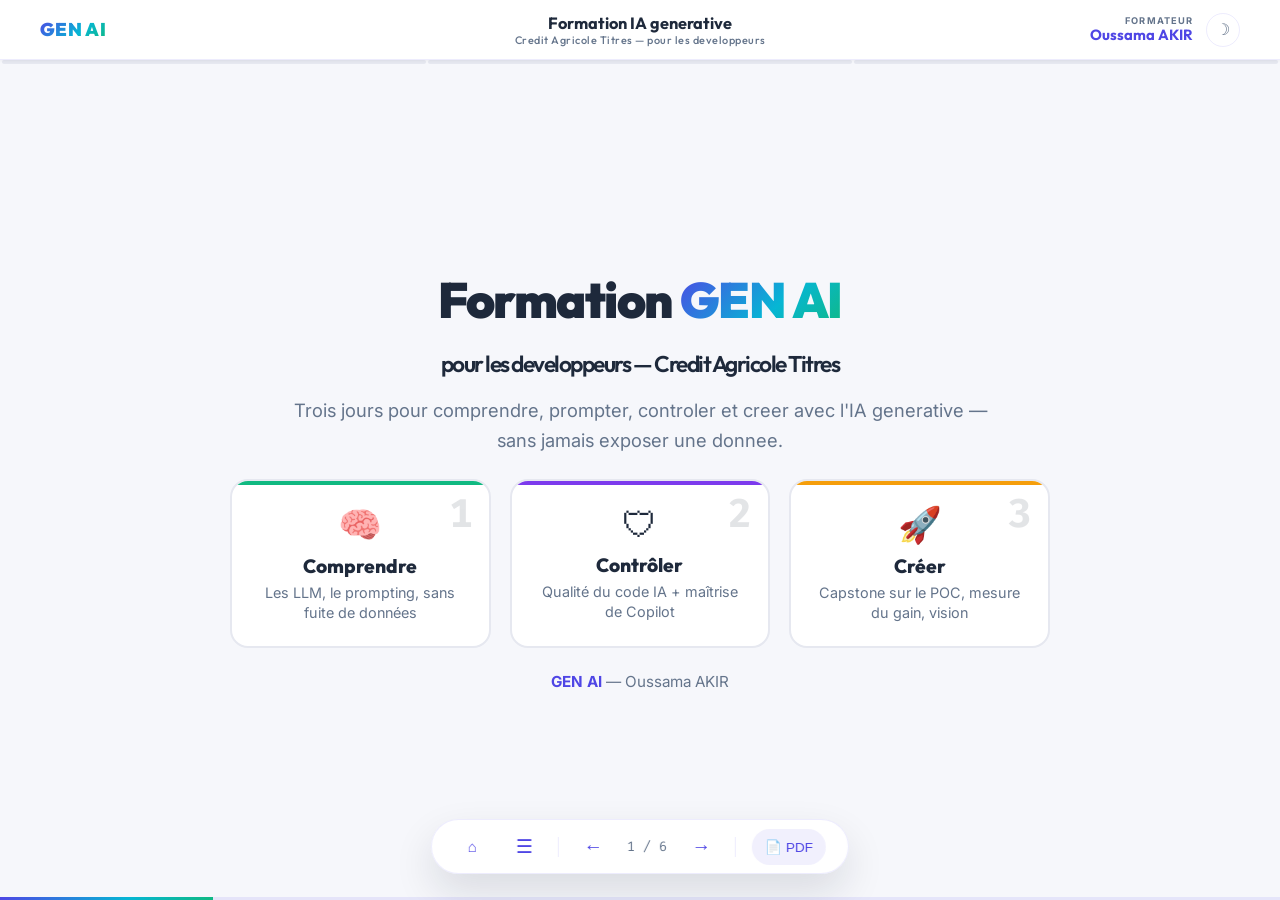
<file: _assets/gen-ai-template.html>
<!DOCTYPE html>
<html lang="fr">
<!--
  ============================================================================
  TEMPLATE GEN AI — base pour les decks de la formation CA Titres (3 jours)
  ============================================================================
  Branding : "GEN AI" (wordmark) + "Oussama AKIR". AUCUN logo externe, AUCUN
  logo d'ecole tierce. Police avec fallback systeme (proxy bancaire safe).

  CONTRAT DE SLIDE (a respecter par tout generateur de deck) :
    <section class="slide" data-toc="Titre chapitre|Sous-titre|couleur">...</section>
      - data-toc present  => la slide demarre un chapitre, apparait au sommaire.
      - data-toc absent    => slide interne au chapitre courant.
      - couleur in {blue, green, purple, orange, cyan, red} (badge + sommaire).
    NE JAMAIS ecrire goToSlide(N) en dur. La navigation, le sommaire, le
    compteur et la barre de progression sont construits dynamiquement depuis le
    DOM au chargement (voir <script> en bas). Concatener des fragments slide ne
    casse donc jamais la navigation.

  TYPES DE SLIDE FOURNIS (classes utilitaires, voir CSS) :
    cover, toc (auto-genere), card/grid-2..4, info/success/warning-box,
    metric-card, pillar-card, table, tag, feature-list, step-row, code-block,
    comparison-row, dataflow, conceptest (vote interactif), benchmark-delta,
    avant-apres, checklist-anim, insight (citation), messages-cles.
  ============================================================================
-->

<head>
    <meta charset="UTF-8">
    <meta name="viewport" content="width=device-width, initial-scale=1.0">
    <title>GEN AI — Formation</title>
    <link rel="preconnect" href="https://fonts.googleapis.com">
    <link
        href="https://fonts.googleapis.com/css2?family=Inter:wght@300;400;500;600;700;800&family=Outfit:wght@400;500;600;700;800;900&family=Fira+Code:wght@400;500;600;700&display=swap"
        rel="stylesheet">
    <style>
        :root {
            /* Palette GEN AI : indigo/violet generatif + cyan, semantique conservee */
            --primary: #4f46e5;
            --primary-dark: #3730a3;
            --accent-green: #10b981;
            --accent-orange: #f59e0b;
            --accent-purple: #7c3aed;
            --accent-cyan: #06b6d4;
            --accent-red: #ef4444;
            --text-main: #1e293b;
            --text-muted: #64748b;
            --bg-main: #f6f7fb;
            --bg-card: #ffffff;
            --border-light: #e6e8f0;
            --glass-border: rgba(79, 70, 229, 0.10);
            --shadow-sm: 0 1px 3px rgba(15, 23, 42, 0.05);
            --shadow-md: 0 6px 18px rgba(15, 23, 42, 0.08);
            --shadow-lg: 0 18px 40px rgba(15, 23, 42, 0.12);
            --grad-gen: linear-gradient(135deg, #4f46e5, #06b6d4 60%, #10b981);
        }

        [data-theme="dark"] {
            --text-main: #e2e8f0;
            --text-muted: #94a3b8;
            --bg-main: #0f172a;
            --bg-card: #1e293b;
            --border-light: #334155;
            --glass-border: rgba(129, 140, 248, 0.18);
        }

        * { margin: 0; padding: 0; box-sizing: border-box; }

        body {
            font-family: 'Inter', -apple-system, BlinkMacSystemFont, 'Segoe UI', Roboto, sans-serif;
            background: var(--bg-main);
            color: var(--text-main);
            overflow: hidden;
            height: 100vh;
            transition: background 0.4s ease, color 0.4s ease;
        }

        /* ---------- Header / branding GEN AI ---------- */
        header {
            position: fixed; top: 0; left: 0; right: 0; height: 60px;
            background: color-mix(in srgb, var(--bg-card) 92%, transparent);
            backdrop-filter: blur(20px);
            border-bottom: 1px solid var(--glass-border);
            box-shadow: var(--shadow-sm);
            display: grid; grid-template-columns: 1fr auto 1fr; align-items: center;
            padding: 0 2.5rem; z-index: 100;
        }
        .header-left { justify-self: start; display: flex; align-items: center; gap: 0.6rem; }
        .brand-mark {
            font-family: 'Outfit'; font-weight: 900; font-size: 1.15rem; letter-spacing: 0.02em;
            background: var(--grad-gen); -webkit-background-clip: text; background-clip: text;
            -webkit-text-fill-color: transparent;
        }
        .header-center { justify-self: center; text-align: center; }
        .deck-title { font-family: 'Outfit'; font-weight: 700; font-size: 1.02rem; color: var(--text-main); }
        .deck-sub { display: block; font-size: 0.68rem; font-weight: 500; color: var(--text-muted); letter-spacing: 0.5px; }
        .header-right { justify-self: end; display: flex; align-items: center; gap: 0.8rem; }
        .author-badge { line-height: 1.25; text-align: right; }
        .author-label { font-size: 0.58rem; color: var(--text-muted); text-transform: uppercase; letter-spacing: 0.12em; font-weight: 700; }
        .author-name { font-family: 'Outfit'; font-size: 0.92rem; font-weight: 700; color: var(--primary); }
        .theme-toggle {
            background: transparent; border: 1px solid var(--glass-border); cursor: pointer;
            width: 34px; height: 34px; border-radius: 50%; font-size: 1rem; color: var(--text-muted);
            display: flex; align-items: center; justify-content: center; transition: all 0.2s ease;
        }
        .theme-toggle:hover { color: var(--primary); border-color: var(--primary); }

        /* ---------- Chapter progress segments ---------- */
        .chapter-bar {
            position: fixed; top: 60px; left: 0; right: 0; height: 4px; display: flex; gap: 2px;
            z-index: 90; padding: 0 2px; background: transparent;
        }
        .chapter-seg { flex: 1; background: var(--border-light); border-radius: 2px; transition: background 0.3s ease; }
        .chapter-seg.done { background: var(--accent-cyan); }
        .chapter-seg.active { background: var(--primary); }

        /* ---------- Slide system ---------- */
        .slide {
            position: absolute; top: 64px; left: 0; right: 0; bottom: 0;
            display: flex; align-items: center; justify-content: center;
            opacity: 0; transform: translateX(48px) scale(0.99);
            transition: opacity 0.45s cubic-bezier(0.16, 1, 0.3, 1), transform 0.45s cubic-bezier(0.16, 1, 0.3, 1);
            pointer-events: none; padding: 1.5rem 3rem;
        }
        .slide.active { opacity: 1; transform: translateX(0) scale(1); pointer-events: all; }
        .slide.prev { opacity: 0; transform: translateX(-48px) scale(0.99); }

        .content-single, .content-full { width: 100%; max-width: 1100px; transform-origin: center center; transition: transform 0.3s ease; }
        .content-full { max-width: 1220px; }

        .slide-header { margin-bottom: 1.2rem; padding-bottom: 0.8rem; border-bottom: 2px solid var(--glass-border); }
        .slide-title { font-family: 'Outfit'; font-weight: 800; font-size: 1.85rem; color: var(--text-main); letter-spacing: -0.02em; line-height: 1.15; }

        .section-badge {
            display: inline-block; padding: 0.25rem 0.8rem; background: rgba(79, 70, 229, 0.10);
            color: var(--primary); border-radius: 20px; font-size: 0.78rem; font-weight: 700;
            margin-bottom: 0.45rem; letter-spacing: 0.4px;
        }
        .section-badge.green { background: rgba(16,185,129,.1); color: var(--accent-green); }
        .section-badge.purple { background: rgba(124,58,237,.1); color: var(--accent-purple); }
        .section-badge.orange { background: rgba(245,158,11,.1); color: var(--accent-orange); }
        .section-badge.cyan { background: rgba(6,182,212,.1); color: var(--accent-cyan); }
        .section-badge.red { background: rgba(239,68,68,.1); color: var(--accent-red); }

        /* ---------- Cover ---------- */
        .hero-title { font-family: 'Outfit'; font-weight: 900; font-size: 3.1rem; line-height: 1.08; letter-spacing: -0.03em; }
        .hero-title .accent { background: var(--grad-gen); -webkit-background-clip: text; background-clip: text; -webkit-text-fill-color: transparent; }
        .hero-subtitle { font-size: 1.15rem; color: var(--text-muted); max-width: 720px; margin: 1rem auto; line-height: 1.6; }

        /* ---------- Grids & cards ---------- */
        .grid-2 { display: grid; grid-template-columns: 1fr 1fr; gap: 1.2rem; }
        .grid-3 { display: grid; grid-template-columns: repeat(3, 1fr); gap: 1.2rem; }
        .grid-4 { display: grid; grid-template-columns: repeat(4, 1fr); gap: 1rem; }

        .card { background: var(--bg-card); border: 1px solid var(--border-light); border-radius: 16px; padding: 1.2rem; transition: transform 0.2s ease, box-shadow 0.2s ease, border-color 0.2s ease; }
        .card:hover { border-color: var(--primary); box-shadow: var(--shadow-md); transform: translateY(-3px); }
        .card-icon { font-size: 2rem; margin-bottom: 0.6rem; }
        .card-title { font-family: 'Outfit'; font-weight: 700; font-size: 1.1rem; margin-bottom: 0.4rem; }
        .card-text { font-size: 0.92rem; color: var(--text-muted); line-height: 1.5; }

        .metric-card { background: var(--bg-card); border: 1px solid var(--border-light); border-radius: 14px; padding: 1rem; text-align: center; }
        .metric-value { font-family: 'Fira Code'; font-weight: 700; font-size: 1.9rem; color: var(--primary); }
        .metric-label { font-size: 0.8rem; color: var(--text-muted); margin-top: 0.2rem; }
        .metric-card.success { border-color: var(--accent-green); } .metric-card.success .metric-value { color: var(--accent-green); }
        .metric-card.warning { border-color: var(--accent-orange); } .metric-card.warning .metric-value { color: var(--accent-orange); }
        .metric-card.purple { border-color: var(--accent-purple); } .metric-card.purple .metric-value { color: var(--accent-purple); }

        .info-box, .success-box, .warning-box { padding: 1rem 1.2rem; border-radius: 12px; font-size: 0.92rem; line-height: 1.5; }
        .info-box { background: rgba(79,70,229,.05); border-left: 4px solid var(--primary); }
        .info-box-title { font-family: 'Outfit'; font-weight: 700; font-size: 1rem; color: var(--primary); margin-bottom: 0.4rem; display: flex; align-items: center; gap: 0.4rem; }
        .success-box { background: rgba(16,185,129,.05); border-left: 4px solid var(--accent-green); }
        .success-box-title { font-family: 'Outfit'; font-weight: 700; font-size: 1rem; color: var(--accent-green); margin-bottom: 0.4rem; }
        .warning-box { background: rgba(245,158,11,.06); border-left: 4px solid var(--accent-orange); }
        .warning-box-title { font-family: 'Outfit'; font-weight: 700; font-size: 1rem; color: var(--accent-orange); margin-bottom: 0.4rem; }

        table { width: 100%; border-collapse: collapse; font-size: 0.92rem; }
        th, td { padding: 0.55rem 0.7rem; text-align: left; border-bottom: 1px solid var(--border-light); }
        th { font-family: 'Outfit'; font-weight: 600; color: var(--text-muted); font-size: 0.78rem; text-transform: uppercase; letter-spacing: 0.5px; }
        td.highlight { color: var(--primary); font-weight: 600; }
        tr.best { background: rgba(16,185,129,.06); }

        .tag { display: inline-block; padding: 0.25rem 0.7rem; border-radius: 14px; font-size: 0.85rem; font-weight: 600; margin: 0.1rem; }
        .tag-blue { background: rgba(79,70,229,.1); color: var(--primary); }
        .tag-green { background: rgba(16,185,129,.1); color: var(--accent-green); }
        .tag-orange { background: rgba(245,158,11,.1); color: var(--accent-orange); }
        .tag-red { background: rgba(239,68,68,.1); color: var(--accent-red); }
        .tag-purple { background: rgba(124,58,237,.1); color: var(--accent-purple); }
        .tag-cyan { background: rgba(6,182,212,.1); color: var(--accent-cyan); }

        .feature-list { list-style: none; padding: 0; }
        .feature-list li { padding: 0.45rem 0; border-bottom: 1px solid var(--glass-border); display: flex; align-items: center; gap: 0.8rem; font-size: 0.98rem; }
        .feature-list li:last-child { border-bottom: none; }
        .feature-list li::before { content: '\2192'; color: var(--accent-green); font-weight: bold; font-size: 1.2rem; }

        .pillar-card { background: var(--bg-card); border: 2px solid var(--border-light); border-radius: 18px; padding: 1.4rem; text-align: center; transition: transform 0.3s ease, box-shadow 0.3s ease; position: relative; overflow: hidden; }
        .pillar-card:hover { transform: translateY(-4px); box-shadow: var(--shadow-lg); }
        .pillar-card::before { content: ''; position: absolute; top: 0; left: 0; right: 0; height: 4px; background: var(--grad-gen); }
        .pillar-card.p1::before { background: var(--accent-green); }
        .pillar-card.p2::before { background: var(--accent-purple); }
        .pillar-card.p3::before { background: var(--accent-orange); }
        .pillar-num { font-family: 'Fira Code'; font-size: 2.5rem; font-weight: 800; opacity: 0.12; position: absolute; top: 0.4rem; right: 1rem; }
        .pillar-icon { font-size: 2.2rem; margin-bottom: 0.5rem; }
        .pillar-title { font-family: 'Outfit'; font-weight: 800; font-size: 1.2rem; margin-bottom: 0.3rem; }
        .pillar-desc { font-size: 0.9rem; color: var(--text-muted); line-height: 1.4; }

        code { font-family: 'Fira Code', monospace; background: rgba(79,70,229,.08); padding: 0.15rem 0.35rem; border-radius: 4px; font-size: 0.82em; color: var(--primary); }
        .code-block { background: #0f172a; border: 1px solid #1e293b; border-radius: 12px; padding: 0.9rem 1.1rem; overflow-x: auto; margin-top: 0.5rem; }
        .code-block pre { color: #e2e8f0; font-family: 'Fira Code'; font-size: 0.78rem; margin: 0; white-space: pre; line-height: 1.55; }
        .code-block .kw { color: #c084fc; } .code-block .fn { color: #67e8f9; } .code-block .str { color: #86efac; } .code-block .cm { color: #64748b; } .code-block .num { color: #fbbf24; }

        .step-row { display: flex; align-items: center; gap: 0.6rem; margin: 0.4rem 0; }
        .step-num { width: 28px; height: 28px; border-radius: 50%; display: flex; align-items: center; justify-content: center; font-family: 'Fira Code'; font-weight: 700; font-size: 0.85rem; color: white; flex-shrink: 0; background: var(--primary); }
        .step-num.green { background: var(--accent-green); } .step-num.purple { background: var(--accent-purple); } .step-num.orange { background: var(--accent-orange); }
        .step-text { font-size: 0.95rem; line-height: 1.4; }

        .comparison-row { display: flex; gap: 1rem; align-items: stretch; }
        .comparison-col { flex: 1; padding: 1rem; border-radius: 12px; border: 2px solid var(--border-light); background: var(--bg-card); }
        .comparison-col.vs { flex: 0 0 40px; display: flex; align-items: center; justify-content: center; border: none; background: none; font-family: 'Outfit'; font-weight: 900; font-size: 1.2rem; color: var(--text-muted); }

        /* ---------- Figures (images + SVG) ---------- */
        .fig { text-align: center; margin: 0.6rem 0; }
        .fig img { max-width: 100%; max-height: 50vh; border-radius: 16px; box-shadow: var(--shadow-lg); border: 1px solid var(--border-light); }
        .fig .cap { font-size: 0.82rem; color: var(--text-muted); margin-top: 0.45rem; font-style: italic; }
        .fig-svg { width: 100%; max-width: 940px; height: auto; margin: 0 auto; display: block; }
        .fig-svg .lbl { font-family: 'Outfit', sans-serif; font-weight: 700; }
        .fig-svg .sub { font-family: 'Inter', sans-serif; }

        /* ---------- Slide "ouverture sur le monde reel" (lien externe) ---------- */
        .link-out .kicker { font-size: 0.85rem; color: var(--text-muted); text-transform: uppercase; letter-spacing: 0.12em; font-weight: 700; }
        .link-out .src { font-family: 'Outfit'; font-weight: 800; font-size: 1.7rem; margin: 0.5rem 0 0.2rem; }
        .btn-link { display: inline-flex; align-items: center; gap: 0.5rem; margin-top: 1.1rem; padding: 0.75rem 1.5rem; background: var(--grad-gen); color: #fff !important; border-radius: 30px; font-family: 'Outfit'; font-weight: 700; text-decoration: none; font-size: 1rem; box-shadow: var(--shadow-md); transition: transform 0.2s ease; }
        .btn-link:hover { transform: translateY(-2px); }
        .link-url { font-family: 'Fira Code'; font-size: 0.8rem; color: var(--text-muted); margin-top: 0.6rem; word-break: break-all; }

        /* ---------- Carte modèle (style PES) ---------- */
        .pes-card { max-width: 640px; margin: 0.4rem auto 0; border-radius: 20px; overflow: hidden; border: 2px solid var(--border-light); background: var(--bg-card); box-shadow: var(--shadow-lg); }
        .pes-card.pes-frontier { border-color: var(--primary); }
        .pes-card.pes-open { border-color: var(--accent-green); }
        .pes-top { display: flex; align-items: center; gap: 1rem; padding: 1.05rem 1.3rem; background: var(--grad-gen); color: #fff; }
        .pes-card.pes-open .pes-top { background: linear-gradient(135deg, var(--accent-green), var(--accent-cyan)); }
        .pes-ovr { text-align: center; min-width: 78px; }
        .pes-ovr-num { font-family: 'Fira Code'; font-weight: 800; font-size: 2.5rem; line-height: 1; }
        .pes-ovr-lbl { font-size: 0.6rem; text-transform: uppercase; letter-spacing: 0.1em; opacity: 0.92; }
        .pes-id { flex: 1; }
        .pes-name { font-family: 'Outfit'; font-weight: 800; font-size: 1.65rem; line-height: 1.1; }
        .pes-editor { font-size: 0.9rem; opacity: 0.95; margin-top: 0.15rem; }
        .pes-editor .tag { background: rgba(255,255,255,0.22); color: #fff; }
        .pes-tier { font-family: 'Outfit'; font-weight: 800; font-size: 0.72rem; letter-spacing: 0.08em; padding: 0.3rem 0.7rem; border: 1.5px solid rgba(255,255,255,0.65); border-radius: 20px; white-space: nowrap; }
        .pes-body { padding: 1rem 1.3rem; }
        .pes-row { display: flex; gap: 0.8rem; padding: 0.42rem 0; border-bottom: 1px solid var(--glass-border); font-size: 0.95rem; }
        .pes-row:last-child { border-bottom: none; }
        .pes-k { min-width: 132px; color: var(--text-muted); font-weight: 700; font-size: 0.82rem; text-transform: uppercase; letter-spacing: 0.03em; }
        .pes-v { flex: 1; }
        .pes-tags { margin: 0.5rem 0 0.2rem; }

        /* ---------- Carte modèle moderne (full-screen, riche) ---------- */
        .model-card { width: 100%; max-width: 1200px; margin: 0 auto; border-radius: 22px; overflow: hidden; border: 1px solid var(--border-light); background: var(--bg-card); box-shadow: var(--shadow-lg); display: flex; flex-direction: column; min-height: 74vh; }
        .model-card.mc-frontier { border-top: 6px solid var(--primary); }
        .model-card.mc-open { border-top: 6px solid var(--accent-green); }
        .mc-head { display: flex; justify-content: space-between; align-items: flex-start; gap: 1.5rem; padding: 1.3rem 1.8rem 1rem; flex-wrap: wrap; }
        .mc-name { font-family: 'Outfit'; font-weight: 900; font-size: 2.3rem; line-height: 1; letter-spacing: -0.02em; }
        .mc-meta { color: var(--text-muted); font-size: 0.98rem; margin-top: 0.45rem; }
        .mc-tier { font-weight: 700; color: var(--primary); }
        .model-card.mc-open .mc-tier { color: var(--accent-green); }
        .mc-stats { display: flex; gap: 1.4rem; }
        .mc-stat { text-align: center; min-width: 86px; }
        .mc-stat-num { font-family: 'Fira Code'; font-weight: 800; font-size: 1.7rem; color: var(--text-main); line-height: 1; }
        .mc-stat.mc-code .mc-stat-num { color: var(--primary); }
        .model-card.mc-open .mc-stat.mc-code .mc-stat-num { color: var(--accent-green); }
        .mc-stat-lbl { font-size: 0.66rem; color: var(--text-muted); text-transform: uppercase; letter-spacing: 0.04em; margin-top: 0.28rem; line-height: 1.25; }
        .mc-vs { padding: 0.65rem 1.8rem; background: rgba(79,70,229,.05); border-top: 1px solid var(--glass-border); border-bottom: 1px solid var(--glass-border); font-size: 0.95rem; }
        .model-card.mc-open .mc-vs { background: rgba(16,185,129,.05); }
        .mc-up { color: var(--accent-green); font-weight: 700; } .mc-down { color: var(--accent-orange); font-weight: 700; }
        .mc-body { display: grid; grid-template-columns: 1fr 1fr; gap: 2rem; padding: 1.2rem 1.8rem; flex: 1 1 auto; align-content: center; }
        .mc-col-h { font-family: 'Outfit'; font-weight: 700; font-size: 1.05rem; margin-bottom: 0.5rem; display: flex; align-items: center; gap: 0.4rem; }
        .mc-body .feature-list li { font-size: 0.95rem; padding: 0.35rem 0; }
        .mc-foot { padding: 0.75rem 1.8rem 1.1rem; font-size: 0.76rem; color: var(--text-muted); border-top: 1px solid var(--glass-border); font-family: 'Fira Code'; }

        /* ---------- Checkpoint : questions "On vérifie" + recap "Ce qu'il faut retenir" ---------- */
        .qa-lead { font-size: 1.15rem; color: var(--text-muted); margin: 0.5rem 0 1.5rem; }
        .qa-list { display: flex; flex-direction: column; gap: 1rem; }
        .qa-item { display: flex; align-items: flex-start; gap: 1.1rem; background: var(--bg-card); border: 1px solid var(--border-light); border-left: 5px solid var(--primary); border-radius: 14px; padding: 1.1rem 1.4rem; box-shadow: 0 4px 14px rgba(0,0,0,.05); }
        .qa-num { flex: 0 0 auto; width: 40px; height: 40px; border-radius: 50%; background: var(--grad-gen); color: #fff; font-family: 'Outfit'; font-weight: 800; font-size: 1.3rem; display: flex; align-items: center; justify-content: center; }
        .qa-text { font-size: 1.25rem; font-weight: 600; line-height: 1.45; padding-top: 0.3rem; }
        .qa-green .qa-item { border-left-color: var(--accent-green); } .qa-green .qa-num { background: var(--accent-green); }
        .qa-orange .qa-item { border-left-color: var(--accent-orange); } .qa-orange .qa-num { background: var(--accent-orange); }
        .qa-red .qa-item { border-left-color: var(--accent-red); } .qa-red .qa-num { background: var(--accent-red); }
        .qa-purple .qa-item { border-left-color: var(--accent-purple); } .qa-purple .qa-num { background: var(--accent-purple); }
        .qa-cyan .qa-item { border-left-color: var(--accent-cyan); } .qa-cyan .qa-num { background: var(--accent-cyan); }
        .retenir-box { background: linear-gradient(135deg, rgba(79,70,229,.06), rgba(16,185,129,.06)); border: 1px solid var(--border-light); border-radius: 18px; padding: 1.5rem 2rem; }
        .retenir-box .feature-list li { font-size: 1.2rem; padding: 0.7rem 0; }
        .retenir-box .feature-list li::before { content: '\2714'; color: var(--accent-green); }

        /* ---------- Timeline verticale (cartes alternees, style frise) ---------- */
        .tl { position: relative; max-width: 900px; margin: 0.4rem auto 0; padding: 0.3rem 0; }
        .tl::before { content: ''; position: absolute; left: 50%; top: 0; bottom: 0; width: 3px; background: var(--border-light); transform: translateX(-50%); }
        .tl-item { position: relative; width: 50%; padding: 0.35rem 1.5rem; box-sizing: border-box; }
        .tl-item.l { left: 0; text-align: right; }
        .tl-item.r { left: 50%; text-align: left; }
        .tl-dot { position: absolute; top: 0.9rem; width: 14px; height: 14px; border-radius: 50%; background: var(--primary); border: 3px solid var(--bg-card); }
        .tl-item.l .tl-dot { right: -8px; }
        .tl-item.r .tl-dot { left: -8px; }
        .tl-card { display: inline-block; text-align: left; background: var(--bg-card); border: 1px solid var(--border-light); border-radius: 12px; padding: 0.55rem 0.9rem; box-shadow: 0 4px 14px rgba(0,0,0,.05); max-width: 340px; }
        .tl-year { display: inline-block; background: var(--grad-gen); color: #fff; font-weight: 800; font-size: 0.7rem; padding: 0.08rem 0.55rem; border-radius: 20px; letter-spacing: .02em; }
        .tl-title { font-family: 'Outfit'; font-weight: 800; font-size: 1rem; line-height: 1.2; margin-top: 0.25rem; }
        .tl-sub { font-size: 0.82rem; color: var(--text-muted); line-height: 1.3; }

        /* ---------- ConcepTest interactif (vote cliquable) ---------- */
        .conceptest .ct-q { font-family: 'Outfit'; font-weight: 700; font-size: 1.3rem; margin-bottom: 1rem; }
        .ct-options { display: grid; grid-template-columns: 1fr 1fr; gap: 0.8rem; }
        .ct-option { display: flex; align-items: center; gap: 0.7rem; padding: 0.9rem 1.1rem; border: 2px solid var(--border-light); border-radius: 12px; cursor: pointer; transition: all 0.2s ease; background: var(--bg-card); font-size: 0.98rem; }
        .ct-option:hover { border-color: var(--primary); transform: translateY(-2px); }
        .ct-option .ct-key { width: 28px; height: 28px; border-radius: 8px; background: rgba(79,70,229,.1); color: var(--primary); font-family: 'Fira Code'; font-weight: 700; display: flex; align-items: center; justify-content: center; flex-shrink: 0; }
        .ct-option.correct { border-color: var(--accent-green); background: rgba(16,185,129,.08); }
        .ct-option.correct .ct-key { background: var(--accent-green); color: #fff; }
        .ct-option.wrong { border-color: var(--accent-red); background: rgba(239,68,68,.06); opacity: 0.7; }
        .ct-explain { margin-top: 1rem; padding: 0.9rem 1.1rem; border-radius: 12px; background: rgba(79,70,229,.05); border-left: 4px solid var(--primary); font-size: 0.92rem; line-height: 1.5; display: none; }
        .ct-explain.show { display: block; animation: fadeInUp 0.4s ease; }

        /* ---------- Benchmark delta ---------- */
        .delta-wrap { display: flex; align-items: center; justify-content: center; gap: 1.5rem; flex-wrap: wrap; }
        .delta-card { padding: 1.4rem 1.8rem; border-radius: 16px; text-align: center; border: 2px solid var(--border-light); background: var(--bg-card); min-width: 180px; }
        .delta-card .dv { font-family: 'Fira Code'; font-weight: 800; font-size: 2.4rem; }
        .delta-card.before .dv { color: var(--accent-orange); }
        .delta-card.after .dv { color: var(--accent-green); }
        .delta-arrow { font-size: 2.2rem; color: var(--primary); }

        /* ---------- Insight / citation ---------- */
        .insight-quote { font-family: 'Outfit'; font-weight: 600; font-size: 1.6rem; line-height: 1.4; max-width: 820px; margin: 0 auto; }
        .insight-quote .hl { background: var(--grad-gen); -webkit-background-clip: text; background-clip: text; -webkit-text-fill-color: transparent; }

        /* ---------- Auto-generated TOC ---------- */
        .toc-grid { display: grid; grid-template-columns: 1fr 1fr; gap: 0.8rem 2rem; }
        .toc-entry { display: flex; align-items: center; gap: 1rem; padding: 0.7rem 1rem; border-radius: 12px; cursor: pointer; transition: all 0.2s ease; border: 1px solid transparent; }
        .toc-entry:hover { background: rgba(79,70,229,.05); border-color: var(--glass-border); transform: translateX(4px); }
        .toc-num { font-family: 'Fira Code'; font-weight: 700; font-size: 1.3rem; color: var(--primary); min-width: 2rem; }
        .toc-num.green { color: var(--accent-green); } .toc-num.purple { color: var(--accent-purple); } .toc-num.orange { color: var(--accent-orange); } .toc-num.cyan { color: var(--accent-cyan); } .toc-num.red { color: var(--accent-red); }
        .toc-content { display: flex; flex-direction: column; flex: 1; }
        .toc-title { font-family: 'Outfit'; font-weight: 600; font-size: 1.05rem; }
        .toc-page { font-size: 0.8rem; color: var(--text-muted); }
        .slide.active .toc-entry { animation: tocSlideIn 0.4s cubic-bezier(0.16,1,0.3,1) backwards; }

        /* ---------- Animations ---------- */
        @keyframes fadeInUp { from { opacity: 0; transform: translateY(22px); } to { opacity: 1; transform: translateY(0); } }
        @keyframes slideInLeft { from { opacity: 0; transform: translateX(-26px); } to { opacity: 1; transform: translateX(0); } }
        @keyframes tocSlideIn { from { opacity: 0; transform: translateX(-18px); } to { opacity: 1; transform: translateX(0); } }
        @keyframes pop { from { opacity: 0; transform: scale(0.9); } to { opacity: 1; transform: scale(1); } }

        .slide.active .card, .slide.active .pillar-card, .slide.active .metric-card, .slide.active .ct-option, .slide.active .delta-card { animation: fadeInUp 0.55s cubic-bezier(0.16,1,0.3,1) backwards; }
        .slide.active .card:nth-child(1), .slide.active .pillar-card:nth-child(1), .slide.active .ct-option:nth-child(1), .slide.active .toc-entry:nth-child(1) { animation-delay: 0.06s; }
        .slide.active .card:nth-child(2), .slide.active .pillar-card:nth-child(2), .slide.active .ct-option:nth-child(2), .slide.active .toc-entry:nth-child(2) { animation-delay: 0.12s; }
        .slide.active .card:nth-child(3), .slide.active .pillar-card:nth-child(3), .slide.active .ct-option:nth-child(3), .slide.active .toc-entry:nth-child(3) { animation-delay: 0.18s; }
        .slide.active .card:nth-child(4), .slide.active .ct-option:nth-child(4), .slide.active .toc-entry:nth-child(4) { animation-delay: 0.24s; }
        .slide.active .toc-entry:nth-child(5) { animation-delay: 0.30s; }
        .slide.active table { animation: fadeInUp 0.55s cubic-bezier(0.16,1,0.3,1) backwards; animation-delay: 0.12s; }
        .slide.active .info-box, .slide.active .success-box, .slide.active .warning-box { animation: slideInLeft 0.5s cubic-bezier(0.16,1,0.3,1) backwards; animation-delay: 0.2s; }
        .slide.active .slide-header { animation: slideInLeft 0.4s cubic-bezier(0.16,1,0.3,1) backwards; }
        .slide.active .insight-quote { animation: pop 0.6s cubic-bezier(0.16,1,0.3,1) backwards; animation-delay: 0.1s; }

        .text-center { text-align: center; }
        .mb-1 { margin-bottom: 0.5rem; } .mb-2 { margin-bottom: 1rem; } .mt-1 { margin-top: 0.5rem; } .mt-2 { margin-top: 1rem; }
        .level-indicator { display: inline-flex; align-items: center; gap: 0.3rem; padding: 0.15rem 0.5rem; border-radius: 8px; font-size: 0.7rem; font-weight: 700; letter-spacing: 0.5px; }
        .level-1 { background: rgba(79,70,229,.1); color: var(--primary); }
        .level-2 { background: rgba(124,58,237,.1); color: var(--accent-purple); }
        .level-3 { background: rgba(6,182,212,.1); color: var(--accent-cyan); }

        /* ---------- Nav / progress ---------- */
        .progress-bar { position: fixed; bottom: 0; left: 0; right: 0; height: 3px; background: rgba(79,70,229,.1); z-index: 200; }
        .progress-fill { height: 100%; background: var(--grad-gen); transition: width 0.4s ease; }
        nav { position: fixed; bottom: 1.6rem; left: 50%; transform: translateX(-50%); display: flex; align-items: center; gap: 1rem; z-index: 200; background: color-mix(in srgb, var(--bg-card) 94%, transparent); backdrop-filter: blur(20px); padding: 0.55rem 1.4rem; border-radius: 50px; border: 1px solid var(--glass-border); box-shadow: var(--shadow-lg); }
        .nav-btn { background: transparent; border: none; cursor: pointer; width: 36px; height: 36px; border-radius: 50%; display: flex; align-items: center; justify-content: center; color: var(--primary); transition: all 0.2s ease; font-size: 1.2rem; }
        .nav-btn:hover { background: rgba(79,70,229,.1); transform: scale(1.12); }
        .nav-separator { width: 1px; height: 20px; background: var(--glass-border); }
        .slide-counter { font-family: 'Fira Code'; font-size: 0.85rem; color: var(--text-muted); }
        .nav-home { font-size: 0.95rem; }

        @media print {
            @page { size: landscape; margin: 0; }
            * { -webkit-print-color-adjust: exact !important; print-color-adjust: exact !important; }
            body { overflow: visible; height: auto; background: white; }
            header, nav, .progress-bar, .chapter-bar, .pdf-btn, .theme-toggle { display: none !important; }
            .slide { position: relative !important; inset: auto !important; opacity: 1 !important; transform: none !important; pointer-events: all !important; display: flex !important; width: 100vw; height: 100vh; padding: 1.5rem 2.5rem; page-break-after: always; break-after: page; page-break-inside: avoid; break-inside: avoid; }
            .slide:last-child { page-break-after: auto; }
            .card, .metric-card, .pillar-card { box-shadow: none; border: 1px solid #e2e8f0; }
            .info-box, .success-box, .warning-box, .code-block, table, .ct-option, .delta-card { break-inside: avoid; }
            .ct-explain { display: block !important; }
            body { counter-reset: slide-counter; }
            .slide::after { content: counter(slide-counter); counter-increment: slide-counter; position: absolute; bottom: 0.8rem; right: 1.5rem; font-family: 'Fira Code', monospace; font-size: 0.75rem; color: #94a3b8; }
            .slide * { animation: none !important; opacity: 1 !important; transform: none !important; }
        }
    </style>
</head>

<body>
    <header>
        <div class="header-left">
            <span class="brand-mark">GEN&nbsp;AI</span>
        </div>
        <div class="header-center">
            <div class="deck-title" id="deck-title">Formation IA generative
                <span class="deck-sub" id="deck-sub">Credit Agricole Titres &mdash; pour les developpeurs</span>
            </div>
        </div>
        <div class="header-right">
            <div class="author-badge">
                <div class="author-label">Formateur</div>
                <div class="author-name">Oussama AKIR</div>
            </div>
            <button class="theme-toggle" onclick="toggleTheme()" title="Thème clair / sombre">&#9789;</button>
        </div>
    </header>

    <div class="chapter-bar" id="chapter-bar"></div>

    <main id="slides-container">

        <!-- ============ COVER (data-toc absent : pas au sommaire) ============ -->
        <section class="slide active">
            <div class="content-full text-center">
                <h1 class="hero-title">Formation <span class="accent">GEN AI</span><br>
                    <span style="font-size: 0.46em; font-weight: 600;">pour les developpeurs &mdash; Credit Agricole Titres</span>
                </h1>
                <p class="hero-subtitle">Trois jours pour comprendre, prompter, controler et creer avec l'IA generative &mdash; sans jamais exposer une donnee.</p>
                <div class="grid-3 mt-2" style="max-width: 820px; margin: 1.5rem auto 0;">
                    <div class="pillar-card p1"><div class="pillar-num">1</div><div class="pillar-icon">&#129504;</div><div class="pillar-title">Comprendre</div><div class="pillar-desc">Les LLM, le prompting, sans fuite de données</div></div>
                    <div class="pillar-card p2"><div class="pillar-num">2</div><div class="pillar-icon">&#128737;</div><div class="pillar-title">Contrôler</div><div class="pillar-desc">Qualité du code IA + maîtrise de Copilot</div></div>
                    <div class="pillar-card p3"><div class="pillar-num">3</div><div class="pillar-icon">&#128640;</div><div class="pillar-title">Créer</div><div class="pillar-desc">Capstone sur le POC, mesure du gain, vision</div></div>
                </div>
                <div style="margin-top: 1.5rem; color: var(--text-muted); font-size: 0.95rem;"><strong style="color: var(--primary);">GEN AI</strong> &mdash; Oussama AKIR</div>
            </div>
        </section>

        <!-- ============ SOMMAIRE (genere dynamiquement dans #toc-list) ============ -->
        <section class="slide">
            <div class="content-single">
                <div class="slide-header" style="border-bottom: none; margin-bottom: 0.6rem;">
                    <h2 class="slide-title" style="font-size: 2.1rem;"><span style="color: var(--primary);">&mdash;</span> Sommaire</h2>
                </div>
                <p style="color: var(--text-muted); font-size: 0.95rem; margin-bottom: 1.2rem; font-style: italic;" id="toc-count"></p>
                <div class="toc-grid" id="toc-list"><!-- rempli au chargement --></div>
            </div>
        </section>

        <!-- ============ EXEMPLES DE TYPES DE SLIDE (a remplacer par le contenu du deck) ============ -->
        <section class="slide" data-toc="Demo composants|Reference des types de slide|blue">
            <div class="content-single">
                <div class="slide-header"><span class="section-badge">Reference</span><h2 class="slide-title">Une information par slide</h2></div>
                <div class="info-box"><div class="info-box-title">&#128161; Principe</div>Chaque slide porte UNE idee. Le formateur deroule, le participant lit. Densite faible, rythme eleve.</div>
            </div>
        </section>

        <section class="slide" data-toc="ConcepTest|Vote interactif Mazur|purple">
            <div class="content-single conceptest">
                <div class="slide-header"><span class="section-badge purple">ConcepTest</span><h2 class="slide-title">Vote &mdash; puis on en debat</h2></div>
                <div class="ct-q">Un LLM « comprend »-il le code qu'il genere&nbsp;?</div>
                <div class="ct-options">
                    <div class="ct-option" data-correct="false"><span class="ct-key">A</span> Oui, comme un humain</div>
                    <div class="ct-option" data-correct="true"><span class="ct-key">B</span> Non, il predit le token suivant</div>
                    <div class="ct-option" data-correct="false"><span class="ct-key">C</span> Seulement le code simple</div>
                    <div class="ct-option" data-correct="false"><span class="ct-key">D</span> Uniquement avec un IDE</div>
                </div>
                <div class="ct-explain">Un LLM modelise des probabilites de tokens. Il n'a pas de modele du monde ni d'intention : d'ou les hallucinations. (Cliquez une reponse pour reveler.)</div>
            </div>
        </section>

        <section class="slide" data-toc="Benchmark|Mesure du gain Delta|green">
            <div class="content-full text-center">
                <div class="slide-header" style="border:none;"><h2 class="slide-title">Avant / apres IA &mdash; meme tache</h2></div>
                <div class="delta-wrap mt-2">
                    <div class="delta-card before"><div class="dv">52'</div><div class="metric-label">sans IA (J1)</div></div>
                    <div class="delta-arrow">&#10142;</div>
                    <div class="delta-card after"><div class="dv">19'</div><div class="metric-label">avec Copilot (J3)</div></div>
                </div>
                <p class="hero-subtitle">Exemple illustratif &mdash; les chiffres reels viennent du benchmark de la session.</p>
            </div>
        </section>

        <section class="slide">
            <div class="content-full text-center">
                <div class="insight-quote">L'IA produit vite. Le <span class="hl">developpeur senior</span> garde la qualite : tests, revue, contexte minimal, refus de ce qu'il ne comprend pas.</div>
            </div>
        </section>

    </main>

    <nav>
        <button class="nav-btn nav-home" onclick="goToSlide(0)" title="Accueil">&#8962;</button>
        <button class="nav-btn" onclick="goToSlide(1)" title="Sommaire">&#9776;</button>
        <div class="nav-separator"></div>
        <button class="nav-btn" onclick="prevSlide()" title="Précédent">&#8592;</button>
        <span class="slide-counter"><span id="current-slide">1</span> / <span id="total-slides">1</span></span>
        <button class="nav-btn" onclick="nextSlide()" title="Suivant">&#8594;</button>
        <div class="nav-separator"></div>
        <button class="nav-btn pdf-btn" onclick="exportPDF()" title="Télécharger PDF" style="font-size: 0.85rem; width: auto; padding: 0 0.8rem; border-radius: 20px; background: rgba(79,70,229,.08); gap: 0.3rem;">&#128196; PDF</button>
    </nav>

    <div class="progress-bar"><div class="progress-fill" id="progress-fill"></div></div>

    <script>
        // ===== Navigation 100% dynamique : tout est calcule depuis le DOM. =====
        const slides = Array.from(document.querySelectorAll('.slide'));
        const totalSlides = slides.length;
        let currentSlide = 0;

        document.getElementById('total-slides').textContent = totalSlides;

        // --- Construire le sommaire depuis les slides portant data-toc ---
        const tocColors = { blue: '', green: 'green', purple: 'purple', orange: 'orange', cyan: 'cyan', red: 'red' };
        const tocLetters = 'ABCDEFGHIJKLMNOPQRSTUVWXYZ';
        const chapterStarts = [];
        slides.forEach((slide, index) => {
            const toc = slide.getAttribute('data-toc');
            if (toc) chapterStarts.push({ index, parts: toc.split('|') });
        });
        const tocList = document.getElementById('toc-list');
        if (tocList) {
            chapterStarts.forEach((ch, i) => {
                const [title, sub, color] = ch.parts;
                const entry = document.createElement('div');
                entry.className = 'toc-entry';
                entry.setAttribute('onclick', 'goToSlide(' + ch.index + ')');
                entry.innerHTML =
                    '<div class="toc-num ' + (tocColors[color] || '') + '">' + tocLetters[i] + '</div>' +
                    '<div class="toc-content"><span class="toc-title">' + title + '</span>' +
                    '<span class="toc-page">' + (sub || '') + '</span></div>';
                tocList.appendChild(entry);
            });
        }
        const tocCount = document.getElementById('toc-count');
        if (tocCount) tocCount.textContent = totalSlides + ' slides — ' + chapterStarts.length + ' chapitres';

        // --- Barre de chapitres (un segment par chapitre) ---
        const chapterBar = document.getElementById('chapter-bar');
        if (chapterBar && chapterStarts.length) {
            chapterStarts.forEach(() => { const s = document.createElement('div'); s.className = 'chapter-seg'; chapterBar.appendChild(s); });
        }
        function chapterOfSlide(idx) {
            let c = -1;
            for (let i = 0; i < chapterStarts.length; i++) { if (chapterStarts[i].index <= idx) c = i; else break; }
            return c;
        }

        // --- Autofit : reduit le contenu pour tenir dans la fenetre ---
        function autoFitSlide(slideEl) {
            const content = slideEl.querySelector('.content-single, .content-full');
            if (!content) return;
            content.style.transform = '';
            requestAnimationFrame(() => {
                const availH = window.innerHeight - 64 - 80 - 50;
                const availW = window.innerWidth - 120;
                const scale = Math.max(0.55, Math.min(1.08, Math.min(availH / content.scrollHeight, availW / content.scrollWidth)));
                if (Math.abs(scale - 1) > 0.03) content.style.transform = 'scale(' + scale.toFixed(3) + ')';
            });
        }
        function autoFitAll() { slides.forEach(autoFitSlide); }

        function updateSlide() {
            slides.forEach((slide, index) => {
                slide.classList.remove('active', 'prev');
                if (index === currentSlide) slide.classList.add('active');
                else if (index < currentSlide) slide.classList.add('prev');
            });
            document.getElementById('current-slide').textContent = currentSlide + 1;
            document.getElementById('progress-fill').style.width = ((currentSlide + 1) / totalSlides * 100) + '%';
            const activeChapter = chapterOfSlide(currentSlide);
            if (chapterBar) Array.from(chapterBar.children).forEach((seg, i) => {
                seg.classList.toggle('active', i === activeChapter);
                seg.classList.toggle('done', i < activeChapter);
            });
            setTimeout(() => autoFitSlide(slides[currentSlide]), 90);
        }
        function nextSlide() { if (currentSlide < totalSlides - 1) { currentSlide++; updateSlide(); } }
        function prevSlide() { if (currentSlide > 0) { currentSlide--; updateSlide(); } }
        function goToSlide(index) { if (index >= 0 && index < totalSlides) { currentSlide = index; updateSlide(); } }

        // --- ConcepTest : clic revele bonne/mauvaise reponse + explication ---
        document.addEventListener('click', (e) => {
            const opt = e.target.closest('.ct-option');
            if (!opt) return;
            const box = opt.closest('.conceptest');
            box.querySelectorAll('.ct-option').forEach(o => o.classList.add(o.dataset.correct === 'true' ? 'correct' : 'wrong'));
            const ex = box.querySelector('.ct-explain'); if (ex) ex.classList.add('show');
        });

        // --- Theme clair / sombre (persistance best-effort) ---
        function toggleTheme() {
            const cur = document.body.getAttribute('data-theme') === 'dark' ? '' : 'dark';
            if (cur) document.body.setAttribute('data-theme', 'dark'); else document.body.removeAttribute('data-theme');
            try { localStorage.setItem('genai-theme', cur); } catch (_) {}
            autoFitSlide(slides[currentSlide]);
        }
        try { if (localStorage.getItem('genai-theme') === 'dark') document.body.setAttribute('data-theme', 'dark'); } catch (_) {}

        // --- Entrees clavier + tactile ---
        document.addEventListener('keydown', (e) => {
            if (e.key === 'ArrowRight' || e.key === ' ') { e.preventDefault(); nextSlide(); }
            else if (e.key === 'ArrowLeft') { e.preventDefault(); prevSlide(); }
            else if (e.key === 'Home') { e.preventDefault(); goToSlide(0); }
            else if (e.key === 'End') { e.preventDefault(); goToSlide(totalSlides - 1); }
        });
        let touchStartX = 0;
        document.addEventListener('touchstart', (e) => { touchStartX = e.touches[0].clientX; });
        document.addEventListener('touchend', (e) => { const d = touchStartX - e.changedTouches[0].clientX; if (Math.abs(d) > 50) (d > 0 ? nextSlide : prevSlide)(); });

        function exportPDF() { autoFitAll(); setTimeout(() => window.print(), 200); }

        updateSlide();
        window.addEventListener('resize', () => autoFitSlide(slides[currentSlide]));
        window.addEventListener('load', () => { autoFitAll(); setTimeout(() => autoFitSlide(slides[currentSlide]), 300); });
    </script>
</body>
</html>
</file>
<file: _assets/carte-latente-theme.css>
/*
  Theme Carte latente
  Habillage commun des decks CA Titres, sans pictos decoratifs.
*/

body.latent-design {
    --primary: #204e5f;
    --primary-dark: #12343f;
    --accent-green: #3f8f7a;
    --accent-orange: #b87333;
    --accent-purple: #5e6472;
    --accent-cyan: #4f7f95;
    --accent-red: #a8473f;
    --text-main: #101114;
    --text-muted: #59616b;
    --bg-main: #f2f0ea;
    --bg-card: rgba(255, 255, 255, 0.72);
    --border-light: rgba(16, 17, 20, 0.13);
    --glass-border: rgba(32, 78, 95, 0.15);
    --shadow-sm: 0 1px 3px rgba(16, 17, 20, 0.06);
    --shadow-md: 0 14px 34px rgba(16, 17, 20, 0.08);
    --shadow-lg: 0 26px 70px rgba(16, 17, 20, 0.12);
    --grad-gen: linear-gradient(135deg, #204e5f 0%, #3f8f7a 54%, #b87333 100%);
    background:
        radial-gradient(circle at 18% 4%, rgba(32, 78, 95, 0.08), transparent 28%),
        radial-gradient(circle at 88% 10%, rgba(184, 115, 51, 0.08), transparent 28%),
        linear-gradient(135deg, #f6f5f1 0%, #eeece5 46%, #f8f6f0 100%);
    color: var(--text-main);
}

body.latent-design[data-theme="dark"] {
    --text-main: #101114;
    --text-muted: #59616b;
    --bg-main: #f2f0ea;
    --bg-card: rgba(255, 255, 255, 0.72);
    --border-light: rgba(16, 17, 20, 0.13);
    --glass-border: rgba(32, 78, 95, 0.15);
}

body.latent-design::before,
body.latent-design::after {
    content: "";
    position: fixed;
    pointer-events: none;
    z-index: 0;
}

body.latent-design::before {
    inset: 66px 0 58px;
    background-image:
        linear-gradient(rgba(16, 17, 20, 0.055) 1px, transparent 1px),
        linear-gradient(90deg, rgba(16, 17, 20, 0.055) 1px, transparent 1px);
    background-size: 34px 34px;
    mask-image: linear-gradient(90deg, transparent, #000 8%, #000 92%, transparent);
}

body.latent-design::after {
    left: 4vw;
    right: 4vw;
    bottom: 10vh;
    height: 46vh;
    border-top: 1px solid rgba(32, 78, 95, 0.1);
    border-left: 1px solid rgba(184, 115, 51, 0.08);
    transform: skewY(-16deg);
    opacity: 0.72;
}

body.latent-design header {
    height: 66px;
    background: rgba(255, 255, 255, 0.72);
    border-bottom: 1px solid rgba(16, 17, 20, 0.11);
    box-shadow: 0 10px 30px rgba(16, 17, 20, 0.08);
    backdrop-filter: blur(20px) saturate(1.15);
}

body.latent-design .brand-mark,
body.latent-design .hero-title .accent,
body.latent-design .slide-title span[style*="var(--primary)"] {
    background: var(--grad-gen);
    background-clip: text;
    -webkit-background-clip: text;
    -webkit-text-fill-color: transparent;
}

body.latent-design .deck-title,
body.latent-design .author-name {
    color: var(--text-main);
}

body.latent-design .deck-sub,
body.latent-design .author-label {
    color: var(--text-muted);
}

body.latent-design .chapter-bar {
    top: 66px;
    height: 4px;
    background: rgba(16, 17, 20, 0.05);
}

body.latent-design .chapter-seg {
    background: rgba(16, 17, 20, 0.08);
}

body.latent-design .chapter-seg.done {
    background: color-mix(in srgb, var(--primary) 75%, var(--accent-orange));
}

body.latent-design .chapter-seg.active {
    background: var(--grad-gen);
}

body.latent-design .slide {
    top: 70px;
    bottom: 58px;
    z-index: 1;
    padding: clamp(22px, 3.1vw, 48px) clamp(34px, 5vw, 86px);
}

body.latent-design .content-single,
body.latent-design .content-full {
    width: min(92vw, 1460px);
    max-width: none;
}

body.latent-design .content-single {
    min-height: min(720px, calc(100vh - 168px));
}

body.latent-design .content-full {
    min-height: min(730px, calc(100vh - 166px));
}

body.latent-design .slide-header {
    margin-bottom: clamp(1rem, 2vh, 1.65rem);
    padding-bottom: 0.8rem;
    border-bottom: 1px solid rgba(16, 17, 20, 0.11);
}

body.latent-design .slide-title {
    max-width: 13.5em;
    font-size: clamp(2.4rem, 4.7vw, 4.45rem);
    line-height: 0.98;
    color: #101114;
    letter-spacing: 0;
}

body.latent-design .hero-title {
    font-size: clamp(3.15rem, 6.4vw, 6rem);
    line-height: 0.9;
    letter-spacing: 0;
}

body.latent-design .hero-subtitle {
    max-width: 880px;
    color: var(--text-muted);
}

body.latent-design .section-badge,
body.latent-design .level-indicator,
body.latent-design .tag {
    border: 1px solid rgba(16, 17, 20, 0.1);
    border-radius: 999px;
    background: rgba(255, 255, 255, 0.66);
    box-shadow: 0 10px 26px rgba(16, 17, 20, 0.06);
    color: var(--primary);
    backdrop-filter: blur(14px);
}

body.latent-design .grid-2,
body.latent-design .grid-3,
body.latent-design .grid-4 {
    gap: clamp(1rem, 1.7vw, 1.55rem);
}

body.latent-design .card,
body.latent-design .metric-card,
body.latent-design .pillar-card,
body.latent-design .comparison-col,
body.latent-design .toc-entry,
body.latent-design .pes-card,
body.latent-design .model-card,
body.latent-design .qa-item,
body.latent-design .ct-option,
body.latent-design .delta-card,
body.latent-design .retenir-box {
    border: 1px solid rgba(16, 17, 20, 0.12);
    border-radius: 8px;
    background:
        linear-gradient(145deg, rgba(255, 255, 255, 0.82), rgba(255, 255, 255, 0.54)),
        rgba(255, 255, 255, 0.62);
    box-shadow:
        inset 0 1px 0 rgba(255, 255, 255, 0.78),
        0 16px 38px rgba(16, 17, 20, 0.07);
    backdrop-filter: blur(14px) saturate(1.14);
}

body.latent-design .card:hover,
body.latent-design .pillar-card:hover,
body.latent-design .toc-entry:hover,
body.latent-design .ct-option:hover {
    border-color: rgba(32, 78, 95, 0.34);
    box-shadow: 0 24px 64px rgba(32, 78, 95, 0.12);
    transform: translateY(-3px);
}

body.latent-design .card {
    position: relative;
    overflow: hidden;
    padding-top: clamp(1.05rem, 1.35vw, 1.3rem);
}

body.latent-design .card::before {
    content: "";
    position: absolute;
    top: 0;
    left: clamp(0.9rem, 1.2vw, 1.2rem);
    right: clamp(0.9rem, 1.2vw, 1.2rem);
    height: 2px;
    border-radius: 999px;
    background: linear-gradient(90deg, var(--primary), var(--accent-orange));
    opacity: 0.56;
}

body.latent-design .card-icon,
body.latent-design .pillar-icon {
    display: none !important;
}

body.latent-design .card-title {
    font-size: clamp(1.08rem, 1.35vw, 1.32rem);
}

body.latent-design .card-text {
    font-size: clamp(0.9rem, 1.1vw, 1.06rem);
}

body.latent-design .pillar-card {
    display: flex;
    flex-direction: column;
    align-items: flex-start;
    justify-content: flex-end;
    min-height: clamp(118px, 14vh, 168px);
    padding: clamp(1.05rem, 1.7vw, 1.55rem);
    text-align: left;
    isolation: isolate;
}

body.latent-design .pillar-card::before {
    height: 3px;
    background: var(--grad-gen);
}

body.latent-design .pillar-card::after {
    content: "";
    width: 42px;
    height: 2px;
    margin-bottom: 0.85rem;
    border-radius: 999px;
    background: var(--primary);
    opacity: 0.76;
    order: -1;
}

body.latent-design .pillar-card.p1::after {
    background: var(--accent-green);
}

body.latent-design .pillar-card.p2::after {
    background: var(--primary);
}

body.latent-design .pillar-card.p3::after {
    background: var(--accent-orange);
}

body.latent-design .pillar-num {
    top: -0.55rem;
    right: 0.8rem;
    z-index: 0;
    font-family: 'Outfit', sans-serif;
    font-size: clamp(4.3rem, 7vw, 6.4rem);
    font-weight: 900;
    line-height: 1;
    color: #101114;
    opacity: 0.045;
    pointer-events: none;
}

body.latent-design .pillar-title {
    margin-bottom: 0.35rem;
    font-size: clamp(1.08rem, 1.35vw, 1.32rem);
}

body.latent-design .pillar-desc {
    font-size: clamp(0.9rem, 1.1vw, 1.06rem);
}

body.latent-design .info-box,
body.latent-design .success-box,
body.latent-design .warning-box {
    border: 1px solid rgba(16, 17, 20, 0.1);
    border-left: 4px solid var(--primary);
    border-radius: 8px;
    background:
        linear-gradient(120deg, rgba(32, 78, 95, 0.08), rgba(255, 255, 255, 0.58)),
        rgba(255, 255, 255, 0.66);
    box-shadow: 0 16px 42px rgba(16, 17, 20, 0.07);
    backdrop-filter: blur(12px);
}

body.latent-design .success-box {
    border-left-color: var(--accent-green);
    background:
        linear-gradient(120deg, rgba(63, 143, 122, 0.1), rgba(255, 255, 255, 0.58)),
        rgba(255, 255, 255, 0.66);
}

body.latent-design .warning-box {
    border-left-color: var(--accent-orange);
    background:
        linear-gradient(120deg, rgba(184, 115, 51, 0.12), rgba(255, 255, 255, 0.6)),
        rgba(255, 255, 255, 0.66);
}

body.latent-design .info-box-title,
body.latent-design .success-box-title,
body.latent-design .warning-box-title {
    display: block;
}

body.latent-design .feature-list li {
    border-bottom-color: rgba(16, 17, 20, 0.1);
}

body.latent-design .feature-list li::before {
    content: "\2192";
    color: var(--accent-green);
}

body.latent-design table {
    overflow: hidden;
    border: 1px solid rgba(16, 17, 20, 0.12);
    border-radius: 8px;
    background: rgba(255, 255, 255, 0.62);
    box-shadow: 0 18px 46px rgba(16, 17, 20, 0.07);
}

body.latent-design th {
    background: rgba(32, 78, 95, 0.08);
    color: #101114;
}

body.latent-design td,
body.latent-design th {
    border-bottom-color: rgba(16, 17, 20, 0.08);
}

body.latent-design code {
    background: rgba(32, 78, 95, 0.08);
    color: var(--primary);
}

body.latent-design .code-block {
    border: 1px solid rgba(16, 17, 20, 0.16);
    border-radius: 8px;
    background: #101114;
    box-shadow: 0 20px 54px rgba(16, 17, 20, 0.16);
}

body.latent-design .fig img {
    border-radius: 8px;
    border-color: rgba(16, 17, 20, 0.12);
    box-shadow: 0 22px 58px rgba(16, 17, 20, 0.12);
}

body.latent-design nav {
    bottom: 1rem;
    background: rgba(255, 255, 255, 0.76);
    border: 1px solid rgba(16, 17, 20, 0.11);
    box-shadow: 0 18px 48px rgba(16, 17, 20, 0.1);
    backdrop-filter: blur(18px) saturate(1.12);
}

body.latent-design .nav-btn,
body.latent-design .theme-toggle {
    color: var(--primary);
}

body.latent-design .nav-btn:hover,
body.latent-design .theme-toggle:hover {
    background: #101114;
    color: #fff;
    border-color: #101114;
}

body.latent-design .theme-toggle {
    position: relative;
    font-size: 0;
}

body.latent-design .theme-toggle::before {
    content: "";
    width: 14px;
    height: 14px;
    border: 2px solid currentColor;
    border-left-color: transparent;
    border-radius: 50%;
}

body.latent-design .nav-btn.nav-home,
body.latent-design .nav-btn.nav-menu,
body.latent-design .nav-btn.nav-prev,
body.latent-design .nav-btn.nav-next {
    position: relative;
    font-size: 0;
}

body.latent-design .nav-btn.nav-home::before,
body.latent-design .nav-btn.nav-home::after,
body.latent-design .nav-btn.nav-menu::before,
body.latent-design .nav-btn.nav-prev::before,
body.latent-design .nav-btn.nav-next::before {
    content: "";
    position: absolute;
    pointer-events: none;
}

body.latent-design .nav-btn.nav-home::before {
    width: 13px;
    height: 11px;
    border: 2px solid currentColor;
    border-top: 0;
    border-radius: 2px;
    transform: translateY(3px);
}

body.latent-design .nav-btn.nav-home::after {
    width: 11px;
    height: 11px;
    border-left: 2px solid currentColor;
    border-top: 2px solid currentColor;
    transform: translateY(-3px) rotate(45deg);
}

body.latent-design .nav-btn.nav-menu::before {
    width: 16px;
    height: 2px;
    border-radius: 2px;
    background: currentColor;
    box-shadow: 0 -5px 0 currentColor, 0 5px 0 currentColor;
}

body.latent-design .nav-btn.nav-prev::before,
body.latent-design .nav-btn.nav-next::before {
    width: 10px;
    height: 10px;
    border-left: 2px solid currentColor;
    border-top: 2px solid currentColor;
}

body.latent-design .nav-btn.nav-prev::before {
    transform: translateX(2px) rotate(-45deg);
}

body.latent-design .nav-btn.nav-next::before {
    transform: translateX(-2px) rotate(135deg);
}

body.latent-design .pdf-btn {
    background: rgba(32, 78, 95, 0.08) !important;
    color: var(--primary);
}

body.latent-design .progress-bar {
    height: 4px;
    background: rgba(16, 17, 20, 0.08);
}

body.latent-design .progress-fill {
    background: var(--grad-gen);
}

@media (max-width: 900px) {
    body.latent-design .slide {
        bottom: 88px;
        padding: 18px;
    }

    body.latent-design .content-single,
    body.latent-design .content-full {
        min-height: auto;
    }
}

@media print {
    body.latent-design::before,
    body.latent-design::after {
        display: none !important;
    }
}
</file>
